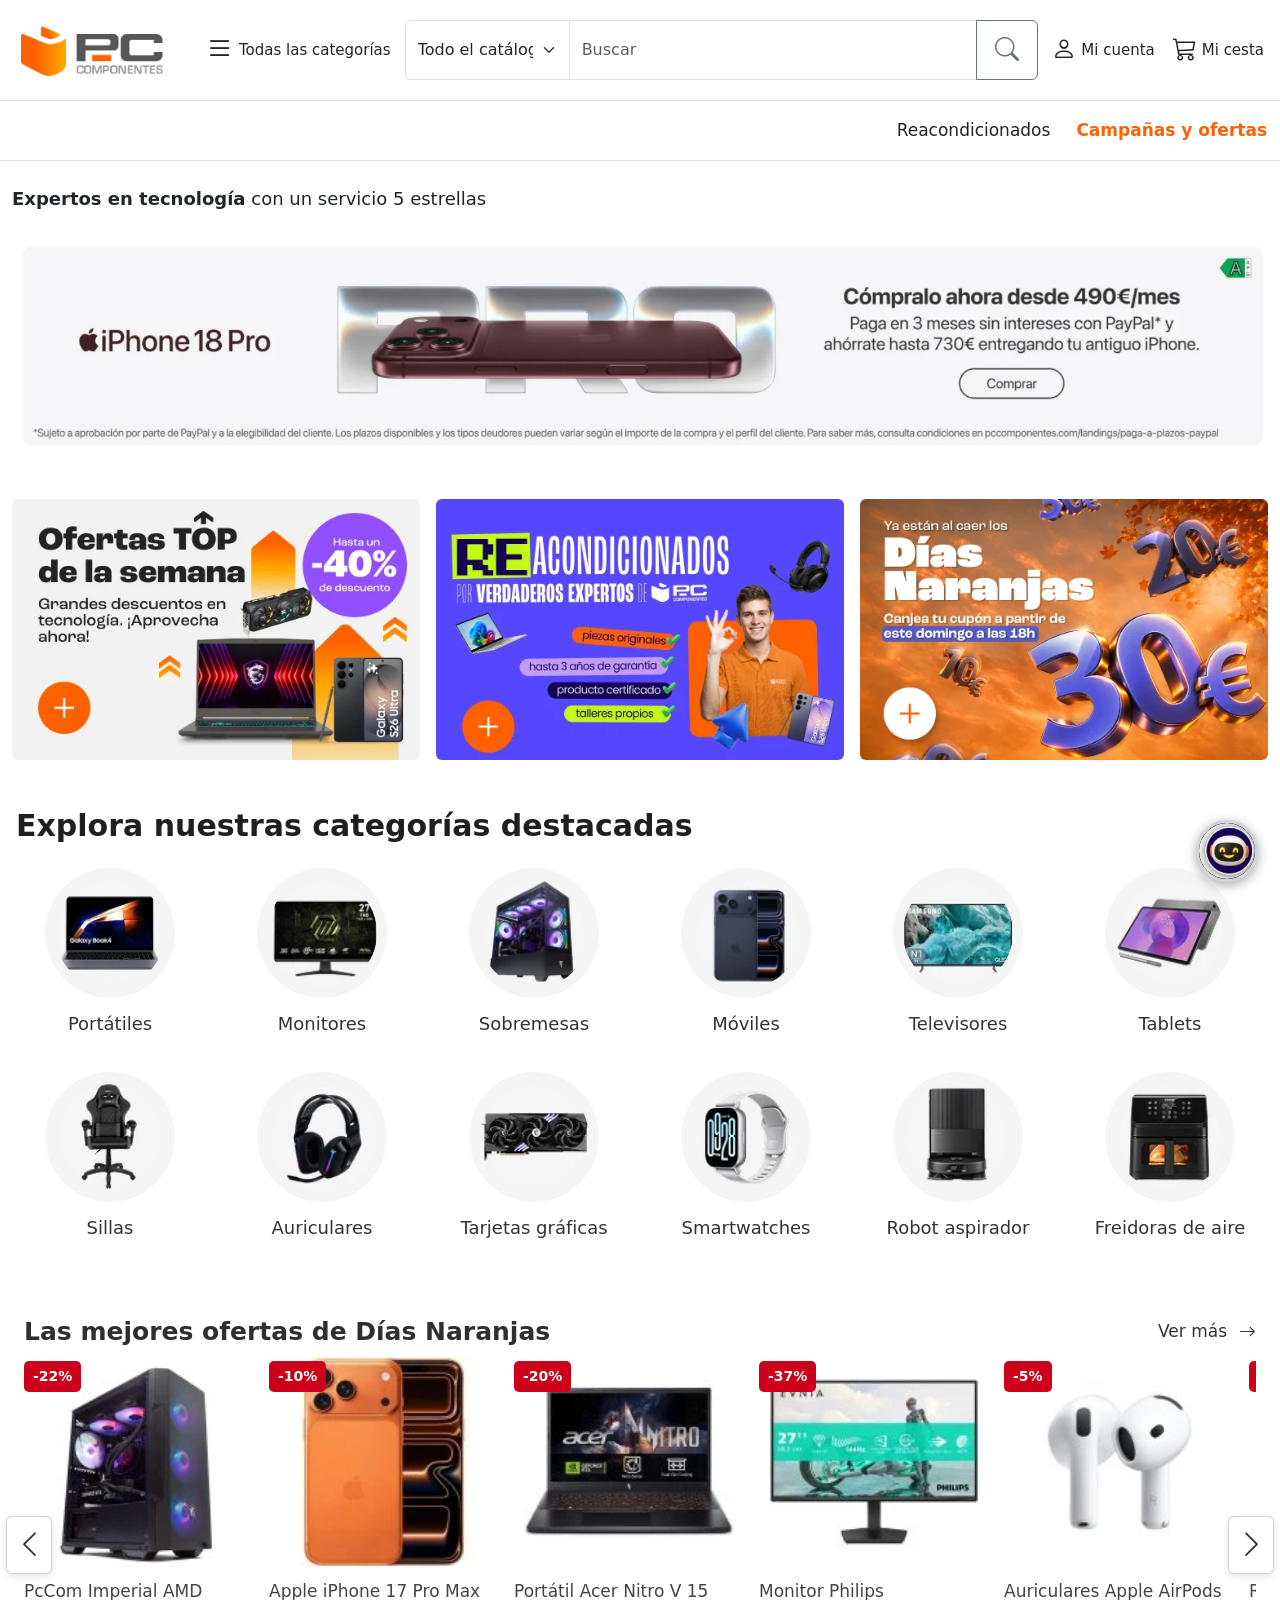
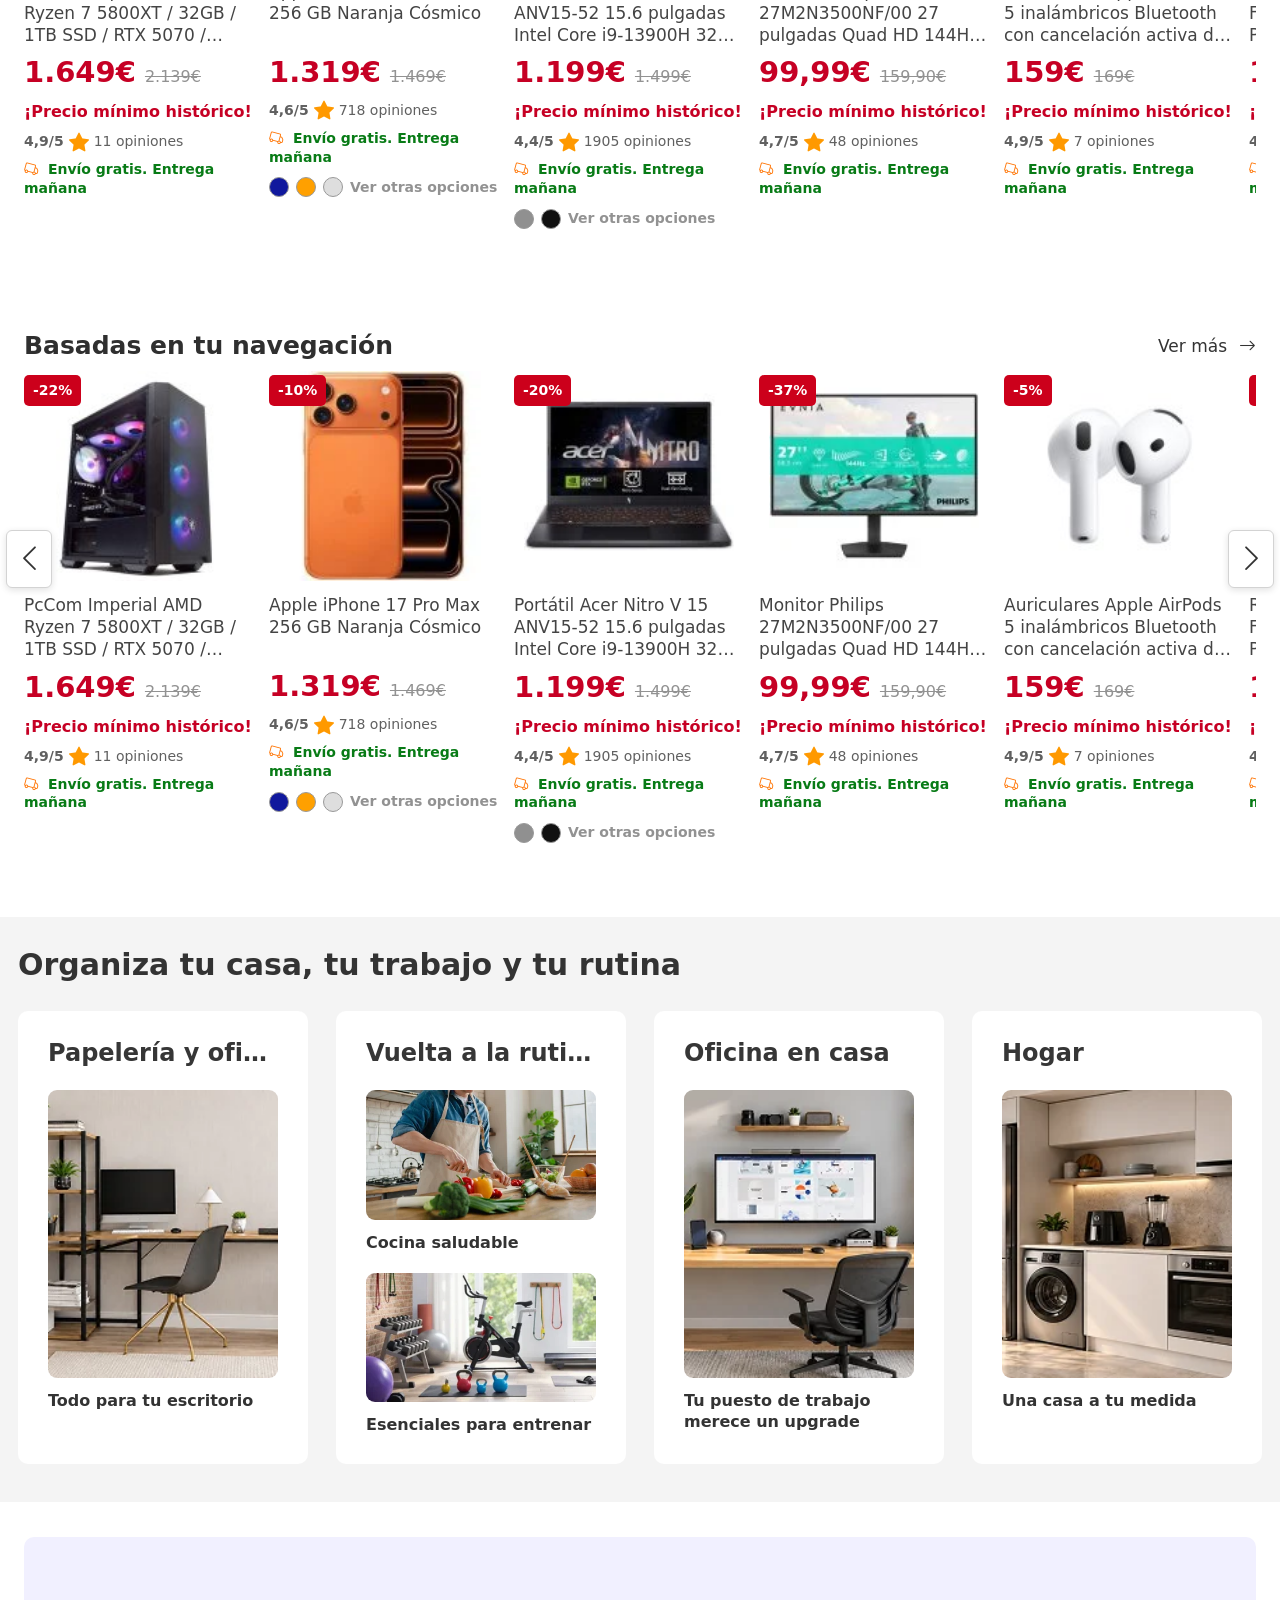
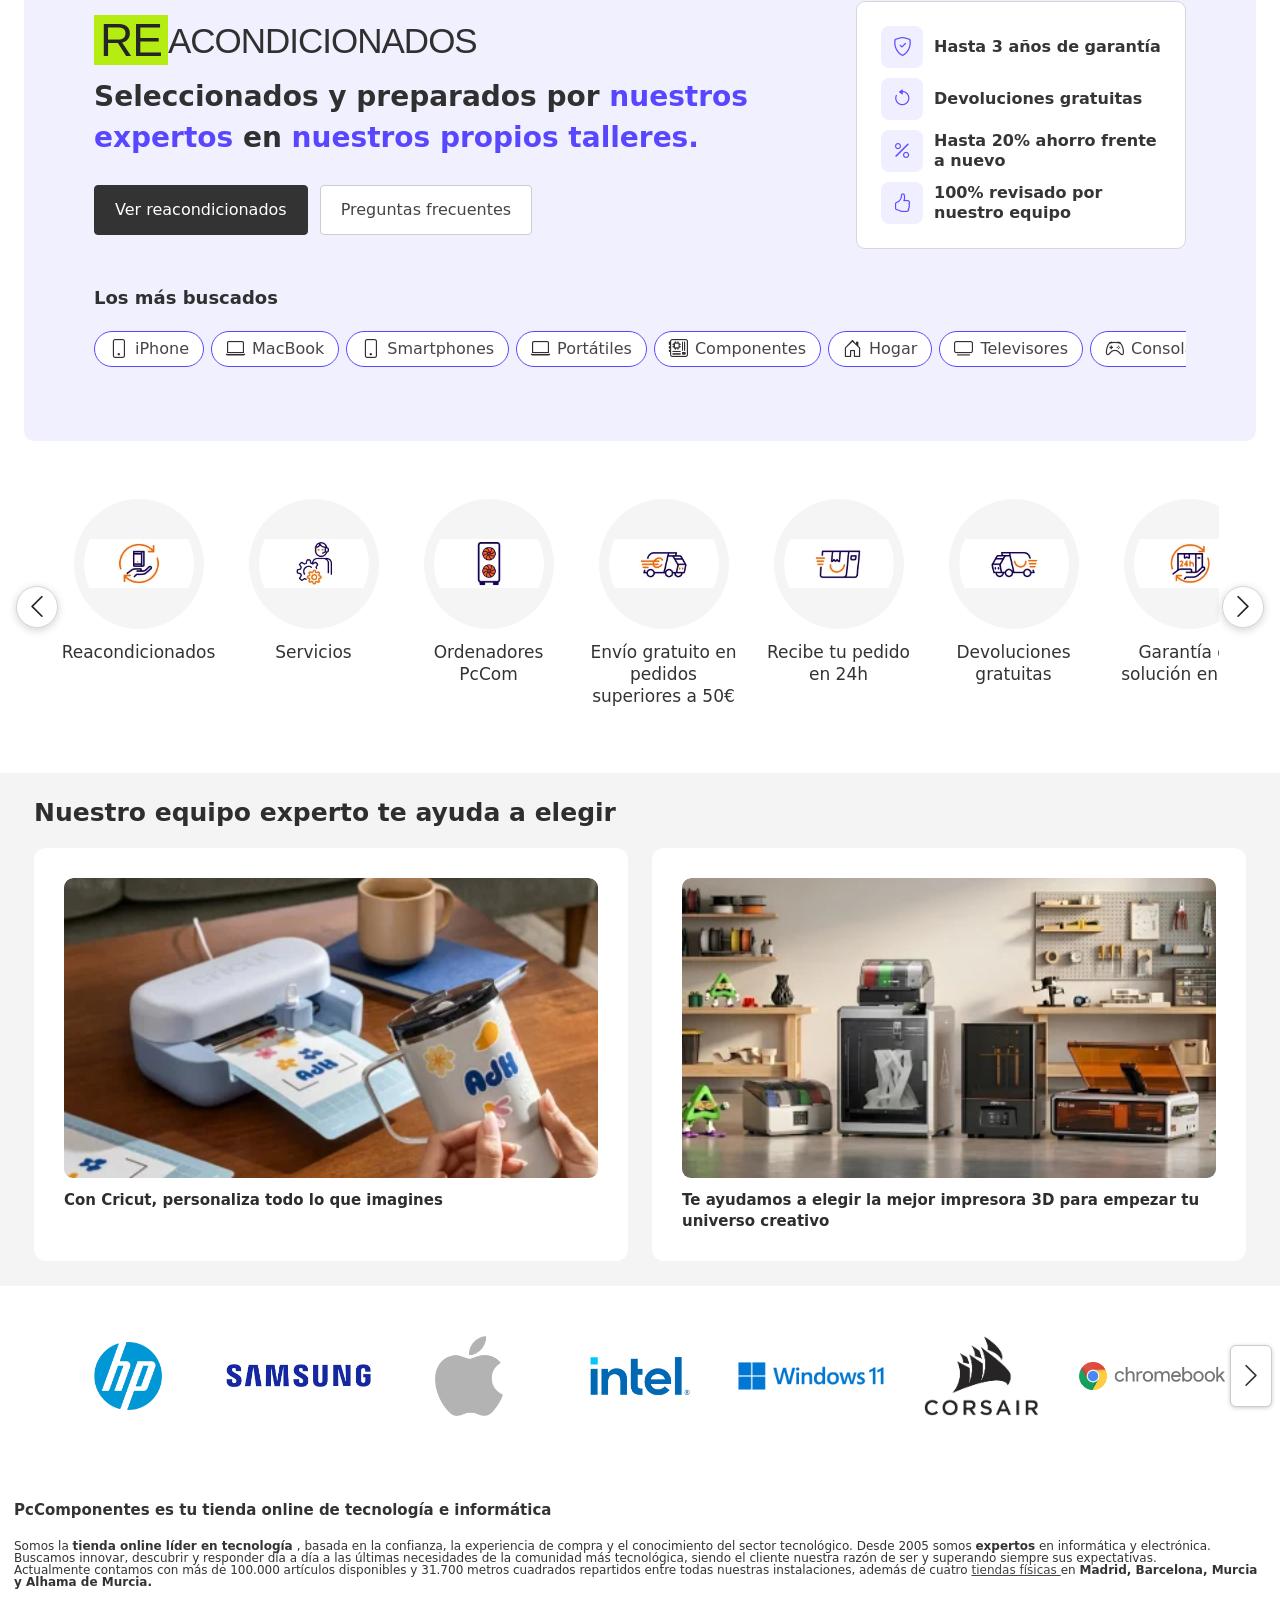
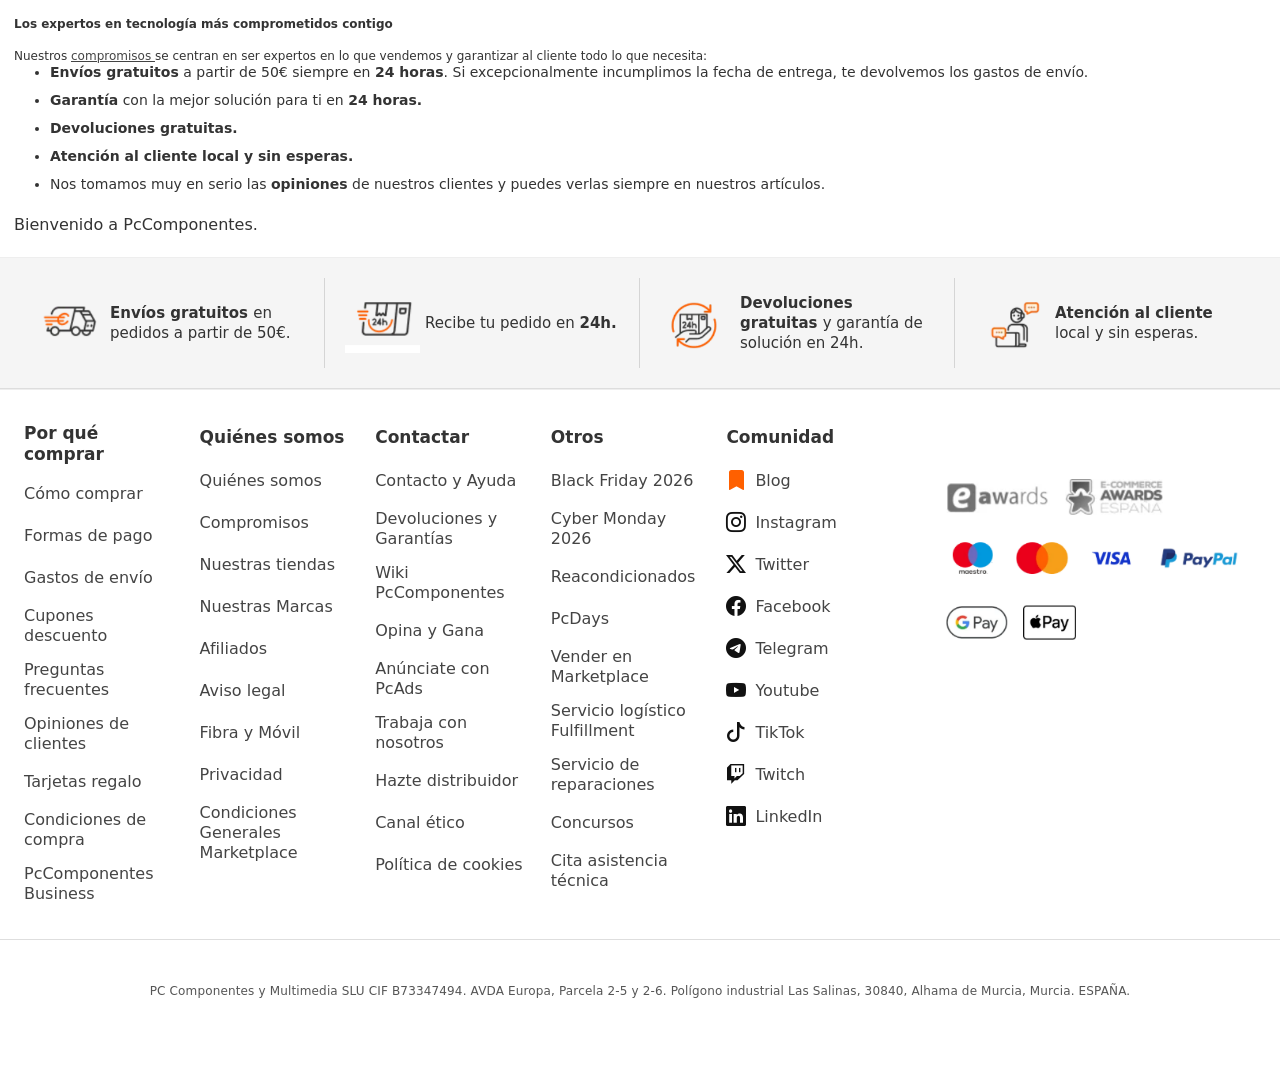
<file: index.html>
<!DOCTYPE html>
<html lang="es">

<head>
    <meta charset="UTF-8">

    <meta name="viewport" content="width=device-width, initial-scale=1.0">

    <title>TRABAJO_PC_COMPONENTES_BONI</title>

    <!-- Bootstrap -->
    <link rel="stylesheet" href="bootstrap/css/bootstrap.min.css">

    <!-- Iconos de Bootstrap -->
    <link rel="stylesheet" href="bootstrap-icons-1.13.1/font/bootstrap-icons.min.css">

    <!-- CSS personalizado -->
    <link rel="stylesheet" href="css/estilos.css">
</head>

<body>

    <!-- ==================================================
         CABECERA
         ================================================== -->

    <header class="sticky-top cabecera-fija">

        <nav class="navbar bg-white border-bottom py-3">

            <div class="container-fluid contenedor-header">

                <!-- ==================================================
     LOGOTIPO
     En tablet aparece el logotipo completo.
     En móvil aparece únicamente el símbolo naranja.
     ================================================== -->

                <a class="navbar-brand logo-contenedor" href="#" onclick="return false;">
                    <!-- Logotipo completo para tablet y ordenador -->

                    <img src="imagenes/Logo_1.png" alt="Logo de PcComponentes" class="logo-completo d-none d-md-block">


                    <!-- Símbolo naranja solamente para móvil -->

                    <span class="logo-movil-contenedor d-md-none">

                        <img src="imagenes/Logo_1.png" alt="PcComponentes" class="logo-movil">

                    </span>
                </a>


                <!-- ==================================================
     BOTÓN DEL MENÚ DESPLEGABLE
     Aparece a la derecha del logotipo en tablet y móvil.
     ================================================== -->

                <button class="btn boton-menu d-xl-none" type="button" data-bs-toggle="offcanvas"
                    data-bs-target="#menuCategorias" aria-controls="menuCategorias" aria-label="Abrir categorías">
                    <i class="bi bi-list fs-2"></i>
                </button>


                <!-- Botón de categorías en ordenador -->

                <button class="btn boton-categorias text-nowrap d-none d-xl-flex" type="button"
                    data-bs-toggle="offcanvas" data-bs-target="#menuCategorias" aria-controls="menuCategorias">
                    <i class="bi bi-list fs-3"></i>

                    <span>Todas las categorías</span>
                </button>


                <!-- Buscador -->

                <form class="input-group buscador" role="search" onsubmit="return false;">
                    <select class="form-select selector-catalogo d-none d-xl-block"
                        aria-label="Seleccionar parte del catálogo">
                        <option selected>Todo el catálogo</option>

                        <option value="1">
                            Reacondicionados
                        </option>
                    </select>

                    <input class="form-control" type="search" placeholder="Buscar" aria-label="Buscar">

                    <button class="btn btn-outline-secondary boton-lupa" type="submit" aria-label="Realizar búsqueda">
                        <i class="bi bi-search fs-4"></i>
                    </button>
                </form>


                <!-- Buscar con IA -->

                <button class="btn btn-outline-secondary boton-ia text-nowrap d-none d-xl-flex" type="button">
                    <i class="bi bi-stars icono-ia"></i>

                    <span>Buscar con IA</span>
                </button>


                <!-- Mi cuenta -->

                <a class="nav-link enlace-navegacion" href="#" onclick="return false;">
                    <i class="bi bi-person fs-4"></i>

                    <span class="d-none d-xl-inline">
                        Mi cuenta
                    </span>
                </a>


                <!-- Mi cesta -->
                <a class="nav-link enlace-navegacion" href="3_Práctica_2_Formularios/formulario_Contratacion.html">

                    <i class="bi bi-cart3 fs-4"></i>

                    <span class="badge rounded-pill bg-danger contador-cesta d-none">
                        0
                    </span>

                    <span class="d-none d-xl-inline">
                        Mi cesta
                    </span>
                </a>

            </div>

        </nav>

    </header>


    <!-- ==================================================
         MENÚ LATERAL DE CATEGORÍAS
         ================================================== -->

    <div class="offcanvas offcanvas-start offcanvas-categorias" tabindex="-1" id="menuCategorias"
        aria-labelledby="tituloCategorias">

        <div class="offcanvas-header menu-cabecera">

            <button type="button" class="btn-close" data-bs-dismiss="offcanvas" aria-label="Cerrar"></button>

        </div>


        <div class="offcanvas-body menu-cuerpo">

            <!-- Parte superior fija -->

            <div class="menu-superior">

                <button type="button" class="opcion-ofertas">
                    <span>Campañas y ofertas</span>

                    <i class="bi bi-chevron-right"></i>
                </button>

                <hr class="linea-menu">

            </div>


            <!-- Parte del menú con desplazamiento -->

            <div class="menu-scroll">

                <h5 class="titulo-categorias" id="tituloCategorias">
                    Categorías
                </h5>


                <ul class="lista-categorias">

                    <!-- Componentes -->

                    <li>
                        <button type="button" class="opcion-categoria">
                            <span class="contenido-categoria">

                                <i class="bi bi-cpu"></i>

                                <span>Componentes</span>

                            </span>

                            <i class="bi bi-chevron-right flecha"></i>
                        </button>
                    </li>


                    <!-- Ordenadores -->

                    <li>
                        <button type="button" class="opcion-categoria">
                            <span class="contenido-categoria">

                                <i class="bi bi-pc-display"></i>

                                <span>Ordenadores</span>

                            </span>

                            <i class="bi bi-chevron-right flecha"></i>
                        </button>
                    </li>


                    <!-- Periféricos -->

                    <li>
                        <button type="button" class="opcion-categoria">
                            <span class="contenido-categoria">

                                <i class="bi bi-mouse"></i>

                                <span>Periféricos</span>

                            </span>

                            <i class="bi bi-chevron-right flecha"></i>
                        </button>
                    </li>


                    <!-- Consolas y videojuegos -->

                    <li>
                        <button type="button" class="opcion-categoria">
                            <span class="contenido-categoria">

                                <i class="bi bi-controller"></i>

                                <span>Consolas y videojuegos</span>

                            </span>

                            <i class="bi bi-chevron-right flecha"></i>
                        </button>
                    </li>


                    <!-- Móviles y tablets -->

                    <li>
                        <button type="button" class="opcion-categoria">
                            <span class="contenido-categoria">

                                <i class="bi bi-phone"></i>

                                <span>Móviles y tablets</span>

                            </span>

                            <i class="bi bi-chevron-right flecha"></i>
                        </button>
                    </li>


                    <!-- Televisores -->

                    <li>
                        <button type="button" class="opcion-categoria">
                            <span class="contenido-categoria">

                                <i class="bi bi-tv"></i>

                                <span>Televisores</span>

                            </span>

                            <i class="bi bi-chevron-right flecha"></i>
                        </button>
                    </li>


                    <!-- Electrodomésticos -->

                    <li>
                        <button type="button" class="opcion-categoria">
                            <span class="contenido-categoria">

                                <i class="bi bi-door-closed"></i>

                                <span>Electrodomésticos</span>

                            </span>

                            <i class="bi bi-chevron-right flecha"></i>
                        </button>
                    </li>


                    <!-- Domótica -->

                    <li>
                        <button type="button" class="opcion-categoria">
                            <span class="contenido-categoria">

                                <i class="bi bi-house-gear"></i>

                                <span>Domótica y smarthome</span>

                            </span>

                            <i class="bi bi-chevron-right flecha"></i>
                        </button>
                    </li>


                    <!-- Hogar -->

                    <li>
                        <button type="button" class="opcion-categoria">
                            <span class="contenido-categoria">

                                <i class="bi bi-house-door"></i>

                                <span>Hogar</span>

                            </span>

                            <i class="bi bi-chevron-right flecha"></i>
                        </button>
                    </li>


                    <!-- Belleza y salud -->

                    <li>
                        <button type="button" class="opcion-categoria">
                            <span class="contenido-categoria">

                                <i class="bi bi-heart-pulse"></i>

                                <span>Belleza y salud</span>

                            </span>

                            <i class="bi bi-chevron-right flecha"></i>
                        </button>
                    </li>


                    <!-- Sonido -->

                    <li>
                        <button type="button" class="opcion-categoria">
                            <span class="contenido-categoria">

                                <i class="bi bi-headphones"></i>

                                <span>Sonido</span>

                            </span>

                            <i class="bi bi-chevron-right flecha"></i>
                        </button>
                    </li>


                    <!-- Smartwatches -->

                    <li>
                        <button type="button" class="opcion-categoria">
                            <span class="contenido-categoria">

                                <i class="bi bi-smartwatch"></i>

                                <span>Smartwatches y wearables</span>

                            </span>

                            <i class="bi bi-chevron-right flecha"></i>
                        </button>
                    </li>


                    <!-- Fotografía -->

                    <li>
                        <button type="button" class="opcion-categoria">
                            <span class="contenido-categoria">

                                <i class="bi bi-camera"></i>

                                <span>Fotografía</span>

                            </span>

                            <i class="bi bi-chevron-right flecha"></i>
                        </button>
                    </li>


                    <!-- Movilidad urbana -->

                    <li>
                        <button type="button" class="opcion-categoria">
                            <span class="contenido-categoria">

                                <i class="bi bi-scooter"></i>

                                <span>Movilidad urbana</span>

                            </span>

                            <i class="bi bi-chevron-right flecha"></i>
                        </button>
                    </li>


                    <!-- Juguetes y juegos -->

                    <li>
                        <button type="button" class="opcion-categoria">
                            <span class="contenido-categoria">

                                <i class="bi bi-star"></i>

                                <span>Juguetes y juegos</span>

                            </span>

                            <i class="bi bi-chevron-right flecha"></i>
                        </button>
                    </li>


                    <!-- Productos reacondicionados -->

                    <li>
                        <button type="button" class="opcion-categoria">
                            <span class="contenido-categoria">

                                <i class="bi bi-arrow-repeat"></i>

                                <span>Productos Reacondicionados</span>

                            </span>

                            <i class="bi bi-chevron-right flecha"></i>
                        </button>
                    </li>

                </ul>


                <!-- Segundo apartado -->

                <hr class="linea-trending">


                <h5 class="titulo-trending">
                    Trending
                </h5>


                <ul class="lista-trending">

                    <li>
                        <button type="button" class="opcion-trending opcion-configurador">
                            <span>Configurador PCs</span>

                            <span class="etiqueta-recomendado">
                                Te recomendamos
                            </span>
                        </button>
                    </li>


                    <li>
                        <button type="button" class="opcion-trending">
                            Servicios
                        </button>
                    </li>


                    <li>
                        <button type="button" class="opcion-trending">
                            Reacondicionados
                        </button>
                    </li>


                    <li>
                        <button type="button" class="opcion-trending">
                            Nuestras tiendas
                        </button>
                    </li>


                    <li>
                        <button type="button" class="opcion-trending">
                            Espacio Apple
                        </button>
                    </li>


                    <li>
                        <button type="button" class="opcion-trending">
                            Empresas y profesionales
                        </button>
                    </li>

                </ul>

            </div>

        </div>

    </div>


    <!-- ==================================================
         CONTENIDO PRINCIPAL
         ================================================== -->

    <main>

        <!-- Franja superior -->

        <section class="border-bottom bg-white">

            <div class="container-fluid">

                <div class="d-flex justify-content-end align-items-center gap-4 py-3">

                    <button type="button" class="btn btn-link text-dark text-decoration-none p-0 boton-superior">
                        Reacondicionados
                    </button>

                    <button type="button"
                        class="btn btn-link text-decoration-none p-0 fw-bold boton-superior texto-naranja">
                        Campañas y ofertas
                    </button>

                </div>

            </div>

        </section>


        <!-- Banner publicitario -->

        <section class="seccion-publicidad">

            <div class="container-fluid py-4">

                <p class="mb-4 texto-expertos">

                    <strong>Expertos en tecnología</strong>

                    <span>con un servicio 5 estrellas</span>

                </p>


                <div class="overflow-hidden rounded-4">

                    <a href="#" class="d-block enlace-publicidad" onclick="return false;"
                        aria-label="Ver oferta del iPhone 18 Pro">
                        <img src="imagenes/banner-iphone.png" class="img-fluid w-100 d-block imagen-publicidad"
                            alt="Oferta del iPhone 18 Pro">
                    </a>

                </div>

            </div>

        </section>


        <!-- Tres imágenes promocionales -->

        <div class="container-fluid my-2">

            <div class="row g-3">

                <div class="col-12 col-md-4">

                    <a href="#" onclick="return false;" class="d-block">
                        <img src="imagenes/img_cuerpo1.png" class="img-fluid rounded w-100" alt="Oferta del día 1">
                    </a>

                </div>


                <div class="col-12 col-md-4">

                    <a href="#" onclick="return false;" class="d-block">
                        <img src="imagenes/img_cuerpo2.png" class="img-fluid rounded w-100" alt="Oferta del día 2">
                    </a>

                </div>


                <div class="col-12 col-md-4">

                    <a href="#" onclick="return false;" class="d-block">
                        <img src="imagenes/img_cuerpo3.png" class="img-fluid rounded w-100" alt="Oferta del día 3">
                    </a>

                </div>

            </div>

        </div>
        <!-- ==================================================
             CATEGORÍAS DESTACADAS
             ================================================== -->

        <section class="container-fluid my-5 px-3">

            <h2 class="titulo-categorias mb-4">
                Explora nuestras categorías destacadas
            </h2>

            <div class="categorias-contenedor">

                <!-- Primer grupo de categorías -->

                <div class="grupo-categorias">

                    <a href="#" onclick="return false;" class="categoria-enlace">
                        <div class="categoria-card">

                            <img src="imagenes/Portatiles.png" class="categoria-imagen" alt="Portátiles">

                            <p class="categoria-nombre">
                                Portátiles
                            </p>

                        </div>
                    </a>


                    <a href="#" onclick="return false;" class="categoria-enlace">
                        <div class="categoria-card">

                            <img src="imagenes/Monitores.png" class="categoria-imagen" alt="Monitores">

                            <p class="categoria-nombre">
                                Monitores
                            </p>

                        </div>
                    </a>


                    <a href="#" onclick="return false;" class="categoria-enlace">
                        <div class="categoria-card">

                            <img src="imagenes/Sobremesas.png" class="categoria-imagen" alt="Ordenadores de sobremesa">

                            <p class="categoria-nombre">
                                Sobremesas
                            </p>

                        </div>
                    </a>


                    <a href="#" onclick="return false;" class="categoria-enlace">
                        <div class="categoria-card">

                            <img src="imagenes/Moviles.png" class="categoria-imagen" alt="Móviles">

                            <p class="categoria-nombre">
                                Móviles
                            </p>

                        </div>
                    </a>


                    <a href="#" onclick="return false;" class="categoria-enlace">
                        <div class="categoria-card">

                            <img src="imagenes/Televisores.png" class="categoria-imagen" alt="Televisores">

                            <p class="categoria-nombre">
                                Televisores
                            </p>

                        </div>
                    </a>


                    <a href="#" onclick="return false;" class="categoria-enlace">
                        <div class="categoria-card">

                            <img src="imagenes/Tablets.png" class="categoria-imagen" alt="Tablets">

                            <p class="categoria-nombre">
                                Tablets
                            </p>

                        </div>
                    </a>

                </div>


                <!-- Segundo grupo de categorías -->

                <div class="grupo-categorias">

                    <a href="#" onclick="return false;" class="categoria-enlace">
                        <div class="categoria-card">

                            <img src="imagenes/Sillas.png" class="categoria-imagen" alt="Sillas">

                            <p class="categoria-nombre">
                                Sillas
                            </p>

                        </div>
                    </a>


                    <a href="#" onclick="return false;" class="categoria-enlace">
                        <div class="categoria-card">

                            <img src="imagenes/Auriculares.png" class="categoria-imagen" alt="Auriculares">

                            <p class="categoria-nombre">
                                Auriculares
                            </p>

                        </div>
                    </a>


                    <a href="#" onclick="return false;" class="categoria-enlace">
                        <div class="categoria-card">

                            <img src="imagenes/Tarjetas_Gráficas.png" class="categoria-imagen" alt="Tarjetas gráficas">

                            <p class="categoria-nombre">
                                Tarjetas gráficas
                            </p>

                        </div>
                    </a>


                    <a href="#" onclick="return false;" class="categoria-enlace">
                        <div class="categoria-card">

                            <img src="imagenes/Smarwatches.png" class="categoria-imagen" alt="Smartwatches">

                            <p class="categoria-nombre">
                                Smartwatches
                            </p>

                        </div>
                    </a>


                    <a href="#" onclick="return false;" class="categoria-enlace">
                        <div class="categoria-card">

                            <img src="imagenes/Robot_Aspirador.png" class="categoria-imagen" alt="Robot aspirador">

                            <p class="categoria-nombre">
                                Robot aspirador
                            </p>

                        </div>
                    </a>


                    <a href="#" onclick="return false;" class="categoria-enlace">
                        <div class="categoria-card">

                            <img src="imagenes/Freidoreas_de_aire.png" class="categoria-imagen" alt="Freidoras de aire">

                            <p class="categoria-nombre">
                                Freidoras de aire
                            </p>

                        </div>
                    </a>

                </div>

            </div>

        </section>


        <!-- ==================================================
             LAS MEJORES OFERTAS DE DÍAS NARANJAS
             ================================================== -->

        <section class="seccion-ofertas-dias-naranjas">

            <div class="cabecera-ofertas">

                <h2 class="titulo-ofertas">
                    Las mejores ofertas de Días Naranjas
                </h2>

                <a href="#" onclick="return false;" class="enlace-ver-mas">
                    Ver más

                    <i class="bi bi-arrow-right" aria-hidden="true"></i>
                </a>

            </div>


            <div class="carrusel-ofertas">

                <!-- Flecha izquierda -->

                <button type="button" class="flecha-ofertas flecha-ofertas-izquierda"
                    aria-label="Ver productos anteriores" onclick="
                        document.getElementById('lista-ofertas').scrollBy({
                            left: -document.getElementById('lista-ofertas').clientWidth * 0.8,
                            behavior: 'smooth'
                        });
                    ">
                    <i class="bi bi-chevron-left"></i>
                </button>


                <div class="lista-ofertas" id="lista-ofertas">

                    <!-- Producto 1 -->

                    <a href="#" onclick="return false;" class="enlace-producto-oferta">
                        <article class="card tarjeta-producto-oferta">

                            <div class="contenedor-imagen-oferta">

                                <span class="descuento-oferta">
                                    -22%
                                </span>

                                <img src="imagenes/PcCom_Imperial_AMD_Ryzen_7.png" class="imagen-producto-oferta"
                                    alt="PcCom Imperial AMD Ryzen 7">

                            </div>


                            <div class="card-body cuerpo-producto-oferta">

                                <h3 class="nombre-producto-oferta">
                                    PcCom Imperial AMD Ryzen 7 5800XT /
                                    32GB / 1TB SSD / RTX 5070 /
                                    Windows 11 Home
                                </h3>


                                <div class="precios-producto-oferta">

                                    <span class="precio-actual-oferta">
                                        1.649€
                                    </span>

                                    <del class="precio-anterior-oferta">
                                        2.139€
                                    </del>

                                </div>


                                <p class="precio-minimo-oferta">
                                    ¡Precio mínimo histórico!
                                </p>


                                <p class="valoracion-producto-oferta">

                                    <strong>4,9/5</strong>

                                    <i class="bi bi-star-fill estrella-oferta"></i>

                                    <span>11 opiniones</span>

                                </p>


                                <p class="envio-producto-oferta">

                                    <i class="bi bi-truck icono-envio-oferta"></i>

                                    <span>Envío gratis. Entrega mañana</span>

                                </p>

                            </div>

                        </article>
                    </a>


                    <!-- Producto 2 -->

                    <a href="#" onclick="return false;" class="enlace-producto-oferta">
                        <article class="card tarjeta-producto-oferta">

                            <div class="contenedor-imagen-oferta">

                                <span class="descuento-oferta">
                                    -10%
                                </span>

                                <img src="imagenes/Apple_iPhone_17_Pro_Max_256.png" class="imagen-producto-oferta"
                                    alt="Apple iPhone 17 Pro Max naranja">

                            </div>


                            <div class="card-body cuerpo-producto-oferta">

                                <h3 class="nombre-producto-oferta">
                                    Apple iPhone 17 Pro Max 256 GB
                                    Naranja Cósmico
                                </h3>


                                <div class="precios-producto-oferta">

                                    <span class="precio-actual-oferta">
                                        1.319€
                                    </span>

                                    <del class="precio-anterior-oferta">
                                        1.469€
                                    </del>

                                </div>


                                <p class="valoracion-producto-oferta">

                                    <strong>4,6/5</strong>

                                    <i class="bi bi-star-fill estrella-oferta"></i>

                                    <span>718 opiniones</span>

                                </p>


                                <p class="envio-producto-oferta">

                                    <i class="bi bi-truck icono-envio-oferta"></i>

                                    <span>Envío gratis. Entrega mañana</span>

                                </p>


                                <div class="opciones-color-oferta" aria-label="Colores disponibles">
                                    <span class="color-oferta color-azul"></span>

                                    <span class="color-oferta color-naranja"></span>

                                    <span class="color-oferta color-gris"></span>

                                    <span class="texto-otras-opciones">
                                        Ver otras opciones
                                    </span>
                                </div>

                            </div>

                        </article>
                    </a>


                    <!-- Producto 3 -->

                    <a href="#" onclick="return false;" class="enlace-producto-oferta">
                        <article class="card tarjeta-producto-oferta">

                            <div class="contenedor-imagen-oferta">

                                <span class="descuento-oferta">
                                    -20%
                                </span>

                                <img src="imagenes/Portátil_Acer_Nitro_V15_IntelCore_i9.png"
                                    class="imagen-producto-oferta" alt="Portátil Acer Nitro V15">

                            </div>


                            <div class="card-body cuerpo-producto-oferta">

                                <h3 class="nombre-producto-oferta">
                                    Portátil Acer Nitro V 15 ANV15-52
                                    15.6 pulgadas Intel Core i9-13900H
                                    32GB 1TB SSD RTX 5060
                                </h3>


                                <div class="precios-producto-oferta">

                                    <span class="precio-actual-oferta">
                                        1.199€
                                    </span>

                                    <del class="precio-anterior-oferta">
                                        1.499€
                                    </del>

                                </div>


                                <p class="precio-minimo-oferta">
                                    ¡Precio mínimo histórico!
                                </p>


                                <p class="valoracion-producto-oferta">

                                    <strong>4,4/5</strong>

                                    <i class="bi bi-star-fill estrella-oferta"></i>

                                    <span>1905 opiniones</span>

                                </p>


                                <p class="envio-producto-oferta">

                                    <i class="bi bi-truck icono-envio-oferta"></i>

                                    <span>Envío gratis. Entrega mañana</span>

                                </p>


                                <div class="opciones-color-oferta">

                                    <span class="color-oferta color-gris-oscuro"></span>

                                    <span class="color-oferta color-negro"></span>

                                    <span class="texto-otras-opciones">
                                        Ver otras opciones
                                    </span>

                                </div>

                            </div>

                        </article>
                    </a>
                    <!-- Producto 4 -->

                    <a href="#" onclick="return false;" class="enlace-producto-oferta">
                        <article class="card tarjeta-producto-oferta">

                            <div class="contenedor-imagen-oferta">

                                <span class="descuento-oferta">
                                    -37%
                                </span>

                                <img src="imagenes/Monitor_Philips.png" class="imagen-producto-oferta"
                                    alt="Monitor Philips de 27 pulgadas">

                            </div>


                            <div class="card-body cuerpo-producto-oferta">

                                <h3 class="nombre-producto-oferta">
                                    Monitor Philips 27M2N3500NF/00
                                    27 pulgadas Quad HD 144Hz IPS
                                    HDR10 Smart MBR
                                </h3>


                                <div class="precios-producto-oferta">

                                    <span class="precio-actual-oferta">
                                        99,99€
                                    </span>

                                    <del class="precio-anterior-oferta">
                                        159,90€
                                    </del>

                                </div>


                                <p class="precio-minimo-oferta">
                                    ¡Precio mínimo histórico!
                                </p>


                                <p class="valoracion-producto-oferta">

                                    <strong>4,7/5</strong>

                                    <i class="bi bi-star-fill estrella-oferta"></i>

                                    <span>48 opiniones</span>

                                </p>


                                <p class="envio-producto-oferta">

                                    <i class="bi bi-truck icono-envio-oferta"></i>

                                    <span>Envío gratis. Entrega mañana</span>

                                </p>

                            </div>

                        </article>
                    </a>


                    <!-- Producto 5 -->

                    <a href="#" onclick="return false;" class="enlace-producto-oferta">
                        <article class="card tarjeta-producto-oferta">

                            <div class="contenedor-imagen-oferta">

                                <span class="descuento-oferta">
                                    -5%
                                </span>

                                <img src="imagenes/Auriculares_Apple_AirPods_5_inalámbricos.png"
                                    class="imagen-producto-oferta" alt="Auriculares Apple AirPods 5 blancos">

                            </div>


                            <div class="card-body cuerpo-producto-oferta">

                                <h3 class="nombre-producto-oferta">
                                    Auriculares Apple AirPods 5
                                    inalámbricos Bluetooth con
                                    cancelación activa de ruido
                                </h3>


                                <div class="precios-producto-oferta">

                                    <span class="precio-actual-oferta">
                                        159€
                                    </span>

                                    <del class="precio-anterior-oferta">
                                        169€
                                    </del>

                                </div>


                                <p class="precio-minimo-oferta">
                                    ¡Precio mínimo histórico!
                                </p>


                                <p class="valoracion-producto-oferta">

                                    <strong>4,9/5</strong>

                                    <i class="bi bi-star-fill estrella-oferta"></i>

                                    <span>7 opiniones</span>

                                </p>


                                <p class="envio-producto-oferta">

                                    <i class="bi bi-truck icono-envio-oferta"></i>

                                    <span>Envío gratis. Entrega mañana</span>

                                </p>

                            </div>

                        </article>
                    </a>


                    <!-- Producto 6 -->

                    <a href="#" onclick="return false;" class="enlace-producto-oferta">
                        <article class="card tarjeta-producto-oferta">

                            <div class="contenedor-imagen-oferta">

                                <span class="descuento-oferta">
                                    -20%
                                </span>

                                <img src="imagenes/Robot_Aspirador_Fregasuelos_Dreame_D20_Pro_Plus_Kit.png"
                                    class="imagen-producto-oferta" alt="Robot aspirador Dreame D20 Pro Plus">

                            </div>


                            <div class="card-body cuerpo-producto-oferta">

                                <h3 class="nombre-producto-oferta">
                                    Robot Aspirador y Fregasuelos
                                    Dreame D20 Pro Plus Kit con
                                    Autovaciado y Navegación Láser
                                </h3>


                                <div class="precios-producto-oferta">

                                    <span class="precio-actual-oferta">
                                        199€
                                    </span>

                                    <del class="precio-anterior-oferta">
                                        249,01€
                                    </del>

                                </div>


                                <p class="precio-minimo-oferta">
                                    ¡Precio mínimo histórico!
                                </p>


                                <p class="valoracion-producto-oferta">

                                    <strong>4,5/5</strong>

                                    <i class="bi bi-star-fill estrella-oferta"></i>

                                    <span>11 opiniones</span>

                                </p>


                                <p class="envio-producto-oferta">

                                    <i class="bi bi-truck icono-envio-oferta"></i>

                                    <span>Envío gratis. Entrega mañana</span>

                                </p>

                            </div>

                        </article>
                    </a>


                    <!-- Producto 7 -->

                    <a href="#" onclick="return false;" class="enlace-producto-oferta">
                        <article class="card tarjeta-producto-oferta">

                            <div class="contenedor-imagen-oferta">

                                <span class="descuento-oferta">
                                    -34%
                                </span>

                                <img src="imagenes/Xiaomi_Electric_Scooter5Max_Patinete_Electrico.png"
                                    class="imagen-producto-oferta"
                                    alt="Patinete eléctrico Xiaomi Electric Scooter 5 Max">

                            </div>


                            <div class="card-body cuerpo-producto-oferta">

                                <span class="etiqueta-recomendado-oferta">
                                    Recomendado
                                </span>


                                <h3 class="nombre-producto-oferta">
                                    Xiaomi Electric Scooter 5 Max
                                    Patinete Eléctrico 400W
                                    10 pulgadas Negro
                                </h3>


                                <div class="precios-producto-oferta">

                                    <span class="precio-actual-oferta">
                                        393€
                                    </span>

                                    <del class="precio-anterior-oferta">
                                        599,99€
                                    </del>

                                </div>


                                <p class="precio-minimo-oferta">
                                    ¡Precio mínimo histórico!
                                </p>


                                <p class="valoracion-producto-oferta">

                                    <strong>4,5/5</strong>

                                    <i class="bi bi-star-fill estrella-oferta"></i>

                                    <span>203 opiniones</span>

                                </p>


                                <p class="envio-producto-oferta">

                                    <i class="bi bi-truck icono-envio-oferta"></i>

                                    <span>Envío gratis. Entrega mañana</span>

                                </p>

                            </div>

                        </article>
                    </a>


                    <!-- Producto 8 -->

                    <a href="#" onclick="return false;" class="enlace-producto-oferta">
                        <article class="card tarjeta-producto-oferta">

                            <div class="contenedor-imagen-oferta">

                                <span class="descuento-oferta">
                                    -37%
                                </span>

                                <img src="imagenes/Apple_Watch_Ultra_2_GPS_Cellelar_49mm.png"
                                    class="imagen-producto-oferta" alt="Apple Watch Ultra 2 con correa verde">

                            </div>


                            <div class="card-body cuerpo-producto-oferta">

                                <h3 class="nombre-producto-oferta">
                                    Apple Watch Ultra 2 GPS +
                                    Cellular 49mm Caja Negra Titanio
                                    con Correa Alpine Loop
                                </h3>


                                <div class="precios-producto-oferta">

                                    <span class="precio-actual-oferta">
                                        689€
                                    </span>

                                    <del class="precio-anterior-oferta">
                                        1.099€
                                    </del>

                                </div>


                                <p class="precio-minimo-oferta">
                                    ¡Precio mínimo histórico!
                                </p>


                                <p class="valoracion-producto-oferta">

                                    <strong>4,7/5</strong>

                                    <i class="bi bi-star-fill estrella-oferta"></i>

                                    <span>74 opiniones</span>

                                </p>


                                <p class="envio-producto-oferta">

                                    <i class="bi bi-truck icono-envio-oferta"></i>

                                    <span>Envío gratis. Entrega mañana</span>

                                </p>


                                <div class="opciones-color-oferta">

                                    <span class="color-oferta color-negro"></span>

                                    <span class="color-oferta color-gris"></span>

                                    <span class="texto-otras-opciones">
                                        Ver otras opciones
                                    </span>

                                </div>

                            </div>

                        </article>
                    </a>

                </div>


                <!-- Flecha derecha -->

                <button type="button" class="flecha-ofertas flecha-ofertas-derecha" aria-label="Ver más productos"
                    onclick="
                        document.getElementById('lista-ofertas').scrollBy({
                            left: document.getElementById('lista-ofertas').clientWidth * 0.8,
                            behavior: 'smooth'
                        });
                    ">
                    <i class="bi bi-chevron-right"></i>
                </button>

            </div>

        </section>


        <!-- ==================================================
             PRODUCTOS BASADOS EN TU NAVEGACIÓN
             ================================================== -->

        <section class="seccion-ofertas-dias-naranjas">

            <div class="cabecera-ofertas">

                <h2 class="titulo-ofertas">
                    Basadas en tu navegación
                </h2>

                <a href="#" onclick="return false;" class="enlace-ver-mas">
                    Ver más

                    <i class="bi bi-arrow-right" aria-hidden="true"></i>
                </a>

            </div>


            <div class="carrusel-ofertas">

                <!-- Flecha izquierda -->

                <button type="button" class="flecha-ofertas flecha-ofertas-izquierda"
                    aria-label="Ver productos anteriores" onclick="
                        document.getElementById('lista-navegacion').scrollBy({
                            left: -document.getElementById('lista-navegacion').clientWidth * 0.8,
                            behavior: 'smooth'
                        });
                    ">
                    <i class="bi bi-chevron-left"></i>
                </button>


                <div class="lista-ofertas" id="lista-navegacion">

                    <!-- Producto 1 -->

                    <a href="#" onclick="return false;" class="enlace-producto-oferta">
                        <article class="card tarjeta-producto-oferta">

                            <div class="contenedor-imagen-oferta">

                                <span class="descuento-oferta">
                                    -22%
                                </span>

                                <img src="imagenes/PcCom_Imperial_AMD_Ryzen_7.png" class="imagen-producto-oferta"
                                    alt="PcCom Imperial AMD Ryzen 7">

                            </div>


                            <div class="card-body cuerpo-producto-oferta">

                                <h3 class="nombre-producto-oferta">
                                    PcCom Imperial AMD Ryzen 7 5800XT /
                                    32GB / 1TB SSD / RTX 5070 /
                                    Windows 11 Home
                                </h3>


                                <div class="precios-producto-oferta">

                                    <span class="precio-actual-oferta">
                                        1.649€
                                    </span>

                                    <del class="precio-anterior-oferta">
                                        2.139€
                                    </del>

                                </div>


                                <p class="precio-minimo-oferta">
                                    ¡Precio mínimo histórico!
                                </p>


                                <p class="valoracion-producto-oferta">

                                    <strong>4,9/5</strong>

                                    <i class="bi bi-star-fill estrella-oferta"></i>

                                    <span>11 opiniones</span>

                                </p>


                                <p class="envio-producto-oferta">

                                    <i class="bi bi-truck icono-envio-oferta"></i>

                                    <span>Envío gratis. Entrega mañana</span>

                                </p>

                            </div>

                        </article>
                    </a>


                    <!-- Producto 2 -->

                    <a href="#" onclick="return false;" class="enlace-producto-oferta">
                        <article class="card tarjeta-producto-oferta">

                            <div class="contenedor-imagen-oferta">

                                <span class="descuento-oferta">
                                    -10%
                                </span>

                                <img src="imagenes/Apple_iPhone_17_Pro_Max_256.png" class="imagen-producto-oferta"
                                    alt="Apple iPhone 17 Pro Max naranja">

                            </div>


                            <div class="card-body cuerpo-producto-oferta">

                                <h3 class="nombre-producto-oferta">
                                    Apple iPhone 17 Pro Max 256 GB
                                    Naranja Cósmico
                                </h3>


                                <div class="precios-producto-oferta">

                                    <span class="precio-actual-oferta">
                                        1.319€
                                    </span>

                                    <del class="precio-anterior-oferta">
                                        1.469€
                                    </del>

                                </div>


                                <p class="valoracion-producto-oferta">

                                    <strong>4,6/5</strong>

                                    <i class="bi bi-star-fill estrella-oferta"></i>

                                    <span>718 opiniones</span>

                                </p>


                                <p class="envio-producto-oferta">

                                    <i class="bi bi-truck icono-envio-oferta"></i>

                                    <span>Envío gratis. Entrega mañana</span>

                                </p>


                                <div class="opciones-color-oferta" aria-label="Colores disponibles">
                                    <span class="color-oferta color-azul"></span>

                                    <span class="color-oferta color-naranja"></span>

                                    <span class="color-oferta color-gris"></span>

                                    <span class="texto-otras-opciones">
                                        Ver otras opciones
                                    </span>
                                </div>

                            </div>

                        </article>
                    </a>


                    <!-- Producto 3 -->

                    <a href="#" onclick="return false;" class="enlace-producto-oferta">
                        <article class="card tarjeta-producto-oferta">

                            <div class="contenedor-imagen-oferta">

                                <span class="descuento-oferta">
                                    -20%
                                </span>

                                <img src="imagenes/Portátil_Acer_Nitro_V15_IntelCore_i9.png"
                                    class="imagen-producto-oferta" alt="Portátil Acer Nitro V15">

                            </div>


                            <div class="card-body cuerpo-producto-oferta">

                                <h3 class="nombre-producto-oferta">
                                    Portátil Acer Nitro V 15 ANV15-52
                                    15.6 pulgadas Intel Core i9-13900H
                                    32GB 1TB SSD RTX 5060
                                </h3>


                                <div class="precios-producto-oferta">

                                    <span class="precio-actual-oferta">
                                        1.199€
                                    </span>

                                    <del class="precio-anterior-oferta">
                                        1.499€
                                    </del>

                                </div>


                                <p class="precio-minimo-oferta">
                                    ¡Precio mínimo histórico!
                                </p>


                                <p class="valoracion-producto-oferta">

                                    <strong>4,4/5</strong>

                                    <i class="bi bi-star-fill estrella-oferta"></i>

                                    <span>1905 opiniones</span>

                                </p>


                                <p class="envio-producto-oferta">

                                    <i class="bi bi-truck icono-envio-oferta"></i>

                                    <span>Envío gratis. Entrega mañana</span>

                                </p>


                                <div class="opciones-color-oferta">

                                    <span class="color-oferta color-gris-oscuro"></span>

                                    <span class="color-oferta color-negro"></span>

                                    <span class="texto-otras-opciones">
                                        Ver otras opciones
                                    </span>

                                </div>

                            </div>

                        </article>
                    </a>
                    <!-- Producto 4 -->

                    <a href="#" onclick="return false;" class="enlace-producto-oferta">

                        <article class="card tarjeta-producto-oferta">

                            <div class="contenedor-imagen-oferta">

                                <span class="descuento-oferta">
                                    -37%
                                </span>

                                <img src="imagenes/Monitor_Philips.png" class="imagen-producto-oferta"
                                    alt="Monitor Philips de 27 pulgadas">

                            </div>

                            <div class="card-body cuerpo-producto-oferta">

                                <h3 class="nombre-producto-oferta">
                                    Monitor Philips 27M2N3500NF/00
                                    27 pulgadas Quad HD 144Hz IPS
                                    HDR10 Smart MBR
                                </h3>

                                <div class="precios-producto-oferta">

                                    <span class="precio-actual-oferta">
                                        99,99€
                                    </span>

                                    <del class="precio-anterior-oferta">
                                        159,90€
                                    </del>

                                </div>

                                <p class="precio-minimo-oferta">
                                    ¡Precio mínimo histórico!
                                </p>

                                <p class="valoracion-producto-oferta">

                                    <strong>4,7/5</strong>

                                    <i class="bi bi-star-fill estrella-oferta"></i>

                                    <span>48 opiniones</span>

                                </p>

                                <p class="envio-producto-oferta">

                                    <i class="bi bi-truck icono-envio-oferta"></i>

                                    <span>Envío gratis. Entrega mañana</span>

                                </p>

                            </div>

                        </article>

                    </a>


                    <!-- Producto 5 -->

                    <a href="#" onclick="return false;" class="enlace-producto-oferta">

                        <article class="card tarjeta-producto-oferta">

                            <div class="contenedor-imagen-oferta">

                                <span class="descuento-oferta">
                                    -5%
                                </span>

                                <img src="imagenes/Auriculares_Apple_AirPods_5_inalámbricos.png"
                                    class="imagen-producto-oferta" alt="Auriculares Apple AirPods 5 blancos">

                            </div>

                            <div class="card-body cuerpo-producto-oferta">

                                <h3 class="nombre-producto-oferta">
                                    Auriculares Apple AirPods 5
                                    inalámbricos Bluetooth con
                                    cancelación activa de ruido
                                </h3>

                                <div class="precios-producto-oferta">

                                    <span class="precio-actual-oferta">
                                        159€
                                    </span>

                                    <del class="precio-anterior-oferta">
                                        169€
                                    </del>

                                </div>

                                <p class="precio-minimo-oferta">
                                    ¡Precio mínimo histórico!
                                </p>

                                <p class="valoracion-producto-oferta">

                                    <strong>4,9/5</strong>

                                    <i class="bi bi-star-fill estrella-oferta"></i>

                                    <span>7 opiniones</span>

                                </p>

                                <p class="envio-producto-oferta">

                                    <i class="bi bi-truck icono-envio-oferta"></i>

                                    <span>Envío gratis. Entrega mañana</span>

                                </p>

                            </div>

                        </article>

                    </a>


                    <!-- Producto 6 -->

                    <a href="#" onclick="return false;" class="enlace-producto-oferta">

                        <article class="card tarjeta-producto-oferta">

                            <div class="contenedor-imagen-oferta">

                                <span class="descuento-oferta">
                                    -20%
                                </span>

                                <img src="imagenes/Robot_Aspirador_Fregasuelos_Dreame_D20_Pro_Plus_Kit.png"
                                    class="imagen-producto-oferta" alt="Robot aspirador Dreame D20 Pro Plus">

                            </div>

                            <div class="card-body cuerpo-producto-oferta">

                                <h3 class="nombre-producto-oferta">
                                    Robot Aspirador y Fregasuelos
                                    Dreame D20 Pro Plus Kit con
                                    Autovaciado y Navegación Láser
                                </h3>

                                <div class="precios-producto-oferta">

                                    <span class="precio-actual-oferta">
                                        199€
                                    </span>

                                    <del class="precio-anterior-oferta">
                                        249,01€
                                    </del>

                                </div>

                                <p class="precio-minimo-oferta">
                                    ¡Precio mínimo histórico!
                                </p>

                                <p class="valoracion-producto-oferta">

                                    <strong>4,5/5</strong>

                                    <i class="bi bi-star-fill estrella-oferta"></i>

                                    <span>11 opiniones</span>

                                </p>

                                <p class="envio-producto-oferta">

                                    <i class="bi bi-truck icono-envio-oferta"></i>

                                    <span>Envío gratis. Entrega mañana</span>

                                </p>

                            </div>

                        </article>

                    </a>


                    <!-- Producto 7 -->

                    <a href="#" onclick="return false;" class="enlace-producto-oferta">

                        <article class="card tarjeta-producto-oferta">

                            <div class="contenedor-imagen-oferta">

                                <span class="descuento-oferta">
                                    -34%
                                </span>

                                <img src="imagenes/Xiaomi_Electric_Scooter5Max_Patinete_Electrico.png"
                                    class="imagen-producto-oferta"
                                    alt="Patinete eléctrico Xiaomi Electric Scooter 5 Max">

                            </div>

                            <div class="card-body cuerpo-producto-oferta">

                                <span class="etiqueta-recomendado-oferta">
                                    Recomendado
                                </span>

                                <h3 class="nombre-producto-oferta">
                                    Xiaomi Electric Scooter 5 Max
                                    Patinete Eléctrico 400W
                                    10 pulgadas Negro
                                </h3>

                                <div class="precios-producto-oferta">

                                    <span class="precio-actual-oferta">
                                        393€
                                    </span>

                                    <del class="precio-anterior-oferta">
                                        599,99€
                                    </del>

                                </div>

                                <p class="precio-minimo-oferta">
                                    ¡Precio mínimo histórico!
                                </p>

                                <p class="valoracion-producto-oferta">

                                    <strong>4,5/5</strong>

                                    <i class="bi bi-star-fill estrella-oferta"></i>

                                    <span>203 opiniones</span>

                                </p>

                                <p class="envio-producto-oferta">

                                    <i class="bi bi-truck icono-envio-oferta"></i>

                                    <span>Envío gratis. Entrega mañana</span>

                                </p>

                            </div>

                        </article>

                    </a>


                    <!-- Producto 8 -->

                    <a href="#" onclick="return false;" class="enlace-producto-oferta">

                        <article class="card tarjeta-producto-oferta">

                            <div class="contenedor-imagen-oferta">

                                <span class="descuento-oferta">
                                    -37%
                                </span>

                                <img src="imagenes/Apple_Watch_Ultra_2_GPS_Cellelar_49mm.png"
                                    class="imagen-producto-oferta" alt="Apple Watch Ultra 2 con correa verde">

                            </div>

                            <div class="card-body cuerpo-producto-oferta">

                                <h3 class="nombre-producto-oferta">
                                    Apple Watch Ultra 2 GPS +
                                    Cellular 49mm Caja Negra Titanio
                                    con Correa Alpine Loop
                                </h3>

                                <div class="precios-producto-oferta">

                                    <span class="precio-actual-oferta">
                                        689€
                                    </span>

                                    <del class="precio-anterior-oferta">
                                        1.099€
                                    </del>

                                </div>

                                <p class="precio-minimo-oferta">
                                    ¡Precio mínimo histórico!
                                </p>

                                <p class="valoracion-producto-oferta">

                                    <strong>4,7/5</strong>

                                    <i class="bi bi-star-fill estrella-oferta"></i>

                                    <span>74 opiniones</span>

                                </p>

                                <p class="envio-producto-oferta">

                                    <i class="bi bi-truck icono-envio-oferta"></i>

                                    <span>Envío gratis. Entrega mañana</span>

                                </p>

                                <div class="opciones-color-oferta">

                                    <span class="color-oferta color-negro"></span>

                                    <span class="color-oferta color-gris"></span>

                                    <span class="texto-otras-opciones">
                                        Ver otras opciones
                                    </span>

                                </div>

                            </div>

                        </article>

                    </a>

                </div>


                <!-- Flecha derecha -->

                <button type="button" class="flecha-ofertas flecha-ofertas-derecha" aria-label="Ver más productos"
                    onclick="
                        document.getElementById('lista-navegacion').scrollBy({
                            left: document.getElementById('lista-navegacion').clientWidth * 0.8,
                            behavior: 'smooth'
                        });
                    ">
                    <i class="bi bi-chevron-right"></i>
                </button>

            </div>

        </section>


        <!-- ==================================================
             ORGANIZA TU CASA, TU TRABAJO Y TU RUTINA
             ================================================== -->

        <section class="seccion-organiza-rutina">

            <div class="container-fluid contenedor-organiza-rutina">

                <h2 class="titulo-organiza-rutina">
                    Organiza tu casa, tu trabajo y tu rutina
                </h2>
                <div class="carrusel-organiza-rutina">

                    <div class="rejilla-organiza-rutina" id="rejillaOrganizaRutina">

                        <!-- Aquí permanecen tus cuatro article actuales -->
                        <!-- Papelería y oficina -->

                        <article class="tarjeta-organiza-rutina">

                            <h3 class="titulo-tarjeta-organiza">
                                Papelería y oficina
                            </h3>

                            <a href="#" onclick="return false;" class="enlace-organiza-rutina">
                                <div class="contenedor-imagen-organiza">

                                    <img src="imagenes/Papeleria_y_oficina.png" class="imagen-organiza-rutina"
                                        alt="Escritorio para trabajar en casa">

                                </div>

                                <p class="texto-organiza-rutina">
                                    Todo para tu escritorio
                                </p>
                            </a>

                        </article>


                        <!-- Vuelta a la rutina -->

                        <article class="tarjeta-organiza-rutina tarjeta-organiza-doble">

                            <h3 class="titulo-tarjeta-organiza">
                                Vuelta a la rutina
                            </h3>

                            <a href="#" onclick="return false;" class="enlace-organiza-rutina enlace-organiza-pequeno">
                                <div class="contenedor-imagen-organiza contenedor-imagen-pequena">

                                    <img src="imagenes/Cocina_saludable.png" class="imagen-organiza-rutina"
                                        alt="Preparación de una comida saludable">

                                </div>

                                <p class="texto-organiza-rutina">
                                    Cocina saludable
                                </p>
                            </a>


                            <a href="#" onclick="return false;" class="enlace-organiza-rutina enlace-organiza-pequeno">
                                <div class="contenedor-imagen-organiza contenedor-imagen-pequena">

                                    <img src="imagenes/Esenciales_para_entrenar.png" class="imagen-organiza-rutina"
                                        alt="Material para entrenar en casa">

                                </div>

                                <p class="texto-organiza-rutina">
                                    Esenciales para entrenar
                                </p>
                            </a>

                        </article>


                        <!-- Oficina en casa -->

                        <article class="tarjeta-organiza-rutina">

                            <h3 class="titulo-tarjeta-organiza">
                                Oficina en casa
                            </h3>

                            <a href="#" onclick="return false;" class="enlace-organiza-rutina">
                                <div class="contenedor-imagen-organiza">

                                    <img src="imagenes/Oficina_en_casa.png" class="imagen-organiza-rutina"
                                        alt="Puesto de trabajo en casa">

                                </div>

                                <p class="texto-organiza-rutina">
                                    Tu puesto de trabajo merece un upgrade
                                </p>
                            </a>

                        </article>


                        <!-- Hogar -->

                        <article class="tarjeta-organiza-rutina">

                            <h3 class="titulo-tarjeta-organiza">
                                Hogar
                            </h3>

                            <a href="#" onclick="return false;" class="enlace-organiza-rutina">
                                <div class="contenedor-imagen-organiza">

                                    <img src="imagenes/Hogar.png" class="imagen-organiza-rutina"
                                        alt="Electrodomésticos para el hogar">

                                </div>

                                <p class="texto-organiza-rutina">
                                    Una casa a tu medida
                                </p>
                            </a>

                        </article>


                    </div>

                    <button type="button" class="flecha-organiza-rutina flecha-organiza-derecha"
                        aria-label="Ver la siguiente tarjeta" onclick="
            document.getElementById('rejillaOrganizaRutina').scrollBy({
                left: document.getElementById('rejillaOrganizaRutina').clientWidth / 3,
                behavior: 'smooth'
            });
        ">
                        <i class="bi bi-chevron-right"></i>
                    </button>

                </div>



            </div>

        </section>
        <!-- ==================================================
             PRESENTACIÓN DE REACONDICIONADOS
             ================================================== -->

        <section class="seccion-presentacion-reacondicionados">

            <div class="contenedor-presentacion-reacondicionados">

                <div class="fila-presentacion-reacondicionados">

                    <!-- Información principal -->

                    <div class="informacion-presentacion-reacondicionados">

                        <div class="logotipo-reacondicionados" aria-label="Reacondicionados">
                            <span class="silaba-reacondicionados">
                                RE
                            </span>

                            <span class="resto-logotipo-reacondicionados">
                                ACONDICIONADOS
                            </span>
                        </div>


                        <h2 class="titulo-presentacion-reacondicionados">

                            Seleccionados y preparados por

                            <span class="texto-morado-reacondicionados">
                                nuestros expertos
                            </span>

                            en

                            <span class="texto-morado-reacondicionados">
                                nuestros propios talleres.
                            </span>

                        </h2>


                        <div class="botones-presentacion-reacondicionados">

                            <a href="#" onclick="return false;" class="boton-ver-reacondicionados">
                                Ver reacondicionados
                            </a>

                            <a href="#" onclick="return false;" class="boton-preguntas-reacondicionados">
                                Preguntas frecuentes
                            </a>

                        </div>

                    </div>


                    <!-- Ventajas -->

                    <div class="cuadro-ventajas-reacondicionados">

                        <div class="ventaja-reacondicionados">

                            <span class="icono-ventaja-reacondicionados">
                                <i class="bi bi-shield-check"></i>
                            </span>

                            <p>
                                Hasta 3 años de garantía
                            </p>

                        </div>


                        <div class="ventaja-reacondicionados">

                            <span class="icono-ventaja-reacondicionados">
                                <i class="bi bi-arrow-counterclockwise"></i>
                            </span>

                            <p>
                                Devoluciones gratuitas
                            </p>

                        </div>


                        <div class="ventaja-reacondicionados">

                            <span class="icono-ventaja-reacondicionados">
                                <i class="bi bi-percent"></i>
                            </span>

                            <p>
                                Hasta 20% ahorro frente a nuevo
                            </p>

                        </div>


                        <div class="ventaja-reacondicionados">

                            <span class="icono-ventaja-reacondicionados">
                                <i class="bi bi-hand-thumbs-up"></i>
                            </span>

                            <p>
                                100% revisado por nuestro equipo
                            </p>

                        </div>

                    </div>

                </div>


                <!-- Productos más buscados -->

                <div class="zona-mas-buscados-reacondicionados">

                    <h3 class="titulo-mas-buscados-reacondicionados">
                        Los más buscados
                    </h3>


                    <div class="lista-mas-buscados-reacondicionados">

                        <a href="#" onclick="return false;" class="etiqueta-buscada-reacondicionados">
                            <i class="bi bi-phone"></i>

                            <span>iPhone</span>
                        </a>


                        <a href="#" onclick="return false;" class="etiqueta-buscada-reacondicionados">
                            <i class="bi bi-laptop"></i>

                            <span>MacBook</span>
                        </a>


                        <a href="#" onclick="return false;" class="etiqueta-buscada-reacondicionados">
                            <i class="bi bi-phone"></i>

                            <span>Smartphones</span>
                        </a>


                        <a href="#" onclick="return false;" class="etiqueta-buscada-reacondicionados">
                            <i class="bi bi-laptop"></i>

                            <span>Portátiles</span>
                        </a>


                        <a href="#" onclick="return false;" class="etiqueta-buscada-reacondicionados">
                            <i class="bi bi-motherboard"></i>

                            <span>Componentes</span>
                        </a>


                        <a href="#" onclick="return false;" class="etiqueta-buscada-reacondicionados">
                            <i class="bi bi-house-door"></i>

                            <span>Hogar</span>
                        </a>


                        <a href="#" onclick="return false;" class="etiqueta-buscada-reacondicionados">
                            <i class="bi bi-tv"></i>

                            <span>Televisores</span>
                        </a>


                        <a href="#" onclick="return false;" class="etiqueta-buscada-reacondicionados">
                            <i class="bi bi-controller"></i>

                            <span>Consolas</span>
                        </a>


                        <a href="#" onclick="return false;" class="etiqueta-buscada-reacondicionados">
                            <span>Ver más</span>
                        </a>

                    </div>

                </div>

            </div>

        </section>


        <!-- ==================================================
             CARRUSEL DE REACONDICIONADOS Y SERVICIOS
             ================================================== -->

        <section class="container-fluid my-5 px-3">

            <div class="carrusel-reacondicionados">

                <!-- Flecha izquierda -->

                <button type="button" class="flecha-reacondicionados flecha-izquierda"
                    aria-label="Ver elementos anteriores" onclick="
                        document.getElementById('lista-reacondicionados').scrollBy({
                            left: -document.getElementById('lista-reacondicionados').clientWidth * 0.8,
                            behavior: 'smooth'
                        });
                    ">
                    <i class="bi bi-chevron-left"></i>
                </button>


                <div class="lista-reacondicionados" id="lista-reacondicionados">

                    <!-- Reacondicionados -->

                    <a href="#" onclick="return false;" class="reacondicionado-enlace">
                        <div class="reacondicionado-card">

                            <img src="imagenes/reacondicionados.png" class="reacondicionado-imagen"
                                alt="Productos reacondicionados">

                            <p class="reacondicionado-nombre">
                                Reacondicionados
                            </p>

                        </div>
                    </a>


                    <!-- Servicios -->

                    <a href="#" onclick="return false;" class="reacondicionado-enlace">
                        <div class="reacondicionado-card">

                            <img src="imagenes/Servicios.png" class="reacondicionado-imagen"
                                alt="Servicios de PcComponentes">

                            <p class="reacondicionado-nombre">
                                Servicios
                            </p>

                        </div>
                    </a>


                    <!-- Ordenadores PcCom -->

                    <a href="#" onclick="return false;" class="reacondicionado-enlace">
                        <div class="reacondicionado-card">

                            <img src="imagenes/Ordenadores_PcCom.png" class="reacondicionado-imagen"
                                alt="Ordenadores PcCom">

                            <p class="reacondicionado-nombre">
                                Ordenadores PcCom
                            </p>

                        </div>
                    </a>


                    <!-- Envío gratuito -->

                    <a href="#" onclick="return false;" class="reacondicionado-enlace">
                        <div class="reacondicionado-card">

                            <img src="imagenes/Envio_gratuitos_en_pedidos_superiores_a_50€.png"
                                class="reacondicionado-imagen" alt="Envío gratuito en pedidos superiores a 50 euros">

                            <p class="reacondicionado-nombre">
                                Envío gratuito en pedidos superiores a 50€
                            </p>

                        </div>
                    </a>


                    <!-- Pedido en 24 horas -->

                    <a href="#" onclick="return false;" class="reacondicionado-enlace">
                        <div class="reacondicionado-card">

                            <img src="imagenes/Recibe_tu_pedido_en_24h.png" class="reacondicionado-imagen"
                                alt="Recibe tu pedido en 24 horas">

                            <p class="reacondicionado-nombre">
                                Recibe tu pedido en 24h
                            </p>

                        </div>
                    </a>


                    <!-- Devoluciones gratuitas -->

                    <a href="#" onclick="return false;" class="reacondicionado-enlace">
                        <div class="reacondicionado-card">

                            <img src="imagenes/Devoluciones_gratuitas.png" class="reacondicionado-imagen"
                                alt="Devoluciones gratuitas">

                            <p class="reacondicionado-nombre">
                                Devoluciones gratuitas
                            </p>

                        </div>
                    </a>


                    <!-- Garantía de solución -->

                    <a href="#" onclick="return false;" class="reacondicionado-enlace">
                        <div class="reacondicionado-card">

                            <img src="imagenes/Garantía_de_solución_en_24h.png" class="reacondicionado-imagen"
                                alt="Garantía de solución en 24 horas">

                            <p class="reacondicionado-nombre">
                                Garantía de solución en 24h
                            </p>

                        </div>
                    </a>

                </div>


                <!-- Flecha derecha -->

                <button type="button" class="flecha-reacondicionados flecha-derecha" aria-label="Ver más elementos"
                    onclick="
                        document.getElementById('lista-reacondicionados').scrollBy({
                            left: document.getElementById('lista-reacondicionados').clientWidth * 0.8,
                            behavior: 'smooth'
                        });
                    ">
                    <i class="bi bi-chevron-right"></i>
                </button>

            </div>

        </section>


        <!-- ==================================================
             NUESTRO EQUIPO EXPERTO
             ================================================== -->

        <section class="seccion-equipo-experto">

            <div class="container-fluid">

                <h2 class="titulo-equipo-experto">
                    Nuestro equipo experto te ayuda a elegir
                </h2>


                <div class="row row-cols-1 row-cols-md-2 g-4">

                    <!-- Tarjeta 1 -->

                    <div class="col">

                        <div class="card tarjeta-equipo h-100">

                            <a href="#" onclick="return false;" class="enlace-equipo">
                                <img src="imagenes/cricut.png" class="imagen-equipo"
                                    alt="Máquina Cricut para personalizar objetos">

                                <div class="card-body cuerpo-tarjeta-equipo">

                                    <h5 class="texto-equipo">
                                        Con Cricut, personaliza todo lo que imagines
                                    </h5>

                                </div>
                            </a>

                        </div>

                    </div>


                    <!-- Tarjeta 2 -->

                    <div class="col">

                        <div class="card tarjeta-equipo h-100">

                            <a href="#" onclick="return false;" class="enlace-equipo">
                                <img src="imagenes/Te_ayudamos_a_elegir.png" class="imagen-equipo"
                                    alt="Ayuda para elegir una impresora 3D">

                                <div class="card-body cuerpo-tarjeta-equipo">

                                    <h5 class="texto-equipo">
                                        Te ayudamos a elegir la mejor impresora
                                        3D para empezar tu universo creativo
                                    </h5>

                                </div>
                            </a>

                        </div>

                    </div>

                </div>

            </div>

        </section>
        <!-- ==================================================
             CARRUSEL HORIZONTAL DE MARCAS
             ================================================== -->

        <section class="seccion-marcas">

            <div class="lista-marcas" id="lista-marcas" onscroll="
                    const flechaIzquierda =
                        document.getElementById('flecha-marcas-izquierda');

                    if (this.scrollLeft > 5) {
                        flechaIzquierda.style.visibility = 'visible';
                        flechaIzquierda.disabled = false;
                    } else {
                        flechaIzquierda.style.visibility = 'hidden';
                        flechaIzquierda.disabled = true;
                    }
                ">

                <a href="#" onclick="return false;" class="marca">
                    <img src="imagenes/hp.png" alt="HP">
                </a>


                <a href="#" onclick="return false;" class="marca">
                    <img src="imagenes/samsum.png" alt="Samsung">
                </a>


                <a href="#" onclick="return false;" class="marca">
                    <img src="imagenes/manzana.png" alt="Apple">
                </a>


                <a href="#" onclick="return false;" class="marca">
                    <img src="imagenes/intel.png" alt="Intel">
                </a>


                <a href="#" onclick="return false;" class="marca">
                    <img src="imagenes/windows11.png" alt="Windows 11">
                </a>


                <a href="#" onclick="return false;" class="marca">
                    <img src="imagenes/corsair.png" alt="Corsair">
                </a>


                <a href="#" onclick="return false;" class="marca">
                    <img src="imagenes/chromebook.png" alt="Chromebook">
                </a>


                <a href="#" onclick="return false;" class="marca">
                    <img src="imagenes/logitech.png" alt="Logitech">
                </a>


                <a href="#" onclick="return false;" class="marca">
                    <img src="imagenes/azus.png" alt="Asus">
                </a>

            </div>


            <!-- Flecha izquierda -->

            <button type="button" id="flecha-marcas-izquierda" class="flecha-marcas flecha-marcas-izquierda"
                aria-label="Ver marcas anteriores" disabled onclick="
                    document.getElementById('lista-marcas').scrollBy({
                        left: -document.getElementById('lista-marcas').clientWidth * 0.8,
                        behavior: 'smooth'
                    });
                ">
                <i class="bi bi-chevron-left"></i>
            </button>


            <!-- Flecha derecha -->

            <button type="button" class="flecha-marcas flecha-marcas-derecha" aria-label="Ver más marcas" onclick="
                    document.getElementById('lista-marcas').scrollBy({
                        left: document.getElementById('lista-marcas').clientWidth * 0.8,
                        behavior: 'smooth'
                    });
                ">
                <i class="bi bi-chevron-right"></i>
            </button>

        </section>


        <!-- ==================================================
             INFORMACIÓN SOBRE PCCOMPONENTES
             ================================================== -->

        <section class="seccion-informacion-pccomponentes">

            <div class="contenedor-informacion-pccomponentes">

                <h2 class="titulo-informacion-pccomponentes">
                    PcComponentes es tu tienda online de tecnología
                    e informática
                </h2>


                <p class="texto-informacion-pccomponentes">

                    Somos la

                    <strong>
                        tienda online líder en tecnología
                    </strong>,

                    basada en la confianza, la experiencia de compra
                    y el conocimiento del sector tecnológico.

                    Desde 2005 somos

                    <strong>expertos</strong>

                    en informática y electrónica. Buscamos innovar,
                    descubrir y responder día a día a las últimas
                    necesidades de la comunidad más tecnológica,
                    siendo el cliente nuestra razón de ser y
                    superando siempre sus expectativas.

                </p>


                <p class="texto-informacion-pccomponentes">

                    Actualmente contamos con más de 100.000 artículos
                    disponibles y 31.700 metros cuadrados repartidos
                    entre todas nuestras instalaciones, además de
                    cuatro

                    <a href="#" onclick="return false;">
                        tiendas físicas
                    </a>

                    en

                    <strong>
                        Madrid, Barcelona, Murcia y Alhama de Murcia.
                    </strong>

                </p>


                <h3 class="subtitulo-informacion-pccomponentes">
                    Los expertos en tecnología más comprometidos contigo
                </h3>


                <p class="texto-informacion-pccomponentes">

                    Nuestros

                    <a href="#" onclick="return false;">
                        compromisos
                    </a>

                    se centran en ser expertos en lo que vendemos y
                    garantizar al cliente todo lo que necesita:

                </p>


                <ul class="lista-compromisos-pccomponentes">

                    <li>
                        <strong>Envíos gratuitos</strong>

                        a partir de 50€ siempre en

                        <strong>24 horas</strong>.

                        Si excepcionalmente incumplimos la fecha de
                        entrega, te devolvemos los gastos de envío.
                    </li>


                    <li>
                        <strong>Garantía</strong>

                        con la mejor solución para ti en

                        <strong>24 horas.</strong>
                    </li>


                    <li>
                        <strong>Devoluciones gratuitas.</strong>
                    </li>


                    <li>
                        <strong>
                            Atención al cliente local y sin esperas.
                        </strong>
                    </li>


                    <li>
                        Nos tomamos muy en serio las

                        <strong>opiniones</strong>

                        de nuestros clientes y puedes verlas siempre
                        en nuestros artículos.
                    </li>

                </ul>


                <p class="bienvenida-pccomponentes">
                    Bienvenido a PcComponentes.
                </p>

            </div>


            <!-- ==================================================
                 CUATRO TARJETAS DE VENTAJAS
                 ================================================== -->

            <div class="contenedor-ventajas-pccomponentes">

                <div class="row row-cols-1 row-cols-md-4 row-cols-xl-4 g-0">

                    <!-- Tarjeta 1 -->

                    <div class="col">

                        <a href="#" onclick="return false;" class="enlace-ventaja-pccomponentes"
                            aria-label="Más información sobre envíos gratuitos">
                            <article class="card tarjeta-ventaja-pccomponentes">

                                <img src="imagenes/furgo.png" class="imagen-ventaja-pccomponentes"
                                    alt="Camión de envíos gratuitos">

                                <div class="card-body cuerpo-ventaja-pccomponentes">

                                    <p class="card-text texto-ventaja-pccomponentes">

                                        <strong>
                                            Envíos gratuitos
                                        </strong>

                                        en pedidos a partir de 50€.

                                    </p>

                                </div>

                            </article>
                        </a>

                    </div>


                    <!-- Tarjeta 2 -->

                    <div class="col">

                        <a href="#" onclick="return false;" class="enlace-ventaja-pccomponentes"
                            aria-label="Más información sobre entregas en 24 horas">
                            <article class="card tarjeta-ventaja-pccomponentes">

                                <img src="imagenes/Tarjeta.png" class="imagen-ventaja-pccomponentes"
                                    alt="Entrega de pedidos en 24 horas">

                                <div class="card-body cuerpo-ventaja-pccomponentes">

                                    <p class="card-text texto-ventaja-pccomponentes">

                                        Recibe tu pedido en

                                        <strong>24h.</strong>

                                    </p>

                                </div>

                            </article>
                        </a>

                    </div>


                    <!-- Tarjeta 3 -->

                    <div class="col">

                        <a href="#" onclick="return false;" class="enlace-ventaja-pccomponentes"
                            aria-label="Más información sobre devoluciones gratuitas">
                            <article class="card tarjeta-ventaja-pccomponentes">

                                <img src="imagenes/tarjetados.png" class="imagen-ventaja-pccomponentes"
                                    alt="Devoluciones gratuitas y solución en 24 horas">

                                <div class="card-body cuerpo-ventaja-pccomponentes">

                                    <p class="card-text texto-ventaja-pccomponentes">

                                        <strong>
                                            Devoluciones gratuitas
                                        </strong>

                                        y garantía de solución en 24h.

                                    </p>

                                </div>

                            </article>
                        </a>

                    </div>


                    <!-- Tarjeta 4 -->

                    <div class="col">

                        <a href="#" onclick="return false;" class="enlace-ventaja-pccomponentes"
                            aria-label="Más información sobre atención al cliente">
                            <article class="card tarjeta-ventaja-pccomponentes">

                                <img src="imagenes/comercial.png" class="imagen-ventaja-pccomponentes"
                                    alt="Atención al cliente">

                                <div class="card-body cuerpo-ventaja-pccomponentes">

                                    <p class="card-text texto-ventaja-pccomponentes">

                                        <strong>
                                            Atención al cliente
                                        </strong>

                                        local y sin esperas.

                                    </p>

                                </div>

                            </article>
                        </a>

                    </div>

                </div>

            </div>

        </section>
        <!-- ==================================================
             ENLACES INFORMATIVOS Y MÉTODOS DE PAGO
             ================================================== -->

        <section class="seccion-enlaces-informativos">

            <div class="fila-enlaces-pagos">

                <!-- Zona izquierda: cinco listas -->

                <div class="zona-listas-informativas">

                    <!-- =====================================
                         COLUMNA 1: POR QUÉ COMPRAR
                         ===================================== -->

                    <div class="columna-enlaces">

                        <button type="button" class="boton-titulo-enlaces" data-bs-toggle="collapse"
                            data-bs-target="#lista-por-que-comprar" aria-expanded="true"
                            aria-controls="lista-por-que-comprar">
                            <span>Por qué comprar</span>

                            <i class="bi bi-chevron-down flecha-lista"></i>
                        </button>


                        <nav class="collapse show lista-enlaces-informativos" id="lista-por-que-comprar"
                            aria-label="Información sobre cómo comprar">
                            <a href="#" onclick="return false;">
                                Cómo comprar
                            </a>

                            <a href="#" onclick="return false;">
                                Formas de pago
                            </a>

                            <a href="#" onclick="return false;">
                                Gastos de envío
                            </a>

                            <a href="#" onclick="return false;">
                                Cupones descuento
                            </a>

                            <a href="#" onclick="return false;">
                                Preguntas frecuentes
                            </a>

                            <a href="#" onclick="return false;">
                                Opiniones de clientes
                            </a>

                            <a href="#" onclick="return false;">
                                Tarjetas regalo
                            </a>

                            <a href="#" onclick="return false;">
                                Condiciones de compra
                            </a>

                            <a href="#" onclick="return false;">
                                PcComponentes Business
                            </a>
                        </nav>

                    </div>


                    <!-- =====================================
                         COLUMNA 2: QUIÉNES SOMOS
                         ===================================== -->

                    <div class="columna-enlaces">

                        <button type="button" class="boton-titulo-enlaces collapsed" data-bs-toggle="collapse"
                            data-bs-target="#lista-quienes-somos" aria-expanded="false"
                            aria-controls="lista-quienes-somos">
                            <span>Quiénes somos</span>

                            <i class="bi bi-chevron-down flecha-lista"></i>
                        </button>


                        <nav class="collapse lista-enlaces-informativos" id="lista-quienes-somos"
                            aria-label="Información sobre PcComponentes">
                            <a href="#" onclick="return false;">
                                Quiénes somos
                            </a>

                            <a href="#" onclick="return false;">
                                Compromisos
                            </a>

                            <a href="#" onclick="return false;">
                                Nuestras tiendas
                            </a>

                            <a href="#" onclick="return false;">
                                Nuestras Marcas
                            </a>

                            <a href="#" onclick="return false;">
                                Afiliados
                            </a>

                            <a href="#" onclick="return false;">
                                Aviso legal
                            </a>

                            <a href="#" onclick="return false;">
                                Fibra y Móvil
                            </a>

                            <a href="#" onclick="return false;">
                                Privacidad
                            </a>

                            <a href="#" onclick="return false;">
                                Condiciones Generales Marketplace
                            </a>
                        </nav>

                    </div>


                    <!-- =====================================
                         COLUMNA 3: CONTACTAR
                         ===================================== -->

                    <div class="columna-enlaces">

                        <button type="button" class="boton-titulo-enlaces collapsed" data-bs-toggle="collapse"
                            data-bs-target="#lista-contactar" aria-expanded="false" aria-controls="lista-contactar">
                            <span>Contactar</span>

                            <i class="bi bi-chevron-down flecha-lista"></i>
                        </button>


                        <nav class="collapse lista-enlaces-informativos" id="lista-contactar"
                            aria-label="Opciones de contacto">
                            <a href="#" onclick="return false;">
                                Contacto y Ayuda
                            </a>

                            <a href="#" onclick="return false;">
                                Devoluciones y Garantías
                            </a>

                            <a href="#" onclick="return false;">
                                Wiki PcComponentes
                            </a>

                            <a href="#" onclick="return false;">
                                Opina y Gana
                            </a>

                            <a href="#" onclick="return false;">
                                Anúnciate con PcAds
                            </a>

                            <a href="#" onclick="return false;">
                                Trabaja con nosotros
                            </a>

                            <a href="#" onclick="return false;">
                                Hazte distribuidor
                            </a>

                            <a href="#" onclick="return false;">
                                Canal ético
                            </a>

                            <a href="#" onclick="return false;">
                                Política de cookies
                            </a>
                        </nav>

                    </div>


                    <!-- =====================================
                         COLUMNA 4: OTROS
                         ===================================== -->

                    <div class="columna-enlaces">

                        <button type="button" class="boton-titulo-enlaces collapsed" data-bs-toggle="collapse"
                            data-bs-target="#lista-otros" aria-expanded="false" aria-controls="lista-otros">
                            <span>Otros</span>

                            <i class="bi bi-chevron-down flecha-lista"></i>
                        </button>


                        <nav class="collapse lista-enlaces-informativos" id="lista-otros" aria-label="Otros servicios">
                            <a href="#" onclick="return false;">
                                Black Friday 2026
                            </a>

                            <a href="#" onclick="return false;">
                                Cyber Monday 2026
                            </a>

                            <a href="#" onclick="return false;">
                                Reacondicionados
                            </a>

                            <a href="#" onclick="return false;">
                                PcDays
                            </a>

                            <a href="#" onclick="return false;">
                                Vender en Marketplace
                            </a>

                            <a href="#" onclick="return false;">
                                Servicio logístico Fulfillment
                            </a>

                            <a href="#" onclick="return false;">
                                Servicio de reparaciones
                            </a>

                            <a href="#" onclick="return false;">
                                Concursos
                            </a>

                            <a href="#" onclick="return false;">
                                Cita asistencia técnica
                            </a>
                        </nav>

                    </div>


                    <!-- =====================================
                         COLUMNA 5: COMUNIDAD
                         ===================================== -->

                    <div class="columna-enlaces">

                        <button type="button" class="boton-titulo-enlaces collapsed" data-bs-toggle="collapse"
                            data-bs-target="#lista-comunidad" aria-expanded="false" aria-controls="lista-comunidad">
                            <span>Comunidad</span>

                            <i class="bi bi-chevron-down flecha-lista"></i>
                        </button>


                        <nav class="collapse lista-enlaces-informativos" id="lista-comunidad"
                            aria-label="Redes sociales de PcComponentes">
                            <a href="#" onclick="return false;">

                                <i class="bi bi-bookmark-fill icono-comunidad icono-naranja"></i>

                                <span>Blog</span>

                            </a>


                            <a href="#" onclick="return false;">

                                <i class="bi bi-instagram icono-comunidad"></i>

                                <span>Instagram</span>

                            </a>


                            <a href="#" onclick="return false;">

                                <i class="bi bi-twitter-x icono-comunidad"></i>

                                <span>Twitter</span>

                            </a>


                            <a href="#" onclick="return false;">

                                <i class="bi bi-facebook icono-comunidad"></i>

                                <span>Facebook</span>

                            </a>


                            <a href="#" onclick="return false;">

                                <i class="bi bi-telegram icono-comunidad"></i>

                                <span>Telegram</span>

                            </a>


                            <a href="#" onclick="return false;">

                                <i class="bi bi-youtube icono-comunidad"></i>

                                <span>Youtube</span>

                            </a>


                            <a href="#" onclick="return false;">

                                <i class="bi bi-tiktok icono-comunidad"></i>

                                <span>TikTok</span>

                            </a>


                            <a href="#" onclick="return false;">

                                <i class="bi bi-twitch icono-comunidad"></i>

                                <span>Twitch</span>

                            </a>


                            <a href="#" onclick="return false;">

                                <i class="bi bi-linkedin icono-comunidad"></i>

                                <span>LinkedIn</span>

                            </a>
                        </nav>

                    </div>

                </div>


                <!-- Zona derecha: imagen de métodos de pago -->

                <div class="zona-imagen-pagos">

                    <img src="imagenes/metodosdepago.png" class="imagen-metodos-pago"
                        alt="Premios y métodos de pago disponibles">

                </div>

            </div>

        </section>

    </main>
    <!-- ==================================================
         FOOTER
         ================================================== -->

    <footer class="footer-principal">

        <p class="texto-legal-footer">

            PC Componentes y Multimedia SLU CIF B73347494.
            AVDA Europa, Parcela 2-5 y 2-6.
            Polígono industrial Las Salinas, 30840,
            Alhama de Murcia, Murcia. ESPAÑA.

        </p>

    </footer>


    <!-- ==================================================
         ASISTENTE VIRTUAL FLOTANTE
         ================================================== -->

    <div class="asistente-virtual">

        <!-- Mensaje que aparece al pasar el ratón -->

        <div class="mensaje-hover-asistente" id="mensajeHoverAsistente">
            Pregúntame, soy el asistente impulsado por IA
            de PcComponentes
        </div>


        <!-- Botón circular fijo -->

        <button class="boton-asistente" id="botonAsistente" type="button" aria-label="Abrir asistente virtual"
            aria-controls="ventanaAsistente" aria-expanded="false">
            <img src="imagenes/ia.png" alt="Asistente virtual de PcComponentes" class="imagen-asistente">
        </button>


        <!-- Ventana del asistente -->

        <section class="ventana-asistente" id="ventanaAsistente" aria-label="Asistente experto en tecnología"
            aria-hidden="true">

            <!-- Cabecera -->

            <header class="cabecera-asistente">

                <h2>
                    Asistente experto en tecnología
                </h2>


                <button class="cerrar-asistente" id="cerrarAsistente" type="button" aria-label="Cerrar asistente">
                    <i class="bi bi-x-lg" aria-hidden="true"></i>
                </button>

            </header>


            <!-- Contenido de la conversación -->

            <div class="contenido-asistente" id="contenidoAsistente" aria-live="polite">

                <div class="mensaje-asistente">

                    <p>
                        ¡Hola! Soy el

                        <strong>
                            asistente virtual experto en tecnología
                        </strong>

                        de PcComponentes impulsado por IA.
                    </p>


                    <p>
                        Lo que compartas conmigo solo lo usaré para
                        ayudarte y no guardo datos personales.

                        Más información en nuestra

                        <a href="#" class="enlace-privacidad" onclick="return false;">
                            Política de privacidad
                        </a>.
                    </p>


                    <p>
                        ¿En qué puedo ayudarte hoy?
                    </p>

                </div>

            </div>


            <!-- Formulario del asistente -->

            <form class="formulario-asistente" id="formularioAsistente">

                <label for="consultaAsistente" class="visualmente-oculto">
                    Escribe tu consulta
                </label>


                <div class="caja-consulta-asistente">

                    <input type="text" id="consultaAsistente" placeholder="Escribe aquí tu consulta" autocomplete="off">


                    <button type="submit" class="enviar-consulta" aria-label="Enviar consulta">
                        <i class="bi bi-send"></i>
                    </button>

                </div>

            </form>

        </section>

    </div>


    <!-- ==================================================
         JAVASCRIPT DE BOOTSTRAP
         Debe aparecer una sola vez
         ================================================== -->

    <script src="bootstrap/js/bootstrap.bundle.min.js"></script>


    <!-- ==================================================
         JAVASCRIPT DEL ASISTENTE
         ================================================== -->

    <script>
        document.addEventListener("DOMContentLoaded", function () {

            const botonAsistente =
                document.getElementById("botonAsistente");

            const ventanaAsistente =
                document.getElementById("ventanaAsistente");

            const cerrarAsistente =
                document.getElementById("cerrarAsistente");

            const mensajeHover =
                document.getElementById("mensajeHoverAsistente");

            const formulario =
                document.getElementById("formularioAsistente");

            const consulta =
                document.getElementById("consultaAsistente");

            const contenido =
                document.getElementById("contenidoAsistente");


            /*
             * Abre la ventana del asistente.
             */

            function abrirAsistente() {

                ventanaAsistente.classList.add(
                    "asistente-abierto"
                );

                ventanaAsistente.setAttribute(
                    "aria-hidden",
                    "false"
                );

                botonAsistente.setAttribute(
                    "aria-expanded",
                    "true"
                );

                mensajeHover.classList.remove(
                    "mensaje-visible"
                );

                setTimeout(function () {

                    consulta.focus();

                }, 200);
            }


            /*
             * Cierra la ventana del asistente.
             */

            function cerrarVentanaAsistente() {

                ventanaAsistente.classList.remove(
                    "asistente-abierto"
                );

                ventanaAsistente.setAttribute(
                    "aria-hidden",
                    "true"
                );

                botonAsistente.setAttribute(
                    "aria-expanded",
                    "false"
                );

                botonAsistente.focus();
            }


            /*
             * Abre o cierra la ventana al pulsar
             * el botón circular.
             */

            botonAsistente.addEventListener(
                "click",
                function () {

                    const estaAbierto =
                        ventanaAsistente.classList.contains(
                            "asistente-abierto"
                        );

                    if (estaAbierto) {

                        cerrarVentanaAsistente();

                    } else {

                        abrirAsistente();
                    }
                }
            );


            /*
             * Cierra la ventana al pulsar la X.
             */

            cerrarAsistente.addEventListener(
                "click",
                cerrarVentanaAsistente
            );


            /*
             * Muestra el mensaje al pasar el ratón.
             */

            botonAsistente.addEventListener(
                "mouseenter",
                function () {

                    if (
                        !ventanaAsistente.classList.contains(
                            "asistente-abierto"
                        )
                    ) {
                        mensajeHover.classList.add(
                            "mensaje-visible"
                        );
                    }
                }
            );


            /*
             * Oculta el mensaje al retirar el ratón.
             */

            botonAsistente.addEventListener(
                "mouseleave",
                function () {

                    mensajeHover.classList.remove(
                        "mensaje-visible"
                    );
                }
            );


            /*
             * También muestra el mensaje al seleccionar
             * el botón mediante el teclado.
             */

            botonAsistente.addEventListener(
                "focus",
                function () {

                    if (
                        !ventanaAsistente.classList.contains(
                            "asistente-abierto"
                        )
                    ) {
                        mensajeHover.classList.add(
                            "mensaje-visible"
                        );
                    }
                }
            );


            /*
             * Oculta el mensaje al perder el foco.
             */

            botonAsistente.addEventListener(
                "blur",
                function () {

                    mensajeHover.classList.remove(
                        "mensaje-visible"
                    );
                }
            );


            /*
             * Permite cerrar el asistente con Escape.
             */

            document.addEventListener(
                "keydown",
                function (evento) {

                    if (
                        evento.key === "Escape" &&
                        ventanaAsistente.classList.contains(
                            "asistente-abierto"
                        )
                    ) {
                        cerrarVentanaAsistente();
                    }
                }
            );


            /*
             * Añade dentro de la conversación
             * el mensaje escrito por el usuario.
             */

            formulario.addEventListener(
                "submit",
                function (evento) {

                    evento.preventDefault();

                    const textoConsulta =
                        consulta.value.trim();


                    if (textoConsulta === "") {

                        consulta.focus();

                        return;
                    }


                    const nuevoMensaje =
                        document.createElement("div");

                    nuevoMensaje.classList.add(
                        "mensaje-usuario"
                    );

                    nuevoMensaje.textContent =
                        textoConsulta;

                    contenido.appendChild(
                        nuevoMensaje
                    );

                    consulta.value = "";

                    contenido.scrollTop =
                        contenido.scrollHeight;

                    consulta.focus();
                }
            );

        });
    </script>

</body>

</html>
</file>
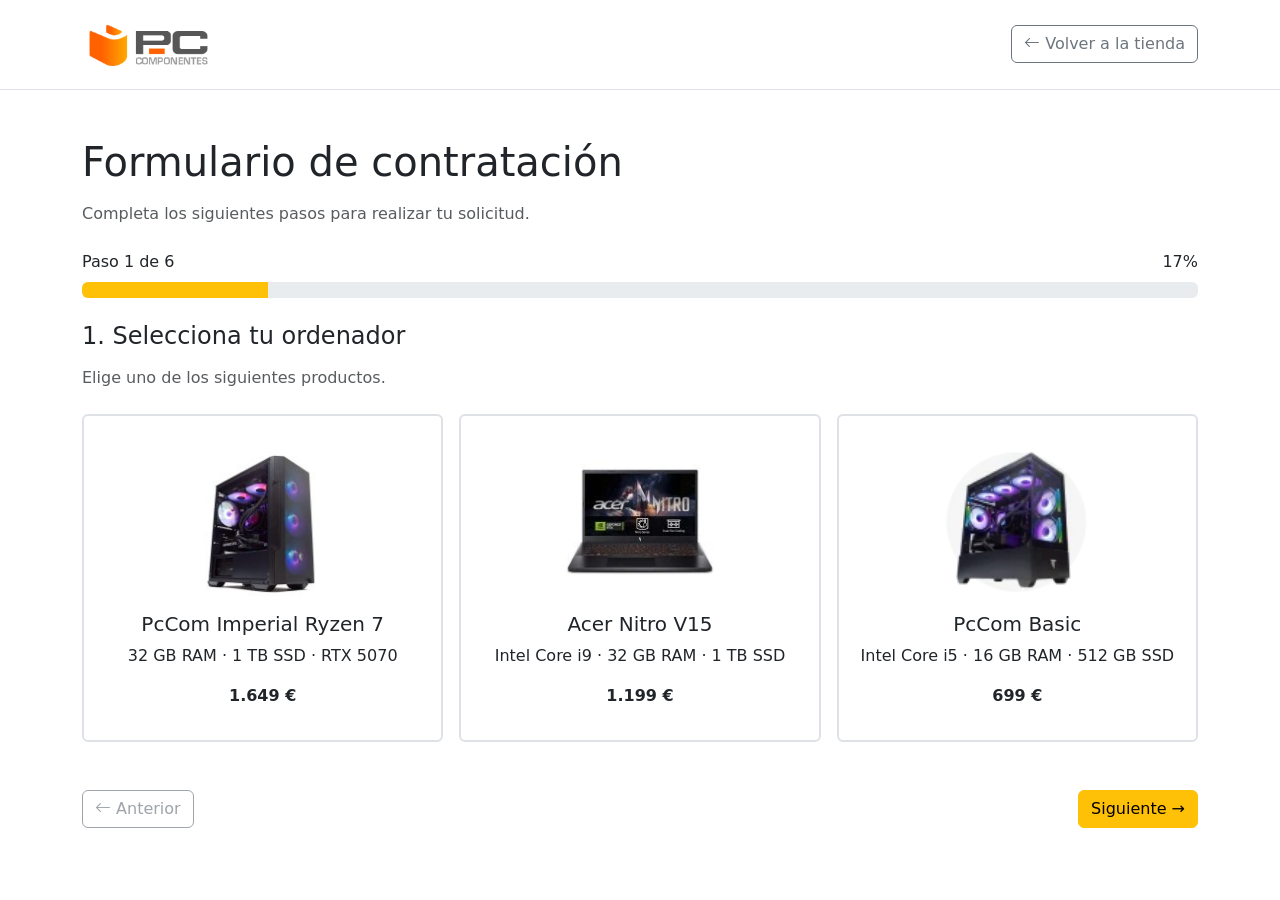
<file: 3_Práctica_2_Formularios/formulario_Contratacion.html>
<!DOCTYPE html>
<html lang="es">

<head>
    <meta charset="UTF-8">
    <meta name="viewport" content="width=device-width, initial-scale=1.0">
    <title>Formulario de contratación - PCComponentes</title>

    <!-- Bootstrap -->
    <link rel="stylesheet" href="../bootstrap/css/bootstrap.min.css">

    <!-- Bootstrap Icons -->
    <link rel="stylesheet" href="../bootstrap-icons-1.13.1/font/bootstrap-icons.min.css">

    <!-- CSS del formulario -->
    <link rel="stylesheet" href="formulario.css">
</head>

<body>

    <!-- CABECERA DEL FORMULARIO -->
    <header class="bg-white border-bottom py-3">
        <div class="container d-flex justify-content-between align-items-center">

            <!-- Logotipo -->
            <a href="../index.html">
                <img src="../imagenes/Logo_1.png" alt="PCComponentes" width="150">
            </a>

            <!-- Volver a la página principal -->
            <a href="../index.html" class="btn btn-outline-secondary">
                <i class="bi bi-arrow-left"></i>
                Volver a la tienda
            </a>

        </div>
    </header>

    <!-- CONTENIDO PRINCIPAL -->
    <main class="container my-5">

        <!-- Título -->
        <h1 class="mb-3">Formulario de contratación</h1>

        <p class="text-muted mb-4">
            Completa los siguientes pasos para realizar tu solicitud.
        </p>

        <!-- Indicador de progreso -->
        <div class="mb-4">
            <div class="d-flex justify-content-between mb-2">
                <span id="textoPaso">Paso 1 de 6</span>
                <span id="porcentajePaso">17%</span>
            </div>

            <div class="progress" role="progressbar" aria-label="Progreso del formulario" aria-valuenow="1"
                aria-valuemin="0" aria-valuemax="6">

                <div id="barraProgreso" class="progress-bar bg-warning" style="width: 16.67%;">
                </div>
            </div>
        </div>

        <form id="formularioContratacion" novalidate>


            <!-- PASO 1: SELECCIÓN DE PRODUCTOS -->
            <section id="paso1" class="mb-5">

                <h2 class="h4 mb-3">1. Selecciona tu ordenador</h2>

                <p class="text-muted mb-4">
                    Elige uno de los siguientes productos.
                </p>

                <div class="row g-3">

                    <!-- Producto 1 -->
                    <div class="col-12 col-md-4">
                        <label class="card h-100 tarjeta-seleccionable">

                            <input type="radio" name="producto" value="pccom" data-precio="1649"
                                class="radio-producto visually-hidden">

                            <div class="card-body text-center">
                                <img src="../imagenes/PcCom_Imperial_AMD_Ryzen_7.png" class="card-img-top p-3"
                                    alt="Ordenador PcCom Imperial Ryzen 7" style="height: 180px; object-fit: contain;">

                                <h3 class="h5">PcCom Imperial Ryzen 7</h3>
                                <p>32 GB RAM · 1 TB SSD · RTX 5070</p>
                                <p class="fw-bold">1.649 €</p>
                            </div>

                        </label>
                    </div>

                    <!-- Producto 2 -->
                    <div class="col-12 col-md-4">
                        <label class="card h-100 tarjeta-seleccionable">

                            <input type="radio" name="producto" value="acer" data-precio="1199"
                                class="radio-producto visually-hidden">

                            <div class="card-body text-center">
                                <img src="../imagenes/Portátil_Acer_Nitro_V15_IntelCore_i9.png" class="card-img-top p-3"
                                    alt="Portátil Acer Nitro V15" style="height: 180px; object-fit: contain;">

                                <h3 class="h5">Acer Nitro V15</h3>
                                <p>Intel Core i9 · 32 GB RAM · 1 TB SSD</p>
                                <p class="fw-bold">1.199 €</p>
                            </div>

                        </label>
                    </div>

                    <!-- Producto 3 -->
                    <div class="col-12 col-md-4">
                        <label class="card h-100 tarjeta-seleccionable">

                            <input type="radio" name="producto" value="basic" data-precio="699"
                                class="radio-producto visually-hidden">

                            <div class="card-body text-center">
                                <img src="../imagenes/Sobremesas.png" class="card-img-top p-3"
                                    alt="Ordenador PcCom Basic" style="height: 180px; object-fit: contain;">

                                <h3 class="h5">PcCom Basic</h3>
                                <p>Intel Core i5 · 16 GB RAM · 512 GB SSD</p>
                                <p class="fw-bold">699 €</p>
                            </div>

                        </label>
                    </div>

                </div>
            </section>


            <!-- PASO 2: COMPLEMENTOS -->

            <section id="paso2" class="mb-5 d-none">

                <h2 class="h4 mb-3">2. Selecciona tus complementos</h2>

                <p class="text-muted mb-4">
                    Personaliza tu compra con complementos opcionales.
                </p>

                <div class="row g-3">

                    <!-- Complemento 1: Seguro -->
                    <div class="col-12 col-md-6">

                        <input class="btn-check" type="checkbox" id="seguro" name="complementos" value="seguro"
                            data-precio="89" autocomplete="off">

                        <label class="card h-100 p-3" for="seguro">
                            <div class="card-body">
                                <h3 class="h5 fw-bold">
                                    Seguro de protección
                                </h3>

                                <p class="mt-2 mb-1">
                                    Protección adicional para tu ordenador.
                                </p>

                                <p class="fw-bold mb-0">
                                    89 € (pago único)
                                </p>
                            </div>
                        </label>

                    </div>

                    <!-- Complemento 2: Soporte Premium -->
                    <div class="col-12 col-md-6">

                        <input class="btn-check" type="checkbox" id="soporte" name="complementos" value="soporte"
                            data-precio="9.99" autocomplete="off">

                        <label class="card h-100 p-3" for="soporte">
                            <div class="card-body">
                                <h3 class="h5 fw-bold">
                                    Soporte técnico premium
                                </h3>

                                <p class="mt-2 mb-1">
                                    Asistencia técnica especializada.
                                </p>

                                <p class="fw-bold mb-0">
                                    9,99 €/mes
                                </p>
                            </div>
                        </label>

                    </div>

                    <!-- Complemento 3: Instalación -->
                    <div class="col-12 col-md-6">

                        <input class="btn-check" type="checkbox" id="instalacion" name="complementos"
                            value="instalacion" data-precio="49" autocomplete="off">

                        <label class="card h-100 p-3" for="instalacion">
                            <div class="card-body">
                                <h3 class="h5 fw-bold">
                                    Instalación y configuración
                                </h3>

                                <p class="mt-2 mb-1">
                                    Preparación inicial del equipo.
                                </p>

                                <p class="fw-bold mb-0">
                                    49 € (pago único)
                                </p>
                            </div>
                        </label>

                    </div>

                </div>

                <!-- RESUMEN DE PRECIOS -->
                <div class="card bg-light mt-4">
                    <div class="card-body">
                        <h3 class="h5 mb-3">Resumen de precios</h3>

                        <p class="mb-2">
                            Pago único:
                            <strong id="totalUnico">0,00 €</strong>
                        </p>

                        <p class="mb-0">
                            Cuota mensual:
                            <strong id="totalMensual">0,00 €/mes</strong>
                        </p>
                    </div>
                </div>

            </section>


            <!-- PASO 3: DATOS PERSONALES -->
            <section id="paso3" class="mb-5 d-none">

                <h2 class="h4 mb-3">3. Datos personales</h2>
                <p class="text-muted mb-4">
                    Introduce tus datos para continuar con la contratación.
                </p>

                <div class="row g-3">

                    <!-- Nombre -->
                    <div class="col-12 col-md-6">
                        <label for="nombre" class="form-label">Nombre *</label>
                        <input type="text" class="form-control" id="nombre" name="nombre" autocomplete="given-name"
                            required>
                    </div>

                    <!-- Apellidos -->
                    <div class="col-12 col-md-6">
                        <label for="apellidos" class="form-label">Apellidos *</label>
                        <input type="text" class="form-control" id="apellidos" name="apellidos"
                            autocomplete="family-name" required>
                    </div>


                    <!-- DNI -->
                    <div class="col-12 col-md-6">
                        <label for="dni" class="form-label">DNI *</label>

                        <input type="text" class="form-control" id="dni" name="dni" maxlength="9"
                            placeholder="12345678Z" aria-describedby="errorDni" required>

                        <div id="errorDni" class="invalid-feedback">
                            Introduce un DNI válido (8 números y su letra correcta).
                        </div>
                    </div>



                    <!-- Teléfono -->
                    <div class="col-12 col-md-6">
                        <label for="telefono" class="form-label">Teléfono *</label>

                        <input type="tel" class="form-control" id="telefono" name="telefono" autocomplete="tel"
                            maxlength="9" placeholder="612345678" aria-describedby="errorTelefono" required>

                        <div id="errorTelefono" class="invalid-feedback">
                            Introduce un teléfono español válido de 9 dígitos.
                        </div>
                    </div>



                    <!-- Correo electrónico -->
                    <div class="col-12 col-md-6">
                        <label for="email" class="form-label">Correo electrónico *</label>

                        <input type="email" class="form-control" id="email" name="email" autocomplete="email"
                            aria-describedby="errorEmail" required>

                        <div id="errorEmail" class="invalid-feedback">
                            Introduce un correo electrónico válido.
                        </div>
                    </div>

                    <!-- Confirmar correo electrónico -->
                    <div class="col-12 col-md-6">
                        <label for="confirmarEmail" class="form-label">
                            Confirmar correo electrónico *
                        </label>

                        <input type="email" class="form-control" id="confirmarEmail" name="confirmarEmail"
                            aria-describedby="errorConfirmarEmail" required>

                        <div id="errorConfirmarEmail" class="invalid-feedback">
                            Los correos electrónicos no coinciden.
                        </div>
                    </div>

                    <!-- Fecha de nacimiento -->
                    <div class="col-12 col-md-6">
                        <label for="fechaNacimiento" class="form-label">
                            Fecha de nacimiento *
                        </label>

                        <input type="date" class="form-control" id="fechaNacimiento" name="fechaNacimiento"
                            aria-describedby="errorFechaNacimiento" required>

                        <div id="errorFechaNacimiento" class="invalid-feedback">
                            Introduce una fecha válida. Debes tener al menos 18 años.
                        </div>
                    </div>


                </div>
            </section>


            <!-- PASO 4: DIRECCIÓN -->
            <section id="paso4" class="mb-5 d-none">
                <h2 class="h4 mb-3">4. Dirección de facturación</h2>
                <p class="text-muted">Introduce tu dirección en España.</p>

                <div class="row g-3 mt-2">

                    <!-- Dirección -->
                    <div class="col-12">
                        <label for="direccion" class="form-label">Dirección *</label>
                        <input type="text" class="form-control" id="direccion" name="direccion"
                            autocomplete="street-address" required>
                        <div class="invalid-feedback">
                            Introduce una dirección válida.
                        </div>
                    </div>

                    <!-- Ciudad -->
                    <div class="col-12 col-md-6">
                        <label for="ciudad" class="form-label">Ciudad / Municipio *</label>
                        <input type="text" class="form-control" id="ciudad" name="ciudad" required>
                        <div class="invalid-feedback">
                            Introduce una ciudad o municipio válido.
                        </div>
                    </div>

                    <!-- Código postal -->
                    <div class="col-12 col-md-6">
                        <label for="codigoPostal" class="form-label">Código postal *</label>
                        <input type="text" class="form-control" id="codigoPostal" name="codigoPostal"
                            inputmode="numeric" maxlength="5" placeholder="37001" required>
                        <div class="invalid-feedback">
                            Introduce un código postal válido que corresponda a la provincia.
                        </div>

                    </div>

                    <!-- Provincia -->
                    <div class="col-12 col-md-6">
                        <label for="provincia" class="form-label">Provincia *</label>
                        <select class="form-select" id="provincia" name="provincia" required>
                            <option value="">Selecciona una provincia</option>
                        </select>

                        <div class="invalid-feedback">
                            Selecciona la provincia correspondiente al código postal.
                        </div>

                    </div>

                </div>

            </section>

            <!-- PASO 5: PAGO SIMULADO -->
            <section id="paso5" class="mb-5 d-none">

                <h2 class="h4 mb-3">5. Método de pago</h2>

                <p class="text-muted">
                    Selecciona un método de pago simulado.
                </p>

                <!-- Selección del método de pago -->
                <div class="row g-3 mb-4">

                    <!-- Tarjeta bancaria -->
                    <div class="col-md-6">

                        <input class="btn-check" type="radio" name="metodoPago" id="pagoTarjeta" value="tarjeta"
                            autocomplete="off">

                        <label class="btn btn-outline-primary w-100 py-3" for="pagoTarjeta">
                            <i class="bi bi-credit-card me-2"></i>
                            Tarjeta bancaria
                        </label>

                    </div>

                    <!-- Cuenta bancaria -->
                    <div class="col-md-6">

                        <input class="btn-check" type="radio" name="metodoPago" id="pagoIBAN" value="iban"
                            autocomplete="off">

                        <label class="btn btn-outline-primary w-100 py-3" for="pagoIBAN">
                            <i class="bi bi-bank me-2"></i>
                            Cuenta bancaria (IBAN español)
                        </label>

                    </div>

                </div>

                <!-- Datos de tarjeta -->
                <div id="datosTarjeta" class="d-none">

                    <h3 class="h5 mb-3">Datos de la tarjeta</h3>

                    <div class="row g-3">

                        <div class="col-12">
                            <label for="numeroTarjeta" class="form-label">
                                Número de tarjeta *
                            </label>

                            <input type="text" class="form-control" id="numeroTarjeta" maxlength="19"
                                placeholder="1234 5678 9012 3456">
                        </div>

                        <div class="col-md-6">
                            <label for="caducidad" class="form-label">
                                Caducidad (MM/AA) *
                            </label>

                            <input type="text" class="form-control" id="caducidad" maxlength="5" placeholder="MM/AA">
                        </div>

                        <div class="col-md-6">
                            <label for="cvv" class="form-label">
                                CVV *
                            </label>

                            <input type="text" class="form-control" id="cvv" maxlength="3" placeholder="123">
                        </div>

                    </div>
                </div>

                <!-- Datos de IBAN -->
                <div id="datosIBAN" class="d-none">

                    <h3 class="h5 mb-3">Datos bancarios</h3>

                    <label for="iban" class="form-label">
                        IBAN español *
                    </label>

                    <input type="text" class="form-control" id="iban" maxlength="34"
                        placeholder="ES00 0000 0000 0000 0000 0000">

                </div>

                <p class="text-muted small mt-4">
                    Este formulario es una simulación académica.
                    No introduzcas datos bancarios reales.
                </p>

            </section>

            <!-- PASO 6: RESUMEN -->
            <section id="paso6" class="mb-5 d-none">
                <h2 class="h4 mb-3">6. Resumen y confirmación</h2>
                <p class="text-muted">Revisa tu solicitud antes de confirmarla.</p>

                <!-- RESUMEN DEL PEDIDO -->
                <div class="card mt-4 mb-4">
                    <div class="card-header fw-bold">
                        <i class="bi bi-receipt me-2"></i>
                        Resumen del pedido
                    </div>

                    <div class="card-body">

                        <h5 class="mb-3">Producto seleccionado</h5>
                        <p id="resumenProducto"></p>

                        <hr>

                        <h5 class="mb-3">Complementos contratados</h5>
                        <div id="resumenComplementos"></div>

                        <hr>

                        <div class="d-flex justify-content-between mb-2">
                            <strong>Total de pago único:</strong>
                            <strong id="resumenTotalUnico"></strong>
                        </div>

                        <div class="d-flex justify-content-between">
                            <strong>Total mensual:</strong>
                            <strong id="resumenTotalMensual"></strong>
                        </div>

                    </div>
                </div>

                <!-- CONSENTIMIENTOS -->
                <div class="mt-4 mb-4">

                    <h5 class="mb-3">Consentimientos</h5>

                    <!-- Condiciones de contratación -->
                    <input type="checkbox" class="btn-check" id="aceptarCondiciones" autocomplete="off">

                    <label for="aceptarCondiciones" class="btn btn-outline-primary w-100 text-start mb-3 p-3">
                        <i class="bi bi-check-circle me-2"></i>
                        Acepto las condiciones de contratación. *
                    </label>

                    <!-- Política de privacidad -->
                    <input type="checkbox" class="btn-check" id="aceptarPrivacidad" autocomplete="off">

                    <label for="aceptarPrivacidad" class="btn btn-outline-primary w-100 text-start mb-3 p-3">
                        <i class="bi bi-shield-check me-2"></i>
                        He leído y acepto la política de privacidad. *
                    </label>

                    <!-- Comunicaciones comerciales -->
                    <input type="checkbox" class="btn-check" id="aceptarPublicidad" autocomplete="off">

                    <label for="aceptarPublicidad" class="btn btn-outline-primary w-100 text-start p-3">
                        <i class="bi bi-envelope me-2"></i>
                        Deseo recibir ofertas y comunicaciones comerciales (opcional).
                    </label>

                    <p class="text-muted small mt-3">
                        * Consentimientos obligatorios para confirmar la solicitud.
                    </p>
                    <!-- Mensaje de error de los consentimientos -->
                    <div id="errorConsentimientos" class="alert alert-danger d-none mt-3" role="alert"
                        aria-live="polite">
                        Debes aceptar las condiciones de contratación y la política de privacidad.
                    </div>

                </div>

            </section>

            <!-- MODAL DE CONFIRMACIÓN -->
            <div class="modal fade" id="modalConfirmacion" tabindex="-1" aria-labelledby="tituloModalConfirmacion"
                aria-hidden="true">

                <div class="modal-dialog modal-dialog-centered">
                    <div class="modal-content">

                        <div class="modal-header">
                            <h2 class="modal-title fs-5" id="tituloModalConfirmacion">
                                Confirmar solicitud
                            </h2>

                            <button type="button" class="btn-close" data-bs-dismiss="modal" aria-label="Cerrar">
                            </button>
                        </div>

                        <div class="modal-body">
                            <p>
                                ¿Deseas confirmar la contratación
                                con los datos seleccionados?
                            </p>
                            <p class="text-muted mb-0">
                                Revisa que toda la información sea correcta.
                            </p>
                        </div>

                        <div class="modal-footer">
                            <button type="button" class="btn btn-secondary" data-bs-dismiss="modal">
                                Cancelar
                            </button>

                            <button type="button" class="btn btn-primary" id="btnConfirmarDefinitivo">
                                Confirmar solicitud
                            </button>
                        </div>

                    </div>
                </div>
            </div>


            <!-- BOTONES DE NAVEGACIÓN -->
            <div class="d-flex justify-content-between mt-4">

                <button type="button" id="btnAnterior" class="btn btn-outline-secondary" disabled>
                    <i class="bi bi-arrow-left"></i> Anterior
                </button>

                <button type="button" id="btnSiguiente" class="btn btn-warning">
                    Siguiente <i class="bi bi-arrow-right"></i>
                </button>

            </div>


        </form>


    </main>

    <!-- Bootstrap 5 -->
    <script src="../bootstrap/js/bootstrap.bundle.min.js"></script>

    <!-- JavaScript del formulario -->
    <script src="formulario.js"></script>


</body>

</html>
</file>
<file: 3_Práctica_2_Formularios/formulario.css>
/* ==========================================
   PASO 1 - TARJETAS DE PRODUCTOS
   ========================================== */

/* Estilo general de las tarjetas */
.tarjeta-seleccionable {
    cursor: pointer;
    border: 2px solid #dee2e6;
    transition: transform 0.3s ease,
        border-color 0.3s ease,
        box-shadow 0.3s ease;
}

/* Efecto al pasar el ratón */
.tarjeta-seleccionable:hover {
    transform: translateY(-8px);
    box-shadow: 0 8px 20px rgba(0, 0, 0, 0.15);
}

/* Producto seleccionado */
.tarjeta-seleccionable:has(.radio-producto:checked) {
    border-color: #ff6000;
    background-color: #fff8f2;
    box-shadow: 0 0 0 2px rgba(255, 96, 0, 0.15);
}

/* Accesibilidad mediante teclado */
.tarjeta-seleccionable:has(.radio-producto:focus-visible) {
    outline: 3px solid #ff6000;
    outline-offset: 3px;
}

/* ==========================================
   PASO 6: CONSENTIMIENTOS
   ========================================== */

/* Botones sin seleccionar */
#paso6 .btn-check+.btn-outline-primary {
    background-color: #fff;
    color: #0d6efd;
    border-color: #0d6efd;
}

/* Botones seleccionados */
#paso6 .btn-check:checked+.btn-outline-primary {
    background-color: #0d6efd;
    color: #fff;
    border-color: #0d6efd;
}

/* Resaltar el botón al navegar con teclado */
#paso6 .btn-check:focus-visible+.btn-outline-primary {
    outline: 3px solid #ffc107;
    outline-offset: 3px;
}

/* ==========================================
   PASO 2: COMPLEMENTOS SELECCIONABLES
   ========================================== */

/* Ocultar visualmente los checkbox */
#paso2 input[type="checkbox"] {
    position: absolute;
    width: 1px;
    height: 1px;
    opacity: 0;
    overflow: hidden;
}

/* Tarjetas de complementos */
#paso2 input[type="checkbox"]+label {
    cursor: pointer;
    transition: transform 0.2s ease, border-color 0.2s ease;
}

/* Tarjeta seleccionada */
#paso2 input[type="checkbox"]:checked+label {
    border: 2px solid #0d6efd;
    background-color: #e7f1ff;
    transform: translateY(-2px);
}

/* Navegación mediante teclado */
#paso2 input[type="checkbox"]:focus-visible+label {
    outline: 3px solid #ffc107;
    outline-offset: 3px;
}
</file>
<file: css/estilos.css>
/* =========================================================
   1. CONTENEDOR PRINCIPAL DEL HEADER
   ========================================================= */

/*
Bootstrap intenta repartir los elementos del navbar
y permite que bajen a otra lÃ­nea.

Con flex-wrap: nowrap impedimos que eso ocurra.
Así, en ordenador, todo permanece en una única fila.
*/
.navbar > .container-fluid.contenedor-header {
    display: flex;
    align-items: center;
    justify-content: flex-start;

    flex-wrap: nowrap;

    width: 100%;

    gap: 16px;
}


/* =========================================================
   2. LOGOTIPO
   ========================================================= */

/*
flex-shrink: 0 impide que Bootstrap aplaste
o deforme el logotipo cuando falta espacio.
*/
.logo-contenedor {
    flex: 0 0 auto;
    margin: 0;
    padding: 0;
}


/*
Logotipo completo.

Se utiliza en pantallas grandes porque en el HTML
tiene las clases: d-none d-xl-block.
*/
.logo-completo {
    display: block;

    width: 180px;
    height: 70px;

    object-fit: contain;
}


/*
En móvil solamente queremos enseñar el sí­mbolo naranja.

Esta caja funciona como una ventana pequeña que oculta
la parte del texto PC Componentes.
*/
.logo-movil-contenedor {
    display: block;

    width: 45px;
    height: 48px;

    overflow: hidden;
}


/*
La imagen continúa siendo más ancha que la caja,
pero solamente vemos su parte izquierda.
*/
.logo-movil {
    display: block;

    width: auto;
    max-width: none;
    height: 48px;

    object-fit: contain;
    object-position: left center;
}


/* =========================================================
   3. BOTÓN HAMBURGUESA
   ========================================================= */

/*
Este botón solamente aparece en tablet y móvil
porque en el HTML tiene la clase d-xl-none.
*/
.boton-menu {
    display: flex;
    align-items: center;
    justify-content: center;

    flex: 0 0 auto;

    padding: 4px;

    border: none;
    background-color: transparent;
}


/*
Quitamos la sombra azul que Bootstrap puede mostrar
cuando pulsamos el botÃ³n.
*/
.boton-menu:focus,
.boton-menu:active {
    border: none;
    box-shadow: none;
}


/* =========================================================
   4. BOTÓN "TODAS LAS CATEGORÍAS"
   ========================================================= */

/*
Este botón solo aparece en ordenador.

flex: 0 0 auto significa que conservará el espacio
que necesita y no se deformarÃ¡.
*/
.boton-categorias {
    align-items: center;

    flex: 0 0 auto;

    gap: 10px;

    padding-left: 8px;
    padding-right: 8px;

    border: none;
    background-color: transparent;

    font-size: 18px;
}


/*
Al pasar el ratón cambiamos ligeramente el fondo.
*/
.boton-categorias:hover {
    background-color: #f5f5f5;
}


/* =========================================================
   5. BUSCADOR
   ========================================================= */

/*
Bootstrap aplica width: 100% a los input-group.

Eso hací­a que el buscador ocupase una línea completa.
Con width: auto permitimos que comparta la fila con
el logotipo, las categorí­as, la IA, la cuenta y la cesta.
*/
.navbar .buscador {
    width: auto;
    min-width: 250px;

    /*
    El buscador ocupa todo el espacio que quede libre,
    pero puede reducirse cuando la pantalla sea menor.
    */
    flex: 1 1 300px;

    /*
    El selector, el campo de búsqueda y la lupa
    permanecen siempre en la misma línea.
    */
    flex-wrap: nowrap;
}


/*
Permite que el campo de búsqueda se haga más pequeño
sin empujar los demás elementos fuera de la pantalla.
*/
.navbar .buscador .form-control {
    width: 1%;
    min-width: 0;

    flex: 1 1 auto;
}


/*
Anchura del selector "Todo el catálogo".
*/
.selector-catalogo {
    width: 210px;
    max-width: 210px;

    flex: 0 0 210px;
}


/*
Altura de los elementos del buscador en ordenador.
*/
.buscador .form-control,
.buscador .form-select,
.boton-lupa,
.boton-ia {
    min-height: 60px;
}


/*
Quitamos la sombra azul de Bootstrap cuando
pulsamos dentro del buscador.
*/
.buscador .form-control:focus,
.buscador .form-select:focus {
    z-index: 1;

    border-color: #000000;
    box-shadow: none;
}
.buscador .form-control:hover ,
.buscador .form-select:hover  {
    border-color: #000000;
}


/*
Botón que contiene el icono de la lupa.
*/
.boton-lupa {
    display: flex;
    align-items: center;
    justify-content: center;

    flex: 0 0 auto;

    padding-left: 18px;
    padding-right: 18px;
}


/*
Cuando pasamos el ratón, usamos el naranja
caracterÃístico de PcComponentes.
*/
.boton-lupa:hover {
    color: white;

   
}


/* =========================================================
   6. BOTÓN "BUSCAR CON IA"
   ========================================================= */

/*
Este botón se muestra en pantallas grandes.

No permitimos que se reduzca ni que su texto
se divida en dos lÃ­neas.
*/
.boton-ia {
    align-items: center;

    flex: 0 0 auto;

    padding-left: 16px;
    padding-right: 16px;

    white-space: nowrap;

    font-size: 18px;
}


/*
Estrella naranja situada antes del texto.
*/
.icono-ia {
    margin-right: 6px;

    color: #ff6000;

    font-size: 26px;
    line-height: 1;
}


/*
Color del botón cuando pasamos el ratón.
*/
.boton-ia:hover {
    color: #212529;

    background-color: #f5f5f5;
    border-color: #6c757d;
}


/* =========================================================
   7. MI CUENTA Y MI CESTA
   ========================================================= */

/*
En ordenador aparecen el icono y el texto.

En móvil, Bootstrap oculta el texto gracias a:
d-none d-xl-inline.
*/
.enlace-navegacion {
    display: flex;
    align-items: center;
    justify-content: center;

    flex: 0 0 auto;

    gap: 8px;

    padding: 8px;

    color: #212529;

    white-space: nowrap;

    font-size: 18px;
}


/*
Color naranja al pasar el ratÃ³n.
*/
.enlace-navegacion:hover {
    color: #ff6000;
}


/* =========================================================
   8. CONTADOR ROJO DE LA CESTA
   ========================================================= */

.contador-cesta {
    position: absolute;

    top: -9px;
    right: -12px;

    font-size: 11px;
}


/* =========================================================
   9. PANTALLAS ENTRE 1200 Y 1399 PÍXELES
   ========================================================= */

/*
Estas pantallas ya son consideradas xl por Bootstrap,
pero todaví­a pueden ser un poco estrechas.

Reducimos algunos tamaños y ocultamos el botón de IA
para evitar que el header se desborde.
*/
@media (min-width: 1200px) and (max-width: 1399.98px) {

    .navbar > .container-fluid.contenedor-header {
        gap: 10px;
    }

    .logo-completo {
        width: 145px;
    }

    .boton-categorias {
        gap: 5px;

        padding-left: 4px;
        padding-right: 4px;

        font-size: 15px;
    }

    .selector-catalogo {
        width: 165px;
        max-width: 165px;

        flex-basis: 165px;
    }

    /*
    Ocultamos solamente la IA en este tamaño.
    El resto del header continúa visible.
    */
    .boton-ia {
        display: none !important;
    }

    .enlace-navegacion {
        gap: 5px;

        padding-left: 4px;
        padding-right: 4px;

        font-size: 15px;
    }
}


/* =========================================================
   10. TABLET Y MÓVIL
   Pantallas menores de 1200 píxeles
   ========================================================= */

@media (max-width: 1199.98px) {

    /*
    Todos los elementos siguen en una Ãºnica lÃ­nea.
    */
    .navbar > .container-fluid.contenedor-header {
        justify-content: flex-start;

        flex-wrap: nowrap;

        gap: 12px;
    }

    /*
    El buscador puede ocupar todo el espacio libre,
    pero tambiÃ©n puede hacerse pequeÃ±o.
    */
    .navbar .buscador {
        width: auto;
        min-width: 0;

        flex: 1 1 auto;
    }

    /*
    Reducimos la altura del buscador.
    */
    .buscador .form-control,
    .boton-lupa {
        min-height: 48px;
    }

    .boton-lupa {
        padding-left: 14px;
        padding-right: 14px;
    }

    /*
    Cuenta y cesta solamente muestran sus iconos.
    */
    .enlace-navegacion {
        padding: 8px;
    }
}


/* =========================================================
   11. MÓVILES
   Pantallas menores de 576 píxeles
   ========================================================= */

@media (max-width: 575.98px) {

    /*
    Reducimos los espacios laterales y la separación
    entre elementos para que todo pueda caber.
    */
    .navbar > .container-fluid.contenedor-header {
        gap: 7px;

        padding-left: 10px;
        padding-right: 10px;
    }

    /*
    El símbolo naranja se hace un poco más pequeño.
    */
    .logo-movil-contenedor {
        width: 38px;
        height: 42px;
    }

    .logo-movil {
        height: 42px;
    }

    /*
    Reducimos la altura del buscador.
    */
    .buscador .form-control,
    .boton-lupa {
        min-height: 44px;
    }

    /*
    Reducimos el espacio interior del texto Buscar.
    */
    .buscador .form-control {
        padding-left: 10px;
        padding-right: 5px;
    }

    /*
    Reducimos el espacio interior de la lupa.
    */
    .boton-lupa {
        padding-left: 10px;
        padding-right: 10px;
    }

    /*
    Cuenta y cesta ocupan menos espacio.
    */
    .enlace-navegacion {
        padding: 5px;
    }
}


/* =========================================================
   12. MÓVILES MUY PEQUEÑOS
   Pantallas menores de 401 píxeles
   ========================================================= */

@media (max-width: 400px) {

    /*
    En una pantalla muy estrecha ocultamos el logotipo
    para dar más espacio al buscador.

    Todavia permanecen visibles:
    hamburguesa, buscador, cuenta y cesta.
    */
    .logo-contenedor {
        display: none;
    }

    .navbar > .container-fluid.contenedor-header {
        gap: 5px;

        padding-left: 6px;
        padding-right: 6px;
    }

    .enlace-navegacion {
        padding: 3px;
    }
}

/* =========================================================
   MENÚ LATERAL DE CATEGORÍAS
========================================================= */

/*
Anchura del menÚ lateral.

Bootstrap utiliza por defecto 400px aproximadamente.
Nosotros lo hacemos un poco más ancho, como el original.
*/
.offcanvas-categorias {
    width: 460px;
    max-width: 100%;
}


/*
Reducimos el espacio inferior de la cabecera porque
solamente contiene el botÃ³n de cerrar.
*/
.offcanvas-categorias .offcanvas-header {
    padding: 24px 24px 10px;
}


/*
Espacio interior del contenido.
*/
.offcanvas-categorias .offcanvas-body {
    padding: 10px 24px 30px;

    /*
    Si la lista no cabe verticalmente,
    aparecerÃ¡ una barra para desplazarse.
    */
    overflow-y: auto;
}


/* =========================================================
   CAMPAÑAS Y OFERTAS
========================================================= */

/*
Aunque parece un enlace, utilizamos un button porque
no queremos que lleve a otra página.
*/
.opcion-destacada {
    display: flex;
    align-items: center;
    justify-content: space-between;

    width: 100%;

    padding: 10px 0 18px;

    border: none;
    background-color: transparent;

    color: #ff6000;

    font-size: 28px;
    font-weight: bold;

    text-align: left;

    cursor: pointer;
}


/*
Tamaño de la flecha situada a la derecha.
*/
.opcion-destacada .bi-chevron-right {
    font-size: 18px;
}


/*
Cuando pasamos el ratón, cambiamos ligeramente
el tono naranja.
*/
.opcion-destacada:hover {
    color: #d95100;
}


/* =========================================================
   LÍNEA SEPARADORA
========================================================= */

.separador-menu {
    margin: 12px 0 22px;

    border: 0;
    border-top: 1px solid #bdbdbd;

    opacity: 1;
}


/* =========================================================
   TÍTULO CATEGORÍAS
========================================================= */

.titulo-categorias {
    margin: 0 0 20px;

    color: #212529;

    font-size: 24px;
    font-weight: bold;
}


/* =========================================================
   LISTA DE CATEGORÃAS
========================================================= */

/*
Quitamos los puntos y espacios que normalmente
tienen las listas HTML.
*/
.lista-categorias {
    margin: 0;
    padding: 0;

    list-style: none;
}


/*
Cada elemento ocupa toda la anchura disponible.
*/
.lista-categorias li {
    width: 100%;
}


/*
Este botón representa cada categoría.

justify-content: space-between coloca:
- icono y texto a la izquierda;
- flecha a la derecha.
*/
.opcion-categoria {
    display: flex;
    align-items: center;
    justify-content: space-between;

    width: 100%;
    min-height: 56px;

    padding: 10px 4px;

    border: none;
    border-radius: 6px;

    background-color: transparent;

    color: #212529;

    font-size: 20px;

    text-align: left;

    cursor: pointer;

    /*
    Hace que el cambio de color sea suave.
    */
    transition:
        color 0.2s ease,
        background-color 0.2s ease,
        padding-left 0.2s ease;
}


/*
Agrupa el icono y el nombre de la categorÃ­a.
*/
.categoria-izquierda {
    display: flex;
    align-items: center;

    min-width: 0;

    gap: 14px;
}


/*
Todos los iconos tienen el mismo espacio.
AsÃ­ los textos empiezan alineados.
*/
.icono-categoria {
    display: inline-flex;
    align-items: center;
    justify-content: center;

    width: 26px;

    flex: 0 0 26px;

    font-size: 24px;
}


/*
Flecha situada a la derecha.
*/
.flecha-categoria {
    flex: 0 0 auto;

    margin-left: 15px;

    font-size: 17px;
}


/* =========================================================
   EFECTO HOVER
========================================================= */

/*
Cuando pasamos el ratón por una categoría:

1. El texto se vuelve naranja.
2. El icono se vuelve naranja.
3. La flecha se vuelve naranja.
4. Aparece un fondo muy suave.
5. El contenido se desplaza ligeramente a la derecha.
*/
.opcion-categoria:hover {
    padding-left: 10px;

    color: #ff6000;
    background-color: #fff4ed;
}


/*
Bootstrap puede aplicar estilos al pulsar un botÃ³n.
Los dejamos también en naranja.
*/
.opcion-categoria:focus,
.opcion-categoria:active {
    color: #ff6000;
    background-color: #fff4ed;

    outline: none;
    box-shadow: none;
}


/* =========================================================
   MENÚ LATERAL COMPLETO
========================================================= */

/*
El menú tiene una anchura parecida a la pÃ¡gina original.

display: flex y flex-direction: column permiten dividirlo
en una zona fija y otra zona con scroll.
*/
.offcanvas.offcanvas-start.offcanvas-categorias {
    width: 500px;
    max-width: 100%;

    display: flex;
    flex-direction: column;
}


/* =========================================================
   CABECERA DEL MENÚ: BOTÓN X
========================================================= */

.offcanvas-categorias .menu-cabecera {
    display: flex;
    justify-content: flex-end;

    flex: 0 0 auto;

    min-height: 75px;

    padding: 20px 28px 10px;

    border: none;
}


/* Quitamos sombras del botón de cerrar */
.offcanvas-categorias .btn-close:focus {
    box-shadow: none;
}


/* =========================================================
   CUERPO GENERAL DEL MENÚ
========================================================= */

/*
El cuerpo no tendrÃ¡ scroll.

El scroll estará solamente en .menu-scroll,
que comienza debajo de la línea horizontal.
*/
.offcanvas-categorias .menu-cuerpo {
    display: flex;
    flex-direction: column;

    flex: 1 1 auto;

    min-height: 0;

    padding: 0;

    overflow: hidden;
}


/* =========================================================
   PARTE SUPERIOR FIJA
========================================================= */

.offcanvas-categorias .menu-superior {
    flex: 0 0 auto;

    padding: 0 28px;
}


/* =========================================================
   CAMPAÑAS Y OFERTAS
========================================================= */

.offcanvas-categorias .opcion-ofertas {
    appearance: none;

    display: flex;
    align-items: center;
    justify-content: space-between;

    width: 100%;

    padding: 15px 0 20px;

    border: 0 !important;
    border-radius: 0;

    background: transparent !important;

    color: #ff6000;

    font-family: inherit;
    font-size: 27px;
    font-weight: 700;

    text-align: left;

    cursor: pointer;
}


/* Flecha de Campañas y ofertas */
.offcanvas-categorias .opcion-ofertas .bi-chevron-right {
    flex: 0 0 auto;

    margin-left: 20px;

    font-size: 18px;
}


/* Efecto hover naranja */
.offcanvas-categorias .opcion-ofertas:hover,
.offcanvas-categorias .opcion-ofertas:focus {
    color: #d95100;

    outline: none;
    box-shadow: none;
}


/* =========================================================
   LÍNEA HORIZONTAL
========================================================= */

.offcanvas-categorias .linea-menu {
    height: 1px;

    margin: 0;

    border: 0;

    background-color: #d4d4d4;

    opacity: 1;
}


/* =========================================================
   ZONA CON SCROLL
========================================================= */

/*
El scroll comienza exactamente debajo del hr.

min-height: 0 es importante para que el scroll
funcione dentro de un contenedor flex.
*/
.offcanvas-categorias .menu-scroll {
    flex: 1 1 auto;

    min-height: 0;

    padding: 22px 28px 30px;

    overflow-x: hidden;
    overflow-y: auto;

    scrollbar-width: auto;
    scrollbar-color: #888 transparent;
}


/*
Personalización del scroll para Chrome y Edge.
*/
.offcanvas-categorias .menu-scroll::-webkit-scrollbar {
    width: 10px;
}


.offcanvas-categorias .menu-scroll::-webkit-scrollbar-track {
    background-color: transparent;
}


.offcanvas-categorias .menu-scroll::-webkit-scrollbar-thumb {
    background-color: #888;

    border: 2px solid white;
    border-radius: 10px;
}


.offcanvas-categorias .menu-scroll::-webkit-scrollbar-thumb:hover {
    background-color: #666;
}


/* =========================================================
   TÍTULO "CATEGORÍAS"
========================================================= */

.offcanvas-categorias .titulo-categorias {
    margin: 0 0 16px;

    color: #212529;

    font-size: 25px;
    font-weight: 700;
}


/* =========================================================
   LISTA DE CATEGORÍAS
========================================================= */

/*
Eliminamos completamente:

- Los puntos de la lista.
- Los mÃ¡rgenes automÃ¡ticos.
- Los espacios interiores.
*/
.offcanvas-categorias .lista-categorias {
    display: block;

    width: 100%;

    margin: 0 !important;
    padding: 0 !important;

    list-style: none !important;
}


/*
También eliminamos el marcador directamente
de cada elemento li.
*/
.offcanvas-categorias .lista-categorias li {
    display: block;

    width: 100%;

    margin: 0 !important;
    padding: 0 !important;

    list-style: none !important;
}


/*
Esto elimina los puntos incluso si el navegador
intenta añadirlos mediante ::marker.
*/
.offcanvas-categorias .lista-categorias li::marker {
    content: "";
    display: none;
}


/* =========================================================
   BOTÓN DE CADA CATEGORÍA
========================================================= */

/*
Cada botón ocupa toda la anchura del menú.

No tiene borde, no tiene fondo y no parece
el botónn gris que aparece en tu imagen izquierda.
*/
.offcanvas-categorias .opcion-categoria {
    appearance: none;

    display: flex;
    align-items: center;
    justify-content: space-between;

    width: 100%;
    min-height: 56px;

    margin: 0;
    padding: 8px 4px;

    border: 0 !important;
    border-radius: 0;

    background: transparent !important;

    color: #212529;

    font-family: inherit;
    font-size: 20px;
    font-weight: 400;

    line-height: 1.3;
    text-align: left;

    cursor: pointer;

    transition: color 0.2s ease;
}


/* =========================================================
   ICONO Y TEXTO DE LA IZQUIERDA
========================================================= */

.offcanvas-categorias .contenido-categoria {
    display: flex;
    align-items: center;

    min-width: 0;

    gap: 14px;
}


/*
Damos a todos los iconos la misma anchura.

AsÃ­ todos los nombres empiezan en la misma posiciÃ³n.
*/
.offcanvas-categorias .contenido-categoria > i {
    display: inline-flex;
    align-items: center;
    justify-content: center;

    width: 26px;

    flex: 0 0 26px;

    color: inherit;

    font-size: 24px;
}


/* =========================================================
   SIGNO > DE LA DERECHA
========================================================= */

.offcanvas-categorias .opcion-categoria .flecha {
    display: inline-flex;
    align-items: center;
    justify-content: center;

    flex: 0 0 auto;

    margin-left: 20px;

    color: inherit;

    font-size: 17px;
}


/* =========================================================
   EFECTO HOVER NARANJA
========================================================= */

/*
Al pasar el ratón por cualquier parte de la fila:

- El texto cambia a naranja.
- El icono cambia a naranja.
- La flecha > cambia a naranja.

No ponemos un fondo naranja porque en la página
original solamente cambia el color del contenido.
*/
.offcanvas-categorias .opcion-categoria:hover {
    color: #ff6000 !important;
}


/*
También mantenemos el naranja cuando el botón
recibe el foco mediante el teclado.
*/
.offcanvas-categorias .opcion-categoria:focus {
    color: #ff6000 !important;

    outline: none;
    box-shadow: none;
}


/*
Evitamos el fondo gris o azul que Bootstrap o
el navegador podrían aplicar al pulsar.
*/
.offcanvas-categorias .opcion-categoria:active {
    color: #ff6000 !important;

    background: transparent !important;

    outline: none;
    box-shadow: none;
}


/* =========================================================
   RESPONSIVE DEL MENÚ
========================================================= */

@media (max-width: 575.98px) {

    /*
    En móvil el menú ocupa toda la pantalla.
    */
    .offcanvas.offcanvas-start.offcanvas-categorias {
        width: 100%;
    }

    .offcanvas-categorias .menu-cabecera {
        min-height: 65px;

        padding: 16px 20px 8px;
    }

    .offcanvas-categorias .menu-superior {
        padding: 0 20px;
    }

    .offcanvas-categorias .opcion-ofertas {
        padding: 12px 0 18px;

        font-size: 24px;
    }

    .offcanvas-categorias .menu-scroll {
        padding: 20px 20px 25px;
    }

    .offcanvas-categorias .titulo-categorias {
        font-size: 23px;
    }

    .offcanvas-categorias .opcion-categoria {
        min-height: 54px;

        font-size: 18px;
    }

    .offcanvas-categorias .contenido-categoria > i {
        font-size: 22px;
    }
}

/* =========================================================
   LÍNEA ENTRE CATEGORIAS Y TRENDING
========================================================= */

.offcanvas-categorias .linea-trending {
    height: 1px;

    margin: 20px 0 22px;

    border: 0;

    background-color: #d4d4d4;

    opacity: 1;
}


/* =========================================================
   TÍTULO TRENDING
========================================================= */

.offcanvas-categorias .titulo-trending {
    margin: 0 0 18px;

    color: #212529;

    font-size: 25px;
    font-weight: 700;
}


/* =========================================================
   LISTA TRENDING
========================================================= */

/*
Eliminamos completamente los puntos y espacios
que las listas tienen por defecto.
*/
.offcanvas-categorias .lista-trending {
    display: block;

    width: 100%;

    margin: 0 !important;
    padding: 0 !important;

    list-style: none !important;
}


/*
Cada elemento ocupa toda la anchura.
*/
.offcanvas-categorias .lista-trending li {
    display: block;

    width: 100%;

    margin: 0 !important;
    padding: 0 !important;

    list-style: none !important;
}


/*
Eliminamos el punto de cada elemento de la lista.
*/
.offcanvas-categorias .lista-trending li::marker {
    content: "";
    display: none;
}


/* =========================================================
   BOTONES TRENDING
========================================================= */

/*
Aunque visualmente parecen enlaces, son botones
sin ninguna acción.

Por eso no llevan a ninguna página.
*/
.offcanvas-categorias .opcion-trending {
    appearance: none;

    display: flex;
    align-items: center;

    width: 100%;
    min-height: 50px;

    margin: 0;
    padding: 8px 0;

    border: 0 !important;
    border-radius: 0;

    background: transparent !important;

    color: #4a4a4a;

    font-family: inherit;
    font-size: 18px;
    font-weight: 400;

    line-height: 1.3;
    text-align: left;

    cursor: pointer;

    transition: color 0.2s ease;
}


/* =========================================================
   HOVER NARANJA DE TRENDING
========================================================= */

/*
Cuando pasamos el ratón por una opción Trending,
su texto se vuelve naranja.
*/
.offcanvas-categorias .opcion-trending:hover {
    color: #ff6000 !important;
}


/*
Tambión usamos el naranja cuando se selecciona
con el teclado.
*/
.offcanvas-categorias .opcion-trending:focus {
    color: #ff6000 !important;

    outline: none;
    box-shadow: none;
}


/*
Quitamos cualquier fondo que el navegador pueda
añadir al pulsar el botón.
*/
.offcanvas-categorias .opcion-trending:active {
    color: #ff6000 !important;

    background: transparent !important;

    outline: none;
    box-shadow: none;
}


/* =========================================================
   CONFIGURADOR DE PCS
========================================================= */

/*
El texto y la etiqueta aparecen en la misma lÃ­nea.
*/
.offcanvas-categorias .opcion-configurador {
    display: flex;
    align-items: center;

    gap: 10px;

    flex-wrap: wrap;
}


/* =========================================================
   ETIQUETA "TE RECOMENDAMOS"
========================================================= */

/*
Esta etiqueta siempre tiene la letra naranja.

No necesita hover porque nunca cambia de color.
*/
.offcanvas-categorias .etiqueta-recomendado {
    display: inline-flex;
    align-items: center;
    justify-content: center;

    padding: 6px 10px;

    border: 1px solid #d5d5d5;
    border-radius: 5px;

    background-color: white;

    color: #ff6000 !important;

    font-size: 14px;
    font-weight: 700;

    line-height: 1;
}


/*
Aunque pasemos el ratón por Configurador PCs,
la etiqueta continÃºa siendo naranja.
*/
.offcanvas-categorias .opcion-configurador:hover
.etiqueta-recomendado {
    color: #ff6000 !important;
}


/* =========================================================
   RESPONSIVE DEL APARTADO TRENDING
========================================================= */

@media (max-width: 575.98px) {

    .offcanvas-categorias .linea-trending {
        margin-top: 18px;
        margin-bottom: 20px;
    }

    .offcanvas-categorias .titulo-trending {
        font-size: 23px;
    }

    .offcanvas-categorias .opcion-trending {
        min-height: 48px;

        font-size: 17px;
    }

    .offcanvas-categorias .etiqueta-recomendado {
        padding: 5px 8px;

        font-size: 13px;
    }
}

/* =========================================================
   FRANJA SUPERIOR: REACONDICIONADOS Y CAMPAÑAS
========================================================= */

/*
Bootstrap no tiene exactamente el naranja de PcComponentes,
por eso creamos una clase personalizada.
*/
.texto-naranja {
    color: #ff6000 !important;
}


/*
Aspecto de los dos botones de la franja superior.
*/
.boton-superior {
    font-size: 17px;

    /*
    transition hace que el cambio de color del hover
    sea mÃ¡s suave.
    */
    transition: color 0.2s ease;
}


/*
Reacondicionados se pondrÃ¡ naranja al pasar el botón.
*/
.boton-superior.text-dark:hover {
    color: #ff6000 !important;
}


/*
Campañas y ofertas ya es naranja.

Al pasar el botón usamos un naranja un poco más oscuro.
*/
.boton-superior.texto-naranja:hover {
    color: #d95100 !important;
}


/*
Quitamos la sombra que Bootstrap puede poner
al seleccionar los botones.
*/
.boton-superior:focus,
.boton-superior:active {
    box-shadow: none !important;
}


/* =========================================================
   SECCIÓN PUBLICITARIA
========================================================= */

.seccion-publicidad {
    background-color: white;
}


/*
Texto situado encima de la imagen.
*/
.texto-expertos {
    color: #212529;

    font-size: 18px;
}


/*
La imagen ocuparÍ toda la anchura disponible.

height: auto impide que la imagen se deforme.
*/
.imagen-publicidad {
    width: 100%;
    height: auto;

    object-fit: cover;
}


/* =========================================================
   RESPONSIVE DE LA PUBLICIDAD
========================================================= */

@media (max-width: 575.98px) {

    /*
    Reducimos el espacio entre los dos botones
    en pantallas pequeÃ±as.
    */
    .boton-superior {
        font-size: 14px;
    }

    /*
    El texto superior tambiÃ©n se hace más pequeño.
    */
    .texto-expertos {
        margin-bottom: 16px !important;

        font-size: 15px;
    }
}

/* ==================================================
   CATEGORÍAS DESTACADAS
   ================================================== */

/* Tí­tulo de la sección */
.titulo-categorias {
    color: #1f1f1f;
    font-size: 30px;
    font-weight: 700;
}

/*
   En pantallas grandes, los productos forman
   una cuadrícula de 6 columnas.
*/
.categorias-contenedor {
    display: grid;
    grid-template-columns: repeat(6, minmax(0, 1fr));
    gap: 35px 24px;
}

/*
   display: contents hace que los dos grupos no alteren
   la cuadrÃ­cula cuando estamos en un ordenador.
*/
.grupo-categorias {
    display: contents;
}

/* Enlace que rodea cada categoría */
.categoria-enlace {
    display: block;
    color: inherit;
    text-decoration: none;
}

/* Producto completo: imagen y nombre */
.categoria-card {
    display: flex;
    flex-direction: column;
    align-items: center;
    justify-content: flex-start;
    height: 100%;
    text-align: center;
    cursor: pointer;

    /* Animación de imagen y texto al mismo tiempo */
    transition: transform 0.3s ease;
}

/* Imagen circular */
.categoria-imagen {
    width: 130px;
    height: 130px;
    padding: 10px;
    object-fit: contain;
    border-radius: 50%;
    background-color: #f5f5f5;
}

/* Nombre del producto */
.categoria-nombre {
    margin: 12px 0 0;
    color: #333;
    font-size: 18px;
    font-weight: 400;
    text-align: center;

    transition:
        color 0.3s ease,
        font-weight 0.3s ease;
}

/*
   Al pasar el botón, crece todo el producto:
   tanto la imagen como el texto.
*/
.categoria-enlace:hover .categoria-card {
    transform: scale(1.07);
}

/* El texto se vuelve negro y más grueso */
.categoria-enlace:hover .categoria-nombre {
    color: #000;
    font-weight: 600;
}

/* Mismo efecto cuando se selecciona usando el teclado */
.categoria-enlace:focus .categoria-card {
    transform: scale(1.07);
}

.categoria-enlace:focus .categoria-nombre {
    color: #000;
    font-weight: 600;
}

.categoria-enlace:focus {
    outline: none;
}

/* ==================================================
   TABLETS Y MÓVILES: DESPLAZAMIENTO HORIZONTAL
   ================================================== */

@media (max-width: 767.98px) {

    .titulo-categorias {
        font-size: 26px;
    }

    /*
       Convertimos el contenedor en una fila horizontal.
       overflow-x permite desplazarse hacia la derecha.
    */
    .categorias-contenedor {
        display: flex;
        gap: 0;
        overflow-x: auto;
        overflow-y: hidden;

        /* Hace que cada grupo encaje al terminar el scroll */
        scroll-snap-type: x mandatory;
        scroll-behavior: smooth;

        /* Permite deslizar cÃ³modamente con el dedo */
        -webkit-overflow-scrolling: touch;

        padding: 5px 0 15px;
    }

    /*
       Cada grupo ocupa todo el ancho de la pantalla
       y contiene 3 columnas y 2 filas.
    */
    .grupo-categorias {
        display: grid;
        grid-template-columns: repeat(3, minmax(0, 1fr));
        grid-template-rows: repeat(2, auto);
        gap: 38px 10px;

        flex: 0 0 100%;
        min-width: 100%;

        scroll-snap-align: start;
    }

    /* ImÃ¡genes adaptadas al espacio disponible */
    .categoria-imagen {
        width: clamp(80px, 20vw, 115px);
        height: clamp(80px, 20vw, 115px);
        padding: 8px;
    }

    .categoria-nombre {
        margin-top: 10px;
        font-size: 16px;
    }

    /* Reducimos el aumento porque hay menos espacio */
    .categoria-enlace:hover .categoria-card,
    .categoria-enlace:focus .categoria-card {
        transform: scale(1.04);
    }

    /* PersonalizaciÃ³n de la barra horizontal */
    .categorias-contenedor::-webkit-scrollbar {
        height: 6px;
    }

    .categorias-contenedor::-webkit-scrollbar-track {
        background-color: #eeeeee;
        border-radius: 10px;
    }

    .categorias-contenedor::-webkit-scrollbar-thumb {
        background-color: #777777;
        border-radius: 10px;
    }
}

/* ==================================================
   MÓVILES MUY PEQUEÑOS
   ================================================== */

@media (max-width: 400px) {

    .titulo-categorias {
        font-size: 23px;
    }

    .grupo-categorias {
        gap: 30px 6px;
    }

    .categoria-imagen {
        width: 82px;
        height: 82px;
    }

    .categoria-nombre {
        font-size: 14px;
    }
}

/* ==================================================
   REACONDICIONADOS Y SERVICIOS POSVENTA
   ================================================== */

/*
   Caja principal del carrusel.
   position: relative permite colocar las flechas
   sobre los laterales.
*/
.carrusel-reacondicionados {
    position: relative;
    width: 100%;
    padding: 0 45px;
}

/*
   Fila horizontal que contiene todos los productos.
*/
.lista-reacondicionados {
    display: flex;
    align-items: stretch;
    gap: 20px;

    /* Permite desplazarse horizontalmente */
    overflow-x: auto;
    overflow-y: hidden;

    scroll-behavior: smooth;
    scroll-snap-type: x mandatory;

    padding: 10px 4px 18px;

    /* Permite deslizar con el dedo en mÃ³viles */
    -webkit-overflow-scrolling: touch;

    /* Oculta la barra en Firefox */
    scrollbar-width: none;
}

/* Oculta la barra horizontal en Chrome y Edge */
.lista-reacondicionados::-webkit-scrollbar {
    display: none;
}

/*
   Enlace de cada servicio.
   En ordenador intentamos mostrar los siete.
*/
.reacondicionado-enlace {
    flex: 0 0 calc((100% - 120px) / 7);
    min-width: 155px;

    color: inherit;
    text-decoration: none;

    scroll-snap-align: start;
}

/* Tarjeta de cada servicio */
.reacondicionado-card {
    display: flex;
    flex-direction: column;
    align-items: center;
    justify-content: flex-start;

    height: 100%;
    text-align: center;
}

/* Imagen de cada servicio */
.reacondicionado-imagen {
    width: 130px;
    height: 130px;
    padding: 10px;

    object-fit: contain;

    border-radius: 50%;
    background-color: #f5f5f5;
}

/* Texto situado debajo de la imagen */
.reacondicionado-nombre {
    margin: 12px 0 0;

    color: #333;
    font-size: 17px;
    font-weight: 400;
    line-height: 1.3;
    text-align: center;
}

/*
   No aÃ±adimos ninguna regla :hover.
   Por eso la imagen y el texto no crecen
   ni cambian de color al pasar el ratÃ³n.
*/

/* ==================================================
   FLECHAS DEL DESPLAZAMIENTO
   ================================================== */

.flecha-reacondicionados {
    position: absolute;
    top: 50%;
    z-index: 5;

    display: flex;
    align-items: center;
    justify-content: center;

    width: 42px;
    height: 42px;

    border: 1px solid #d5d5d5;
    border-radius: 50%;

    background-color: #ffffff;
    color: #222222;

    font-size: 26px;
    font-weight: 600;
    line-height: 1;

    cursor: pointer;

    box-shadow: 0 2px 8px rgba(0, 0, 0, 0.18);

    transform: translateY(-50%);
}

/* PosiciÃ³n de la flecha izquierda */
.flecha-izquierda {
    left: 0;
}

/* PosiciÃ³n de la flecha derecha */
.flecha-derecha {
    right: 0;
}

/*
   Las flechas solo cambian ligeramente de fondo.
   Las imÃ¡genes y los textos siguen sin hover.
*/
.flecha-reacondicionados:hover {
    background-color: #f2f2f2;
}

/* Marcado visible para navegar con el teclado */
.flecha-reacondicionados:focus-visible {
    outline: 3px solid rgba(255, 96, 0, 0.35);
    outline-offset: 2px;
}

/* ==================================================
   TABLETS
   Mostramos aproximadamente cuatro elementos.
   ================================================== */

@media (max-width: 991.98px) {

    .reacondicionado-enlace {
        flex-basis: calc((100% - 60px) / 4);
        min-width: 160px;
    }

    .reacondicionado-imagen {
        width: 120px;
        height: 120px;
    }

    .reacondicionado-nombre {
        font-size: 16px;
    }
}

/* ==================================================
   MÓVILES
   Mostramos aproximadamente tres elementos.
   ================================================== */

@media (max-width: 767.98px) {

    .carrusel-reacondicionados {
        padding: 0 36px;
    }

    .lista-reacondicionados {
        gap: 12px;
    }

    .reacondicionado-enlace {
        flex-basis: calc((100% - 24px) / 3);
        min-width: 105px;
    }

    .reacondicionado-imagen {
        width: clamp(80px, 22vw, 105px);
        height: clamp(80px, 22vw, 105px);
        padding: 7px;
    }

    .reacondicionado-nombre {
        font-size: 14px;
    }

    .flecha-reacondicionados {
        width: 34px;
        height: 34px;
        font-size: 21px;
    }
}

/* ==================================================
   MÓVILES MUY PEQUEÑOS
   Mostramos aproximadamente dos elementos.
   ================================================== */

@media (max-width: 400px) {

    .reacondicionado-enlace {
        flex-basis: calc((100% - 12px) / 2);
        min-width: 110px;
    }

    .reacondicionado-imagen {
        width: 90px;
        height: 90px;
    }

    .reacondicionado-nombre {
        font-size: 13px;
    }
}

/* ==================================================
   LAS MEJORES OFERTAS DE DÍAS NARANJAS
   ================================================== */

/* Caja principal de la sección */
.seccion-ofertas-dias-naranjas {
    margin: 20px 0;
    padding: 28px 24px 32px;

    border-radius: 12px;
    background-color: #ffffff;
}

/* Cabecera: tí­tulo y enlace Ver más */
.cabecera-ofertas {
    display: flex;
    align-items: center;
    justify-content: space-between;
    gap: 20px;

    margin-bottom: 10px;
}
/* Titulo principal */
.titulo-ofertas {
    margin: 0;

    color: #2f2f2f;
    font-size: 25px;
    font-weight: 700;
}

/* Enlace situado arriba a la derecha */
.enlace-ver-mas {
    display: inline-flex;
    align-items: center;
    gap: 12px;
    flex-shrink: 0;

    color: #333333;
    font-size: 17px;
    text-decoration: none;

    transition: color 0.3s ease;
}

/* Cambio a naranja al pasar el ratÃ³n por Ver mÃ¡s */
.enlace-ver-mas:hover {
    color: #ff6000;
}

/* Caja que contiene la lista y las flechas */
.carrusel-ofertas {
    position: relative;
}

/* Fila horizontal de productos */
.lista-ofertas {
    display: flex;
    align-items: stretch;
    gap: 15px;
    width: 100%

    overflow-x: auto;
    overflow-y: hidden;

    padding: 0 8px 12px;

    scroll-behavior: smooth;
    scroll-snap-type: x mandatory;
    scrollbar-width: none;

    -webkit-overflow-scrolling: touch;
}

.lista-ofertas > * {
    flex: 0 0 calc((100% - 75px) / 6);
    max-width: calc((100% - 75px) / 6);
}


/* Oculta la barra en Chrome y Edge */
.lista-ofertas::-webkit-scrollbar {
    display: none;
}

/* Enlace que contiene toda la tarjeta */
.enlace-producto-oferta {
    flex: 0 0 calc((100% - 112px) / 5);
    min-width: 230px;

    color: inherit;
    text-decoration: none;

    scroll-snap-align: start;
}

/* Tarjeta completa */
.tarjeta-producto-oferta {
    height: 100%;

    border: none;
    border-radius: 0;

    background-color: transparent;
}

/* Caja reservada para la imagen */
.contenedor-imagen-oferta {
    position: relative;

    display: flex;
    align-items: center;
    justify-content: center;

    width: 100%;
    height: 210px;

    background-color: #ffffff;
}

/* Imagen del producto */
.imagen-producto-oferta {
    display: block;

    width: 100%;
    height: 100%;

    object-fit: contain;
}

/* Porcentaje situado arriba a la izquierda */
.descuento-oferta {
    position: absolute;
    top: 4px;
    left: 0;
    z-index: 2;

    padding: 5px 9px;

    border-radius: 5px;

    background-color: #cc001b;
    color: #ffffff;

    font-size: 14px;
    font-weight: 700;
}

/* Cuerpo inferior de la tarjeta */
.cuerpo-producto-oferta {
    display: flex;
    flex-direction: column;
    align-items: flex-start;

    padding: 13px 0 0;
}

/* Nombre del producto */
.nombre-producto-oferta {
    display: -webkit-box;
    min-height: 66px;
    margin: 0 0 12px;
    overflow: hidden;

    color: #444444;
    font-size: 17px;
    font-weight: 400;
    line-height: 1.3;

    -webkit-box-orient: vertical;
    -webkit-line-clamp: 3;
}

/* Fila del precio actual y anterior */
.precios-producto-oferta {
    display: flex;
    align-items: baseline;
    flex-wrap: wrap;
    gap: 9px;

    margin-bottom: 11px;
}

/* Precio actual */
.precio-actual-oferta {
    color: #c60024;
    font-size: 29px;
    font-weight: 700;
    line-height: 1;
}

/* Precio anterior tachado */
.precio-anterior-oferta {
    color: #929292;
    font-size: 16px;
    font-weight: 400;
}

/* Mensaje de precio mÃ­nimo */
.precio-minimo-oferta {
    min-height: 22px;
    margin: 0 0 7px;

    color: #c60024;
    font-size: 16px;
    font-weight: 700;
}

/* ValoraciÃ³n y opiniones */
.valoracion-producto-oferta {
    display: flex;
    align-items: center;
    flex-wrap: wrap;
    gap: 5px;

    margin: 0 0 8px;

    color: #606060;
    font-size: 14px;
}

/* Estrella naranja */
.estrella-oferta {
    color: #ff9900;
    font-size: 20px;
    line-height: 1;
}

/* InformaciÃ³n de envÃ­o */
.envio-producto-oferta {
    margin: 0;

    color: #087b16;
    font-size: 14px;
    font-weight: 700;
    line-height: 1.35;
}

/* PequeÃ±o icono naranja del envÃ­o */
.icono-envio-oferta {
    display: inline-block;
    margin-right: 5px;

    color: #ff7300;
    transform: rotate(15deg);
}

/* Etiqueta Recomendado */
.etiqueta-recomendado-oferta {
    display: inline-block;

    margin-bottom: 8px;
    padding: 6px 10px;

    border-radius: 5px;

    background-color: #ff7800;
    color: #ffffff;

    font-size: 14px;
    font-weight: 700;
}

/* Fila de colores y otras opciones */
.opciones-color-oferta {
    display: flex;
    align-items: center;
    flex-wrap: wrap;
    gap: 7px;

    margin-top: 10px;
}

/* CÃ­rculos de color */
.color-oferta {
    display: inline-block;

    width: 20px;
    height: 20px;

    border: 1px solid #999999;
    border-radius: 50%;
}

.color-azul {
    background-color: #10189d;
}

.color-naranja {
    background-color: #ffa000;
}

.color-gris {
    background-color: #dedede;
}

.color-gris-oscuro {
    background-color: #909090;
}

.color-negro {
    background-color: #111111;
}

/* Texto Ver otras opciones */
.texto-otras-opciones {
    color: #929292;
    font-size: 14px;
    font-weight: 600;
}

/* ==================================================
   FLECHAS DEL CARRUSEL
   ================================================== */

.flecha-ofertas {
    position: absolute;
    top: 38%;
    z-index: 10;

    display: flex;
    align-items: center;
    justify-content: center;

    width: 46px;
    height: 58px;

    border: 1px solid #d3d3d3;
    border-radius: 6px;

    background-color: #ffffff;
    color: #333333;

    font-size: 29px;
    line-height: 1;

    cursor: pointer;

    box-shadow: 0 2px 7px rgba(0, 0, 0, 0.12);

    transform: translateY(-50%);
}

/* Flecha izquierda */
.flecha-ofertas-izquierda {
    left: -18px;
}

/* Flecha derecha */
.flecha-ofertas-derecha {
    right: -18px;
}

/*
   No añadimos reglas :hover.
   Ninguna tarjeta, imagen o texto cambia
   al pasar el ratÃ³n por encima.
*/

/* ==================================================
   TABLETS
   ================================================== */

@media (max-width: 991.98px) {

    .seccion-ofertas-dias-naranjas {
        padding: 25px 18px 28px;
    }

    .titulo-ofertas {
        font-size: 26px;
    }

    /* Se muestran aproximadamente tres productos */
    .enlace-producto-oferta {
        flex-basis: calc((100% - 48px) / 3);
        min-width: 220px;
    }

    .contenedor-imagen-oferta {
        height: 195px;
    }

    .precio-actual-oferta {
        font-size: 26px;
    }
}

/* ==================================================
   MÓVILES
   ================================================== */

@media (max-width: 767.98px) {

    .seccion-ofertas-dias-naranjas {
        margin: 30px 0;
        padding: 22px 12px 25px;
    }

    .cabecera-ofertas {
        align-items: flex-start;
        margin-bottom: 22px;
    }

    .titulo-ofertas {
        font-size: 23px;
    }

    .enlace-ver-mas {
        gap: 6px;
        font-size: 15px;
    }

    .lista-ofertas {
        gap: 16px;
        padding-right: 4px;
        padding-left: 4px;
    }

    /* Se muestran aproximadamente dos productos */
    .enlace-producto-oferta {
        flex-basis: calc((100% - 16px) / 2);
        min-width: 190px;
    }

    .contenedor-imagen-oferta {
        height: 175px;
    }

    .nombre-producto-oferta {
        min-height: 61px;
        font-size: 15px;
    }

    .precio-actual-oferta {
        font-size: 24px;
    }

    .precio-anterior-oferta,
    .precio-minimo-oferta {
        font-size: 14px;
    }

    .valoracion-producto-oferta,
    .envio-producto-oferta,
    .texto-otras-opciones {
        font-size: 13px;
    }

    .flecha-ofertas {
        width: 38px;
        height: 50px;
        font-size: 24px;
    }

    .flecha-ofertas-izquierda {
        left: -9px;
    }

    .flecha-ofertas-derecha {
        right: -9px;
    }
}

/* ==================================================
   MÓVILES MUY PEQUEÑOS
   ================================================== */

@media (max-width: 400px) {

    .cabecera-ofertas {
        gap: 10px;
    }

    .titulo-ofertas {
        font-size: 20px;
    }

    .enlace-ver-mas {
        font-size: 13px;
    }

    /* Se muestra una tarjeta completa y parte de la siguiente */
    .enlace-producto-oferta {
        flex-basis: 78%;
        min-width: 210px;
    }

    .contenedor-imagen-oferta {
        height: 185px;
    }
}


/* ==================================================
   NUESTRO EQUIPO EXPERTO TE AYUDA A ELEGIR
   ================================================== */

/* Fondo gris claro y espacio alrededor de la secciÃ³n */
.seccion-equipo-experto {
    padding: 25px 22px;
    background-color: #f4f4f4;
}

/* TÃ­tulo principal de la secciÃ³n */
.titulo-equipo-experto {
    margin: 0 0 20px;
    color: #2e2e2e;
    font-size: 25px;
    font-weight: 700;
}

/* Tarjeta blanca que contiene la imagen y el texto */
.tarjeta-equipo {
    padding: 30px;
    overflow: hidden;
    border: none;
    border-radius: 12px;
    background-color: #ffffff;
}

/* Enlace que contiene la imagen y el texto */
.enlace-equipo {
    display: block;
    height: 100%;
    overflow: hidden;
    border-radius: 9px;
    color: inherit;
    text-decoration: none;
}

/* Imagen panorÃ¡mica */
.imagen-equipo {
    display: block;
    width: 100%;

    /* Mantiene las dos imÃ¡genes con el mismo tamaÃ±o */
    aspect-ratio: 16 / 9;
    object-fit: cover;

    border-radius: 9px;

    /* Prepara el aumento suave de la imagen */
    transition: transform 0.3s ease;
}

/* Zona donde se encuentra el texto */
.cuerpo-tarjeta-equipo {
    padding: 12px 0 0;
}

/* Texto situado debajo de la imagen */
.texto-equipo {
    margin: 0;
    color: #2e2e2e;
    font-size: 15px;
    font-weight: 700;
    line-height: 1.35;

    /*
       Prepara el cambio de color y el aumento
       suave del texto.
    */
    transition:
        color 0.3s ease,
        transform 0.3s ease;
}

/*
   Al pasar el ratÃ³n por cualquier parte del enlace,
   la imagen aumenta ligeramente.
*/
.enlace-equipo:hover .imagen-equipo {
    transform: scale(1.03);
}

/*
   Al pasar el ratÃ³n, el texto tambiÃ©n aumenta
   y cambia a naranja.
*/
.enlace-equipo:hover .texto-equipo {
    color: #ff6000;
    transform: scale(1.02);
    transform-origin: left center;
}

/* Mismo efecto al navegar utilizando el teclado */
.enlace-equipo:focus-visible .imagen-equipo {
    transform: scale(1.03);
}

.enlace-equipo:focus-visible .texto-equipo {
    color: #ff6000;
    transform: scale(1.02);
    transform-origin: left center;
}

/* Borde de selecciÃ³n para la navegaciÃ³n con teclado */
.enlace-equipo:focus-visible {
    outline: 3px solid rgba(255, 96, 0, 0.35);
    outline-offset: 5px;
}

/* ==================================================
   TABLETS Y MÓVILES
   ================================================== */

@media (max-width: 767.98px) {

    .seccion-equipo-experto {
        padding: 25px 12px;
    }

    .titulo-equipo-experto {
        margin-bottom: 22px;
        font-size: 24px;
    }

    /*
       En mÃ³vil las tarjetas se colocan una debajo
       de la otra gracias a row-cols-1.
    */
    .tarjeta-equipo {
        padding: 18px;
    }

    .texto-equipo {
        font-size: 16px;
    }

    /* El aumento es un poco menor en pantallas pequeñas */
    .enlace-equipo:hover .imagen-equipo,
    .enlace-equipo:focus-visible .imagen-equipo {
        transform: scale(1.02);
    }

    .enlace-equipo:hover .texto-equipo,
    .enlace-equipo:focus-visible .texto-equipo {
        transform: scale(1.01);
    }
}

/* ==================================================
   MÓVILES MUY PEQUEÑOS
   ================================================== */

@media (max-width: 400px) {

    .titulo-equipo-experto {
        font-size: 22px;
    }

    .tarjeta-equipo {
        padding: 14px;
    }

    .texto-equipo {
        font-size: 15px;
    }
}


/* ==================================================
   ORGANIZA TU CASA, TU TRABAJO Y TU RUTINA
   ================================================== */

.seccion-organiza-rutina {
    width: 100%;
    padding: 30px 18px 38px;

    background-color: #f4f4f4;
}


.contenedor-organiza-rutina {
    width: 100%;
    max-width: 1600px;
    margin: 0 auto;
    padding: 0;
}


/* Título principal */

.titulo-organiza-rutina {
    margin: 0 0 28px;

    color: #333333;

    font-size: 30px;
    font-weight: 700;
    line-height: 1.2;
}


/* Contenedor necesario para colocar la flecha */

.carrusel-organiza-rutina {
    position: relative;

    width: 100%;
}


/* ==================================================
   DISTRIBUCIÓN EN ORDENADOR
   ================================================== */

.rejilla-organiza-rutina {
    display: grid;
    grid-template-columns: repeat(4, minmax(0, 1fr));
    align-items: stretch;

    width: 100%;

    gap: 28px;
}


/* Tarjeta blanca */

.tarjeta-organiza-rutina {
    display: flex;
    flex-direction: column;

    min-width: 0;
    padding: 28px 30px;

    border-radius: 10px;

    background-color: #ffffff;
}


/* Título de cada tarjeta */

.titulo-tarjeta-organiza {
    margin: 0 0 22px;

    overflow: hidden;

    color: #363636;

    font-size: 24px;
    font-weight: 700;
    line-height: 1.2;

    text-overflow: ellipsis;
    white-space: nowrap;
}


/* Enlace que contiene la imagen y el texto */

.enlace-organiza-rutina {
    display: flex;
    flex: 1;
    flex-direction: column;

    min-width: 0;

    color: inherit;
    text-decoration: none;
}


/* Contenedor de las imágenes grandes */

.contenedor-imagen-organiza {
    width: 100%;

    /*
    Hace las imágenes verticales y rectangulares,
    como las tarjetas laterales de la captura.
    */
    aspect-ratio: 4 / 5;

    overflow: hidden;

    border-radius: 9px;
}


/* Imagen */

.imagen-organiza-rutina {
    display: block;

    width: 100%;
    height: 100%;

    object-fit: cover;

    transition: transform 0.25s ease;
}


/* Texto inferior */

.texto-organiza-rutina {
    margin: 12px 0 0;

    color: #333333;

    font-size: 16px;
    font-weight: 700;
    line-height: 1.35;

    text-decoration: none;

    transition: color 0.25s ease;
}


/* ==================================================
   TARJETA CENTRAL CON DOS IMÁGENES
   ================================================== */

.tarjeta-organiza-doble {
    display: flex;
    flex-direction: column;

    gap: 0;
}


.enlace-organiza-pequeno {
    flex: initial;
}


/* Separación entre las dos imágenes */

.enlace-organiza-pequeno + .enlace-organiza-pequeno {
    margin-top: 20px;
}


/*
Las imágenes de la tarjeta central son horizontales,
como aparecen en la captura.
*/

.contenedor-imagen-pequena {
    height: auto;
    aspect-ratio: 16 / 9;
}


/* ==================================================
   EFECTO HOVER
   ================================================== */

.enlace-organiza-rutina:hover {
    color: inherit;
    text-decoration: none;
}


.enlace-organiza-rutina:hover .imagen-organiza-rutina {
    transform: scale(1.025);
}


.enlace-organiza-rutina:hover .texto-organiza-rutina {
    color: #ff6000;
}


/* Navegación mediante teclado */

.enlace-organiza-rutina:focus-visible {
    border-radius: 8px;

    outline: 3px solid rgba(255, 96, 0, 0.35);
    outline-offset: 4px;
}


.enlace-organiza-rutina:focus-visible .imagen-organiza-rutina {
    transform: scale(1.025);
}


.enlace-organiza-rutina:focus-visible .texto-organiza-rutina {
    color: #ff6000;
}


/* ==================================================
   FLECHA DEL CARRUSEL
   ================================================== */

.flecha-organiza-rutina {
    position: absolute;
    z-index: 10;
    top: 50%;
    right: -8px;

    display: none;
    align-items: center;
    justify-content: center;

    width: 50px;
    height: 60px;
    padding: 0;

    border: 1px solid #d5d5d5;
    border-radius: 6px 0 0 6px;

    background-color: #ffffff;
    color: #333333;

    font-size: 27px;

    box-shadow: 0 2px 8px rgba(0, 0, 0, 0.14);

    cursor: pointer;

    transform: translateY(-50%);

    transition:
        background-color 0.2s ease,
        color 0.2s ease;
}


.flecha-organiza-rutina:hover {
    background-color: #eeeeee;
    color: #111111;
}


.flecha-organiza-rutina:focus-visible {
    outline: 3px solid rgba(80, 80, 80, 0.35);
    outline-offset: 2px;
}


/* ==================================================
   TABLET
   TRES TARJETAS Y CUATRO IMÁGENES VISIBLES
   ================================================== */

@media (min-width: 768px) and (max-width: 1199.98px) {

    .seccion-organiza-rutina {
        padding: 28px 18px 36px;
    }


    .titulo-organiza-rutina {
        margin-bottom: 30px;

        font-size: 29px;
    }


    /*
    Se convierte en carrusel horizontal.

    Cada tarjeta ocupa un tercio del espacio:
    tarjeta izquierda + tarjeta doble + tarjeta derecha.
    */

    .rejilla-organiza-rutina {
        display: flex;
        align-items: stretch;

        width: 100%;

        gap: 28px;
        padding: 0 0 10px;

        overflow-x: auto;
        overflow-y: hidden;

        scroll-behavior: smooth;
        scroll-snap-type: x mandatory;
        scrollbar-width: none;

        -webkit-overflow-scrolling: touch;
    }


    .rejilla-organiza-rutina::-webkit-scrollbar {
        display: none;
    }


    /*
    Entre las tres tarjetas existen dos espacios de 28px.
    */

    .tarjeta-organiza-rutina {
        flex: 0 0 calc((100% - 56px) / 3);
        min-width: calc((100% - 56px) / 3);
        padding: 28px 30px;

        scroll-snap-align: start;
    }


    .titulo-tarjeta-organiza {
        margin-bottom: 22px;

        font-size: 23px;
    }


    /*
    Las imágenes laterales son verticales y rectangulares.
    */

    .contenedor-imagen-organiza {
        height: auto;
        aspect-ratio: 4 / 5;
    }


    /*
    La columna central contiene dos imágenes horizontales.
    */

    .contenedor-imagen-pequena {
        height: auto;
        aspect-ratio: 16 / 9;
    }


    .texto-organiza-rutina {
        font-size: 15px;
    }


    /*
    En tablet aparece la flecha para acceder
    a la cuarta tarjeta y a la quinta imagen.
    */

    .flecha-organiza-rutina {
        display: flex;
    }
}


/* ==================================================
   MÓVIL
   UNA TARJETA Y PARTE DE LA SIGUIENTE
   ================================================== */

@media (max-width: 767.98px) {

    .seccion-organiza-rutina {
        padding: 24px 12px 30px;
    }


    .titulo-organiza-rutina {
        margin-bottom: 20px;

        font-size: 23px;
    }


    .rejilla-organiza-rutina {
        display: flex;
        align-items: stretch;

        width: 100%;

        gap: 18px;
        padding: 0 0 14px;

        overflow-x: auto;
        overflow-y: hidden;

        scroll-behavior: smooth;
        scroll-snap-type: x mandatory;
        scrollbar-width: none;

        -webkit-overflow-scrolling: touch;
    }


    .rejilla-organiza-rutina::-webkit-scrollbar {
        display: none;
    }


    .tarjeta-organiza-rutina {
        flex: 0 0 min(360px, 84vw);
        min-width: min(360px, 84vw);

        padding: 20px;

        scroll-snap-align: start;
    }


    .titulo-tarjeta-organiza {
        margin-bottom: 16px;

        font-size: 21px;
    }


    .contenedor-imagen-organiza {
        height: auto;
        aspect-ratio: 4 / 5;
    }


    .contenedor-imagen-pequena {
        height: auto;
        aspect-ratio: 16 / 9;
    }


    .texto-organiza-rutina {
        font-size: 14px;
    }


    /*
    La flecha también aparece en móvil.
    */

    .flecha-organiza-rutina {
        display: flex;

        right: -5px;

        width: 44px;
        height: 56px;

        font-size: 23px;
    }
}


/* ==================================================
   MÓVILES MUY PEQUEÑOS
   ================================================== */

@media (max-width: 400px) {

    .seccion-organiza-rutina {
        padding-right: 10px;
        padding-left: 10px;
    }


    .titulo-organiza-rutina {
        font-size: 21px;
    }


    .tarjeta-organiza-rutina {
        flex-basis: 86vw;
        min-width: 86vw;

        padding: 16px;
    }


    .titulo-tarjeta-organiza {
        font-size: 19px;
    }


    .texto-organiza-rutina {
        font-size: 13px;
    }
}

/* ==================================================
   SECCIÓN DE PRESENTACIÓN DE REACONDICIONADOS
   ================================================== */

/* Fondo general gris con un ligero tono morado */
.seccion-presentacion-reacondicionados {
    margin: 35px 0;
    padding: 0 24px;
}

/* Caja principal de la secciÃ³n */
.contenedor-presentacion-reacondicionados {
    max-width: 1560px;
    margin: 0 auto;
    padding: 64px 70px;

    border-radius: 10px;

    background-color: #f1f0ff;
}

/* ==================================================
   PARTE SUPERIOR
   ================================================== */

.fila-presentacion-reacondicionados {
    display: grid;
    grid-template-columns: minmax(0, 1.7fr) minmax(330px, 0.8fr);
    align-items: center;
    gap: 70px;
}

/* Columna izquierda */
.informacion-presentacion-reacondicionados {
    min-width: 0;
}

/* ==================================================
   LOGOTIPO REACONDICIONADOS
   ================================================== */

.logotipo-reacondicionados {
    display: flex;
    align-items: center;

    margin-bottom: 12px;

    color: #303030;

    font-family: Impact, Haettenschweiler, "Arial Narrow Bold", sans-serif;
    font-size: 35px;
    font-weight: 350;
    line-height: 1;
    letter-spacing: -1px;
}

/* Sí­labas RE con fondo verde */
.silaba-reacondicionados {
    display: inline-flex;
    align-items: center;
    justify-content: center;

    padding: 2px 6px;

    background-color: #b5ed13;
    color: #252525;

    font-size: 46px;
    line-height: 1;
}

/* Resto de la palabra */
.resto-logotipo-reacondicionados {
    display: inline-block;
}

/* ==================================================
   TÍTULO PRINCIPAL
   ================================================== */

.titulo-presentacion-reacondicionados {
    max-width: 800px;
    margin: 0;

    color: #303030;
    font-size: 28px;
    font-weight: 600;
    line-height: 1.45;
}

/* Palabras destacadas en morado */
.texto-morado-reacondicionados {
    color: #5947ff;
}

/* ==================================================
   BOTONES DE REACONDICIONADOS
   ================================================== */

.botones-presentacion-reacondicionados {
    display: flex;
    align-items: center;
    flex-wrap: wrap;
    gap: 12px;

    margin-top: 26px;
}


/* Primer botón: fondo negro */

.boton-ver-reacondicionados {
    display: inline-flex;
    align-items: center;
    justify-content: center;

    min-height: 50px;
    padding: 11px 20px;

    border: 1px solid #333333;
    border-radius: 4px;

    background-color: #333333;
    color: #ffffff;

    font-size: 16px;
    font-weight: 500;
    line-height: 1.2;

    text-decoration: none;

    transition:
        background-color 0.2s ease,
        border-color 0.2s ease;
}


/* Hover gris del primer botón */

.boton-ver-reacondicionados:hover {
    border-color: #999999;
    background-color: #999999;
    color: #ffffff;

    text-decoration: none;
}


/* Segundo botón: fondo blanco */

.boton-preguntas-reacondicionados {
    display: inline-flex;
    align-items: center;
    justify-content: center;

    min-height: 50px;
    padding: 11px 20px;

    border: 1px solid #cccccc;
    border-radius: 4px;

    background-color: #ffffff;
    color: #444444;

    font-size: 16px;
    font-weight: 400;
    line-height: 1.2;

    text-decoration: none;

    transition:
        background-color 0.2s ease,
        border-color 0.2s ease;
}


/* Hover gris claro del segundo botón */

.boton-preguntas-reacondicionados:hover {
    border-color: #dddddd;
    background-color: #f2f2f2;
    color: #444444;

    text-decoration: none;
}


/* Navegación mediante teclado */

.boton-ver-reacondicionados:focus-visible,
.boton-preguntas-reacondicionados:focus-visible {
    outline: 2px solid #666666;
    outline-offset: 3px;
}


/* ==================================================
   TABLET Y MÓVIL: BOTONES EN VERTICAL
   ================================================== */

@media (max-width: 991px) {

    .botones-presentacion-reacondicionados {
        flex-direction: column;
        align-items: flex-start;
        flex-wrap: nowrap;
        gap: 10px;

        margin-top: 24px;
    }

    .boton-ver-reacondicionados,
    .boton-preguntas-reacondicionados {
        width: 220px;
        max-width: 100%;
    }
}


/* ==================================================
   MÓVIL
   ================================================== */

@media (max-width: 575px) {

    .botones-presentacion-reacondicionados {
        margin-top: 20px;
    }

    .boton-ver-reacondicionados,
    .boton-preguntas-reacondicionados {
        width: 100%;
        min-height: 48px;
        padding: 10px 16px;

        font-size: 15px;
    }
}
/* ==================================================
   CUADRO DE VENTAJAS
   ================================================== */

/* Caja blanca situada a la derecha */
.cuadro-ventajas-reacondicionados {
    display: flex;
    flex-direction: column;
    gap: 10px;

    padding: 24px;

    border: 1px solid #d7d7d7;
    border-radius: 9px;

    background-color: #ffffff;
}

/* Cada fila del cuadro */
.ventaja-reacondicionados {
    display: flex;
    align-items: center;
    gap: 11px;
}

/* Fondo cuadrado de cada icono */
.icono-ventaja-reacondicionados {
    display: inline-flex;
    align-items: center;
    justify-content: center;
    flex: 0 0 42px;

    width: 42px;
    height: 42px;

    border-radius: 8px;

    background-color: #f0efff;
    color: #5b4cff;

    font-size: 19px;
}

/* Texto de cada ventaja */
.ventaja-reacondicionados p {
    margin: 0;

    color: #353535;
    font-size: 16px;
    font-weight: 700;
    line-height: 1.25;
}

/* ==================================================
   LOS MÁS BUSCADOS
   ================================================== */

.zona-mas-buscados-reacondicionados {
    margin-top: 38px;
}

/* TÍtulo de la zona */
.titulo-mas-buscados-reacondicionados {
    margin: 0 0 17px;

    color: #303030;
    font-size: 18px;
    font-weight: 600;
}

/* Fila de etiquetas */
.lista-mas-buscados-reacondicionados {
    display: flex;
    align-items: center;
    gap: 7px;

    overflow-x: auto;
    overflow-y: visible;

    padding: 5px 0 10px;

    scroll-behavior: smooth;
    scrollbar-width: none;

    -webkit-overflow-scrolling: touch;
}

/* Oculta la barra horizontal en Chrome y Edge */
.lista-mas-buscados-reacondicionados::-webkit-scrollbar {
    display: none;
}

/* Etiqueta individual */
.etiqueta-buscada-reacondicionados {
    display: inline-flex;
    align-items: center;
    justify-content: center;
    flex: 0 0 auto;
    gap: 7px;

    min-height: 36px;
    padding: 6px 14px;

    border: 1px solid #5947ff;
    border-radius: 20px;

    background-color: #ffffff;
    color: #464646;

    font-size: 16px;
    font-weight: 400;
    line-height: 1;
    text-decoration: none;

    transition:
        transform 0.25s ease,
        box-shadow 0.25s ease,
        border-color 0.25s ease;
}

/* Tamaño de los iconos */
.etiqueta-buscada-reacondicionados i {
    color: #303030;
    font-size: 19px;
}

/*
   Al pasar el ratón, la etiqueta sube
   unos pocos pixeles.
*/
.etiqueta-buscada-reacondicionados:hover {

    box-shadow: 0 5px 10px rgba(0, 0, 0, 0.13);

    transform: translateY(-4px);
}

/* Mismo efecto al navegar mediante el teclado */
.etiqueta-buscada-reacondicionados:focus-visible {
    border-color: #ff6000;

    outline: 3px solid rgba(255, 96, 0, 0.25);
    outline-offset: 2px;

    box-shadow: 0 5px 10px rgba(0, 0, 0, 0.13);

    transform: translateY(-4px);
}

/* ==================================================
   TABLETS
   ================================================== */

@media (max-width: 991.98px) {

    .contenedor-presentacion-reacondicionados {
        padding: 45px 38px;
    }

    /*
       La información principal y el cuadro de ventajas
       se colocan uno debajo del otro.
    */
    .fila-presentacion-reacondicionados {
        grid-template-columns: 1fr;
        gap: 35px;
    }

    .cuadro-ventajas-reacondicionados {
        max-width: 520px;
    }

    .titulo-presentacion-reacondicionados {
        font-size: 27px;
    }

    .zona-mas-buscados-reacondicionados {
        margin-top: 32px;
    }
}

/* ==================================================
   MÓVILES
   ================================================== */

@media (max-width: 575.98px) {

    .seccion-presentacion-reacondicionados {
        margin: 25px 0;
        padding: 0 10px;
    }

    .contenedor-presentacion-reacondicionados {
        padding: 32px 18px;
    }

    .logotipo-reacondicionados {
        font-size: 27px;
        letter-spacing: -0.5px;
    }

    .silaba-reacondicionados {
        padding: 2px 4px;
        font-size: 33px;
    }

    .titulo-presentacion-reacondicionados {
        font-size: 23px;
        line-height: 1.4;
    }

    /* Conserva los dos botones en la misma lÃ­nea */
    .botones-presentacion-reacondicionados {
        flex-wrap: nowrap;
        gap: 8px;

        margin-top: 22px;
    }

    .boton-ver-reacondicionados,
    .boton-preguntas-reacondicionados {
        flex: 1;

        min-height: 46px;
        padding: 9px 10px;

        font-size: 13px;
        text-align: center;
    }

    .cuadro-ventajas-reacondicionados {
        gap: 9px;
        padding: 17px;
    }

    .icono-ventaja-reacondicionados {
        flex-basis: 36px;

        width: 36px;
        height: 36px;

        font-size: 16px;
    }

    .ventaja-reacondicionados p {
        font-size: 14px;
    }

    .titulo-mas-buscados-reacondicionados {
        font-size: 18px;
    }

    /*
       Las etiquetas permanecen en una sola lÃ­nea
       y se desplazan lateralmente con el dedo.
    */
    .lista-mas-buscados-reacondicionados {
        flex-wrap: nowrap;
        padding-top: 6px;
    }

    .etiqueta-buscada-reacondicionados {
        min-height: 34px;
        padding: 6px 12px;

        font-size: 14px;
    }

    .etiqueta-buscada-reacondicionados i {
        font-size: 17px;
    }
}


/* ==================================================
   SECCIÓN DE MARCAS
   ================================================== */

/*
Caja principal de la sección.

position: relative permite colocar las flechas
sobre los laterales de la lista.
*/
.seccion-marcas {
    position: relative;

    width: 100%;
    padding: 35px 55px;

    overflow: hidden;

    background-color: #ffffff;
}


/*
Fila horizontal que contiene los nueve logotipos.
*/
.lista-marcas {
    display: flex;
    align-items: center;

    gap: 25px;

    overflow-x: auto;
    overflow-y: hidden;

    scroll-behavior: smooth;
    scroll-snap-type: x mandatory;

    /* Permite deslizar con el dedo en mÃ³vil */
    -webkit-overflow-scrolling: touch;

    /* Oculta la barra en Firefox */
    scrollbar-width: none;
}


/* Oculta la barra horizontal en Chrome y Edge */
.lista-marcas::-webkit-scrollbar {
    display: none;
}


/*
Cada enlace contiene una marca.

En ordenador se muestran exactamente siete.

Entre siete elementos existen seis espacios:

6 x— 25px = 150px
*/
.marca {
    display: flex;
    align-items: center;
    justify-content: center;

    flex: 0 0 calc((100% - 150px) / 7);

    height: 110px;

    color: inherit;
    text-decoration: none;

    scroll-snap-align: start;
}


/*
Todos los logotipos disponen de la misma caja,
pero conservan sus proporciones originales.
*/
.marca img {
    display: block;

    width: 100%;
    max-width: 150px;
    height: 80px;

    object-fit: contain;
}


/* ==================================================
   FLECHAS DE LA SECCIÓN DE MARCAS
   ================================================== */

.flecha-marcas {
    position: absolute;
    top: 50%;
    z-index: 5;

    display: flex;
    align-items: center;
    justify-content: center;

    width: 42px;
    height: 62px;

    border: 1px solid #cccccc;
    border-radius: 6px;

    background-color: #ffffff;
    color: #333333;

    font-size: 26px;
    line-height: 1;

    cursor: pointer;

    box-shadow: 0 1px 4px rgba(0, 0, 0, 0.20);

    transform: translateY(-50%);
}


/*
La flecha izquierda comienza oculta.

AparecerÁ cuando la lista se desplace
hacia la derecha.
*/
.flecha-marcas-izquierda {
    left: 8px;
    visibility: hidden;
}


/* PosiciÓn de la flecha derecha */
.flecha-marcas-derecha {
    right: 8px;
}


/* Cambio ligero de fondo al pasar el ratón */
.flecha-marcas:hover {
    background-color: #f2f2f2;
}


/* Marcado visible para navegar con el teclado */
.flecha-marcas:focus-visible {
    outline: 3px solid rgba(255, 96, 0, 0.35);
    outline-offset: 2px;
}


/* ==================================================
   TABLET: CUATRO MARCAS VISIBLES
   ================================================== */

@media (max-width: 991px) {

    /*
    Entre cuatro elementos existen tres espacios:

    3 x 25px = 75px
    */
    .marca {
        flex-basis: calc((100% - 75px) / 4);
    }
}

/* ==================================================
   MÓVIL: DOS MARCAS VISIBLES
   ================================================== */

@media (max-width: 576px) {

    .seccion-marcas {
        padding: 20px 45px;
    }

    /*
    Entre dos elementos existe un espacio de 25px.
    */
    .marca {
        flex-basis: calc((100% - 25px) / 2);
        height: 90px;
    }

    .marca img {
        height: 65px;
    }

    .flecha-marcas {
        width: 36px;
        height: 52px;

        font-size: 22px;
    }
}

/* ==================================================
   INFORMACIÓN SOBRE PCCOMPONENTES
   ================================================== */

.seccion-informacion-pccomponentes {
    width: 100%;

    background-color: #ffffff;
    color: #333333;
}


/* Caja del texto superior */
.contenedor-informacion-pccomponentes {
    width: 100%;
    padding: 35px 14px 20px;
}


/* TÍ­tulo principal */
.titulo-informacion-pccomponentes {
    margin: 0 0 20px;

    font-size: 15px;
    font-weight: 700;
    line-height: 1.3;
}


/* Párrafos informativos */
.texto-informacion-pccomponentes {
    margin: 0;

    font-size: 12px;
    font-weight: 400;
    line-height: 1;
}


/* Enlaces incluidos dentro del texto */
.texto-informacion-pccomponentes a {
    color: #444444;
    text-decoration: underline;
}


/* Segundo tÍtulo */
.subtitulo-informacion-pccomponentes {
    margin: 30px 0 20px;

    font-size: 12px;
    font-weight: 700;
    line-height: 1;
}


/* Lista de compromisos */
.lista-compromisos-pccomponentes {
    margin: 0;
    padding-left: 36px;

    font-size: 14px;
    line-height: 1.5;
}


/* SeparaciÓn entre los elementos de la lista */
.lista-compromisos-pccomponentes li {
    margin-bottom: 7px;
}


/* Texto final */
.bienvenida-pccomponentes {
    margin: 18px 0 0;

    font-size: 16px;
}


/* ==================================================
   CUATRO CARDS HIPERVINCULADAS
   ================================================== */

/* Fondo gris de la zona de ventajas */
.contenedor-ventajas-pccomponentes {
    width: 100%;
    padding: 20px 10px;

    background-color: #f5f5f5;

    border-top: 1px solid #eeeeee;
    border-bottom: 1px solid #dddddd;
}


/*
El enlace ocupa todo el ancho y alto de su columna.

Como la imagen y el texto están dentro del enlace,
toda la card será pulsable.
*/
.enlace-ventaja-pccomponentes {
    display: block;

    width: 100%;
    height: 100%;

    color: inherit;
    text-decoration: none;
}


/* Evita que Bootstrap cambie el color del texto */
.enlace-ventaja-pccomponentes:hover,
.enlace-ventaja-pccomponentes:focus {
    color: inherit;
    text-decoration: none;
	
}


/*
Cada card es horizontal:

- imagen a la izquierda;
- texto a la derecha.
*/
.tarjeta-ventaja-pccomponentes {
    display: flex;
    flex-direction: row;
    align-items: center;

    width: 100%;
    height: 100%;
    min-height: 90px;

    padding: 5px 20px;

    border: none;
    border-right: 1px solid #d5d5d5;
    border-radius: 0;

    background-color: transparent;
}


/* La última card no lleva línea a la derecha */
.contenedor-ventajas-pccomponentes .col:last-child
.tarjeta-ventaja-pccomponentes {
    border-right: none;
}


/* Imágenes de las ventajas */
.imagen-ventaja-pccomponentes {
    display: block;
    flex: 0 0 auto;

    width: 75px;
    height: 65px;

    object-fit: contain;
}


/* Cuerpo Bootstrap de cada card */
.cuerpo-ventaja-pccomponentes {
    display: flex;
    align-items: center;

    padding: 5px 0 5px 5px;
}


/* Texto de las cards */
.texto-ventaja-pccomponentes {
    margin: 0;

    color: #333333;

    font-size: 15px;
    line-height: 1.35;
}


/*
Al pasar el ratón cambiamos ligeramente el fondo
para indicar que la card es pulsable.
*/
.enlace-ventaja-pccomponentes:hover
.tarjeta-ventaja-pccomponentes {
    background-color: #eeeeee;
}


/* Marcado para navegación con teclado */
.enlace-ventaja-pccomponentes:focus-visible {
    outline: 3px solid rgba(255, 96, 0, 0.35);
    outline-offset: 2px;
}


/* ==================================================
   TABLET: 4 CARDS POR FILA
   ================================================== */

@media (max-width: 1199px) {

    .tarjeta-ventaja-pccomponentes {
        min-height: 20px;
        margin: 5px 0;

        border-right: 1px solid #d5d5d5;
    }

    /*
    Las cards 2 y 4 están en la segunda columna
    y no necesitan línea a la derecha.
    */
    .contenedor-ventajas-pccomponentes .col:nth-child(2n)
    .tarjeta-ventaja-pccomponentes {
        border-right: none;
    }
}


/* ==================================================
   MóVIL: UNA CARD DEBAJO DE OTRA
   ================================================== */

@media (max-width: 767px) {

    .contenedor-informacion-pccomponentes {
        padding: 25px 16px 15px;
    }

    .titulo-informacion-pccomponentes,
    .subtitulo-informacion-pccomponentes {
        font-size: 19px;
    }

    .texto-informacion-pccomponentes,
    .lista-compromisos-pccomponentes,
    .bienvenida-pccomponentes {
        font-size: 15px;
    }

    .contenedor-ventajas-pccomponentes {
        padding: 15px;
    }

    /*
    En mÃ³vil cada card ocupa una fila completa.
    */
    .tarjeta-ventaja-pccomponentes {
        min-height: 95px;
        margin: 0;

        padding: 15px 10px;

        border-right: none;
        border-bottom: 1px solid #d5d5d5;
    }

    /*
    La Ãºltima card no necesita lÃ­nea inferior.
    */
    .contenedor-ventajas-pccomponentes .col:last-child
    .tarjeta-ventaja-pccomponentes {
        border-bottom: none;
    }

    .imagen-ventaja-pccomponentes {
        width: 65px;
        height: 60px;
    }

    .cuerpo-ventaja-pccomponentes {
        padding-left: 18px;
    }

    .texto-ventaja-pccomponentes {
        font-size: 16px;
    }
}


/* ==================================================
   ENLACES INFORMATIVOS Y MÉTODOS DE PAGO
   ================================================== */

.seccion-enlaces-informativos {
    width: 100%;
    padding: 28px 16px;

    background-color: #ffffff;
    color: #333333;

    border-top: 1px solid #eeeeee;
}


/* ==================================================
   DISTRIBUCION GENERAL EN ORDENADOR
   ================================================== */

/*
En ordenador existen dos zonas:

1. Las cinco columnas de enlaces.
2. La imagen de pagos a la derecha.

La zona de imagen tiene una anchura fija de 360px.
*/
.fila-enlaces-pagos {
    display: grid;

    grid-template-columns: minmax(0, 1fr) 360px;

    align-items: start;

    width: 100%;

    column-gap: 20px;
}


/*
Las cinco listas se distribuyen horizontalmente
dentro del espacio izquierdo.
*/
.zona-listas-informativas {
    display: grid;

    grid-template-columns: repeat(5, minmax(0, 1fr));

    align-items: start;

    min-width: 0;

    column-gap: 10px;
}


/* Cada columna individual */
.columna-enlaces {
    min-width: 0;
}


/* ==================================================
   TITULOS DE LAS COLUMNAS
   ================================================== */

.boton-titulo-enlaces {
    display: flex;
    align-items: center;
    justify-content: space-between;

    width: 100%;
    min-height: 38px;
    margin: 0 0 4px;
    padding: 5px 8px;

    border: none;

    background-color: transparent;
    color: #333333;

    font-family: inherit;
    font-size: 17px;
    font-weight: 700;
    line-height: 1.2;
    text-align: left;
}


/* La flecha permanece oculta en ordenador */
.flecha-lista {
    display: none;

    flex: 0 0 auto;

    margin-left: 12px;

    color: #333333;

    font-size: 16px;

    transition: transform 0.25s ease;
}


/* ==================================================
   LISTAS DE ENLACES
   ================================================== */

.lista-enlaces-informativos {
    display: flex;
    flex-direction: column;
    align-items: stretch;

    width: 100%;

    gap: 0;
}


/*
Los enlaces son mÃ¡s compactos que en la versiÃ³n
anterior, pero conservan un Ã¡rea cÃ³moda para pulsar.
*/
.lista-enlaces-informativos a {
    display: flex;
    align-items: center;

    width: 100%;
    min-height: 42px;
    padding: 7px 8px;

    gap: 9px;

    color: #444444;
    background-color: transparent;

    font-size: 16px;
    font-weight: 400;
    line-height: 1.25;

    text-decoration: none;

    transition: background-color 0.2s ease;
}


/*
Fondo gris claro al pasar el ratÃ³n.

No aparece subrayado ni cambia el color del texto.
*/
.lista-enlaces-informativos a:hover {
    color: #444444;
    background-color: #f2f2f2;

    text-decoration: none;
}


.lista-enlaces-informativos a:active {
    color: #444444;
    background-color: #e8e8e8;

    text-decoration: none;
}


.lista-enlaces-informativos a:visited {
    color: #444444;
    text-decoration: none;
}


.lista-enlaces-informativos a:focus-visible {
    color: #444444;
    background-color: #f2f2f2;

    text-decoration: none;

    outline: 2px solid #777777;
    outline-offset: -2px;
}


/* ==================================================
   ICONOS DE COMUNIDAD
   ================================================== */

.icono-comunidad {
    flex: 0 0 auto;

    width: 20px;

    color: #111111;

    font-size: 20px;
    text-align: center;
}


/* Icono naranja del blog */
.icono-naranja {
    color: #ff6000;
}


/* ==================================================
   IMAGEN DE PREMIOS Y MÓTODOS DE PAGO
   ================================================== */

.zona-imagen-pagos {
    display: flex;
    align-items: flex-start;
    justify-content: center;

    width: 360px;
    min-width: 0;

    padding: 12px 8px;
}


/*
La imagen permanece a la derecha en ordenador
y conserva sus proporciones.
*/
.imagen-metodos-pago {
    display: block;

    width: 100%;
    max-width: 340px;
    height: auto;

    object-fit: contain;
}


/* ==================================================
   ORDENADOR
   ================================================== */

@media (min-width: 1200px) {

    /*
    En ordenador todas las listas permanecen abiertas.
    */
    .lista-enlaces-informativos.collapse {
        display: flex !important;

        height: auto !important;

        visibility: visible !important;
    }

    /*
    Los tÃ­tulos no se pueden pulsar en ordenador
    porque las listas siempre estÃ¡n abiertas.
    */
    .boton-titulo-enlaces {
        cursor: default;
        pointer-events: none;
    }

    .boton-titulo-enlaces:hover {
        background-color: transparent;
    }
}


/* ==================================================
   TABLET Y MÓVIL
   ================================================== */

@media (max-width: 1199px) {

    .seccion-enlaces-informativos {
        padding: 20px 14px;
    }

    /*
    En tablet y mÓvil la imagen pasa debajo
    y las listas ocupan todo el ancho.
    */
    .fila-enlaces-pagos {
        grid-template-columns: 1fr;

        row-gap: 18px;
    }

    /*
    Las columnas dejan de mostrarse horizontalmente.
    */
    .zona-listas-informativas {
        grid-template-columns: 1fr;

        column-gap: 0;
    }

    /*
    Tí­tulo desplegable.
    */
    .boton-titulo-enlaces {
        min-height: 48px;
        margin: 0;
        padding: 10px 18px;

        border-bottom: 1px solid #dddddd;

        font-size: 17px;

        cursor: pointer;
    }

    /*
    Efecto hover gris claro en el título.
    */
    .boton-titulo-enlaces:hover {
        background-color: #f2f2f2;
    }

    /*
    En tablet y mÃ³vil aparece la flecha.
    */
    .flecha-lista {
        display: block;
    }

    /*
    Cuando la lista está abierta, la flecha
    gira y señala hacia arriba.
    */
    .boton-titulo-enlaces[aria-expanded="true"]
    .flecha-lista {
        transform: rotate(180deg);
    }

    /*
    Cuando Bootstrap abre la lista, usamos flex.
    */
    .lista-enlaces-informativos.collapse.show {
        display: flex;
    }

    /*
    Tamaño de los enlaces del desplegable.
    */
    .lista-enlaces-informativos a {
        min-height: 44px;
        padding: 9px 18px;

        font-size: 16px;
    }

    /*
    Imagen de pagos debajo de las listas.
    */
    .zona-imagen-pagos {
        justify-content: flex-start;

        width: 100%;
        padding: 0px 0px 0;

        border-top: 1px solid #dddddd;
    }

    .imagen-metodos-pago {
        max-width: 350px;
    }
}


/* ==================================================
   MÓVIL
   ================================================== */

@media (max-width: 576px) {

    .seccion-enlaces-informativos {
        padding: 14px 0;
    }

    .boton-titulo-enlaces {
        min-height: 46px;
        padding: 9px 16px;

        font-size: 16px;
    }

    .lista-enlaces-informativos a {
        min-height: 42px;
        padding: 8px 16px;

        font-size: 15px;
    }

    .icono-comunidad {
        width: 19px;

        font-size: 19px;
    }

    .zona-imagen-pagos {
        justify-content: center;

        padding: 16px 15px 0;
    }

    .imagen-metodos-pago {
        max-width: 340px;
    }
}


/* ==================================================
   FOOTER
   ================================================== */

.footer-principal {
    width: 100%;
    min-height: 145px;
    padding: 42px 20px;
    border-top: 1px solid #dedede;
    background-color: #ffffff;
    display: flex;
    justify-content: center;
    align-items: flex-start;
}

.texto-legal-footer {
    width: 100%;
    max-width: 1200px;
    margin: 0;
    color: #555555;
    font-size: 12px;
    line-height: 1.5;
    letter-spacing: 0.15px;
    text-align: center;
}


/* ==================================================
   ASISTENTE VIRTUAL FLOTANTE
   ================================================== */

.asistente-virtual {
    position: fixed;
    right: 22px;
    bottom: 18px;
    z-index: 3000;
}


/* Botón circular */

.boton-asistente {
    width: 75px;
    height: 75px;
    padding: 0;
    border: 3px solid #d4d4d4;
    border-radius: 50%;
    background-color: #19005c;
    box-shadow: 0 3px 12px rgba(0, 0, 0, 0.35);
    cursor: pointer;
    overflow: hidden;
    display: flex;
    justify-content: center;
    align-items: center;
    transition:
        transform 0.2s ease,
        box-shadow 0.2s ease;
}

.boton-asistente:hover {
    transform: scale(1.06);
    box-shadow: 0 5px 16px rgba(0, 0, 0, 0.4);
}

.boton-asistente:focus-visible {
    outline: 3px solid #008ed6;
    outline-offset: 3px;
}

.imagen-asistente {
    width: 100%;
    height: 100%;
    display: block;
    object-fit: cover;
    border-radius: 50%;
}


/* Mensaje al pasar el ratón */

.mensaje-hover-asistente {
    position: absolute;
    right: 0;
    bottom: calc(100% + 25px);
    width: 250px;
    padding: 15px 20px;
    border-radius: 5px;
    background-color: #ffffff;
    color: #444444;
    font-size: 15px;
    line-height: 1.5;
    box-shadow: 0 5px 18px rgba(0, 0, 0, 0.23);
    pointer-events: none;

    opacity: 0;
    visibility: hidden;
    transform: translateY(8px);

    transition:
        opacity 0.2s ease,
        visibility 0.2s ease,
        transform 0.2s ease;
}

.mensaje-hover-asistente.mensaje-visible {
    opacity: 1;
    visibility: visible;
    transform: translateY(0);
}


/* Ventana del asistente */

.ventana-asistente {
    position: absolute;
    right: 0;
    bottom: 0;
    width: min(400px, calc(100vw - 44px));
    height: min(400px, calc(100vh - 40px));
    border-radius: 12px;
    background-color: #ffffff;
    box-shadow: 0 7px 30px rgba(0, 0, 0, 0.3);
    overflow: hidden;

    display: grid;
    grid-template-rows: auto 1fr auto;

    opacity: 0;
    visibility: hidden;
    pointer-events: none;
    transform: translateY(20px) scale(0.97);
    transform-origin: right bottom;

    transition:
        opacity 0.25s ease,
        visibility 0.25s ease,
        transform 0.25s ease;
}

.ventana-asistente.asistente-abierto {
    opacity: 1;
    visibility: visible;
    pointer-events: auto;
    transform: translateY(0) scale(1);
}


/* Cabecera de la ventana */

.cabecera-asistente {
    min-height: 65px;
    padding: 14px 20px;
    background-color: #1c005d;
    color: #ffffff;
    display: flex;
    align-items: center;
    justify-content: space-between;
    gap: 15px;
}

.cabecera-asistente h2 {
    margin: 0;
    font-size: 21px;
    font-weight: 700;
    line-height: 1.25;
}

.cerrar-asistente {
    flex: 0 0 auto;
    width: 42px;
    height: 42px;
    padding: 0;
    border: 0;
    background-color: transparent;
    color: #ffffff;
    font-size: 39px;
    font-weight: 300;
    line-height: 1;
    cursor: pointer;
    display: flex;
    justify-content: center;
    align-items: center;
}

.cerrar-asistente:hover {
    color: #dddddd;
}

.cerrar-asistente:focus-visible {
    outline: 2px solid #ffffff;
    outline-offset: 2px;
}


/* Conversación */

.contenido-asistente {
    padding: 20px 30px;
    overflow-y: auto;
    background-color: #ffffff;
    color: #242424;
    font-size: 17px;
    line-height: 1.45;
}

.mensaje-asistente p {
    margin: 0 0 20px;
}

.enlace-privacidad {
    color: #0066df;
    text-decoration: underline;
}

.enlace-privacidad:hover {
    color: #004ca8;
}


/* Mensaje escrito por el usuario */

.mensaje-usuario {
    width: fit-content;
    max-width: 85%;
    margin: 12px 0 12px auto;
    padding: 10px 14px;
    border-radius: 14px 14px 3px 14px;
    background-color: #eee9ff;
    color: #222222;
    overflow-wrap: anywhere;
}


/* Parte inferior del formulario */

.formulario-asistente {
    padding: 20px;
    border-top: 1px solid #e2e2e2;
    background-color: #ffffff;
}

.caja-consulta-asistente {
    min-height: 60px;
    border: 1px solid #008ed6;
    border-radius: 5px;
    box-shadow: 0 0 7px rgba(0, 142, 214, 0.25);
    display: flex;
    align-items: center;
}

.caja-consulta-asistente:focus-within {
    border-color: #006fa9;
    box-shadow: 0 0 0 2px rgba(0, 142, 214, 0.18);
}

.caja-consulta-asistente input {
    flex: 1;
    min-width: 0;
    height: 58px;
    padding: 0 18px;
    border: 0;
    outline: 0;
    background-color: transparent;
    color: #333333;
    font-size: 21px;
}

.caja-consulta-asistente input::placeholder {
    color: #929292;
}

.enviar-consulta {
    flex: 0 0 auto;
    width: 58px;
    height: 58px;
    padding: 0;
    border: 0;
    background-color: transparent;
    color: #b9b9b9;
    font-size: 27px;
    cursor: pointer;
    display: flex;
    justify-content: center;
    align-items: center;
}

.enviar-consulta:hover {
    color: #1c005d;
}


/* Texto solo para lectores de pantalla */

.visualmente-oculto {
    position: absolute !important;
    width: 1px !important;
    height: 1px !important;
    padding: 0 !important;
    margin: -1px !important;
    overflow: hidden !important;
    clip: rect(0, 0, 0, 0) !important;
    white-space: nowrap !important;
    border: 0 !important;
}


/* ==================================================
   TABLET
   ================================================== */

@media (max-width: 991px) {
    .footer-principal {
        min-height: 125px;
        padding: 32px 20px;
    }

    .asistente-virtual {
        right: 18px;
        bottom: 16px;
    }

    .boton-asistente {
        width: 72px;
        height: 72px;
    }

    .ventana-asistente {
        width: min(500px, calc(100vw - 36px));
        height: min(610px, calc(100vh - 32px));
    }
}
.boton-asistente {
    width: 62px;
    height: 62px;
}

/* ==================================================
   MÓVIL
   ================================================== */

@media (max-width: 575px) {
    .footer-principal {
        min-height: 110px;
        padding: 45px 26px;
    }

    .texto-legal-footer {
        font-size: 14px;
        text-align: center;
	 
    }

    .asistente-virtual {
        right: 12px;
        bottom: 12px;
    }

    .boton-asistente {
        width: 64px;
        height: 64px;
    }

    .mensaje-hover-asistente {
        display: none;
    }

    .ventana-asistente {
        position: fixed;
        right: 0px;
        bottom: 10px;
        width: calc(100vw - 20px);
        height: calc(102dvh - 20px);
        max-height: none;
        border-radius: 10px;
    }

    .cabecera-asistente {
        min-height: 60px;
        padding: 12px 15px;
    }

    .cabecera-asistente h2 {
        font-size: 17px;
    }

    .contenido-asistente {
        padding: 18px;
        font-size: 15px;
    }

    .formulario-asistente {
        padding: 12px;
    }

    .caja-consulta-asistente {
        min-height: 52px;
    }

    .caja-consulta-asistente input {
        height: 50px;
        padding: 0 12px;
        font-size: 16px;
    }

    .enviar-consulta {
        width: 50px;
        height: 50px;
        font-size: 23px;
    }
}

/* ==================================================
   ORDEN DEL LOGOTIPO Y DEL MENÚ
   ================================================== */

.logo-contenedor {
    order: 1;

    display: flex;
    flex: 0 0 auto;
    align-items: center;

    margin: 0;
    padding: 0;

    overflow: visible;
}


.boton-menu {
    order: 2;

    display: flex;
    flex: 0 0 auto;
    align-items: center;
    justify-content: center;

    margin: 0;
    padding: 6px 10px;

    border: none;
    background-color: transparent;
    color: #333333;
}


.boton-menu:hover {
    background-color: #f2f2f2;
    color: #333333;
}


/* El resto de elementos continúa después */

.boton-categorias {
    order: 2;
}


.buscador {
    order: 3;
    flex: 1 1 auto;

    min-width: 0;
}


.boton-ia {
    order: 4;
}


.enlace-navegacion {
    order: 5;
}


/* ==================================================
   LOGOTIPO COMPLETO
   ================================================== */

.logo-completo {
    display: block;

    width: 180px;
    max-width: none;
    height: auto;

    object-fit: contain;
}


/* ==================================================
   SÍMBOLO NARANJA PARA MÓVIL
   ================================================== */

.logo-movil-contenedor {
    display: block;

    width: 48px;
    height: 48px;

    overflow: hidden;
}


.logo-movil {
    display: block;

    width: 155px;
    max-width: none;
    height: auto;

    object-fit: contain;
    object-position: left center;
}


/* ==================================================
   TABLET
   Logo completo + menú a su derecha
   ================================================== */

@media (min-width: 768px) and (max-width: 1199.98px) {

    .contenedor-header {
        display: flex;
        align-items: center;

        gap: 14px;

        flex-wrap: nowrap;
    }


    .logo-contenedor {
        order: 1;
    }


    .logo-completo {
        display: block !important;

        width: 175px;
        height: auto;
    }


    .logo-movil-contenedor {
        display: none !important;
    }


    .boton-menu {
        order: 2;

        width: 48px;
        height: 48px;
    }


    .buscador {
        order: 3;

        flex: 1 1 auto;
        min-width: 180px;
    }
}


/* ==================================================
   MÓVIL
   Símbolo naranja + menú a su derecha
   ================================================== */

@media (max-width: 767.98px) {

    .contenedor-header {
        display: flex;
        align-items: center;

        gap: 8px;

        flex-wrap: nowrap;
    }


    .logo-contenedor {
        order: 1;
    }


    .logo-completo {
        display: none !important;
    }


    .logo-movil-contenedor {
        display: block !important;

        width: 46px;
        height: 46px;
    }


    .logo-movil {
        width: 150px;
    }


    .boton-menu {
        order: 2;

        width: 44px;
        height: 44px;

        padding: 4px;
    }


    .buscador {
        order: 3;

        flex: 1 1 auto;
        min-width: 0;
    }
}


/* ==================================================
   TABLET Y MÓVIL
   Oculta el mensaje hover del asistente
   ================================================== */

@media (max-width: 1199.98px) {
	
    .mensaje-hover-asistente,
    .mensaje-hover-asistente.mensaje-visible {
        display: none !important;
        opacity: 0 !important;
        visibility: hidden !important;
        pointer-events: none !important;
    }
}
</file>
